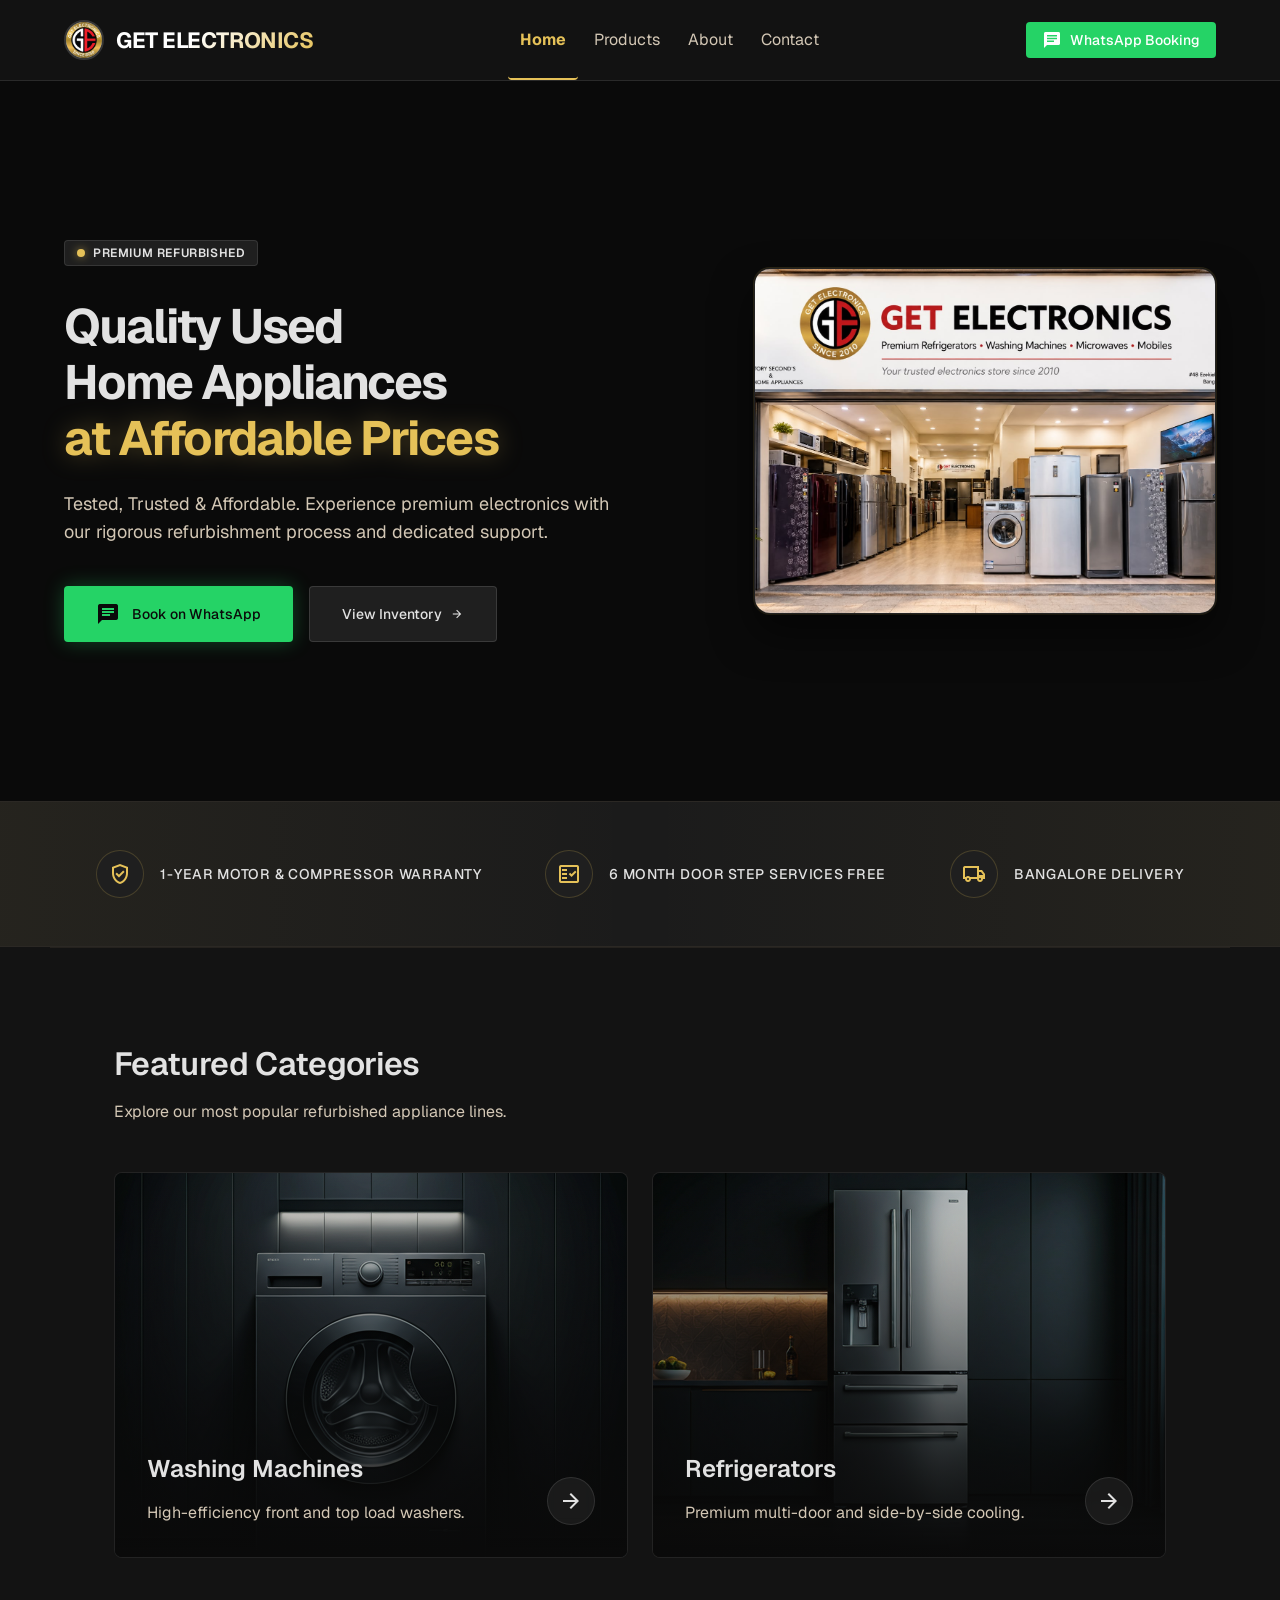
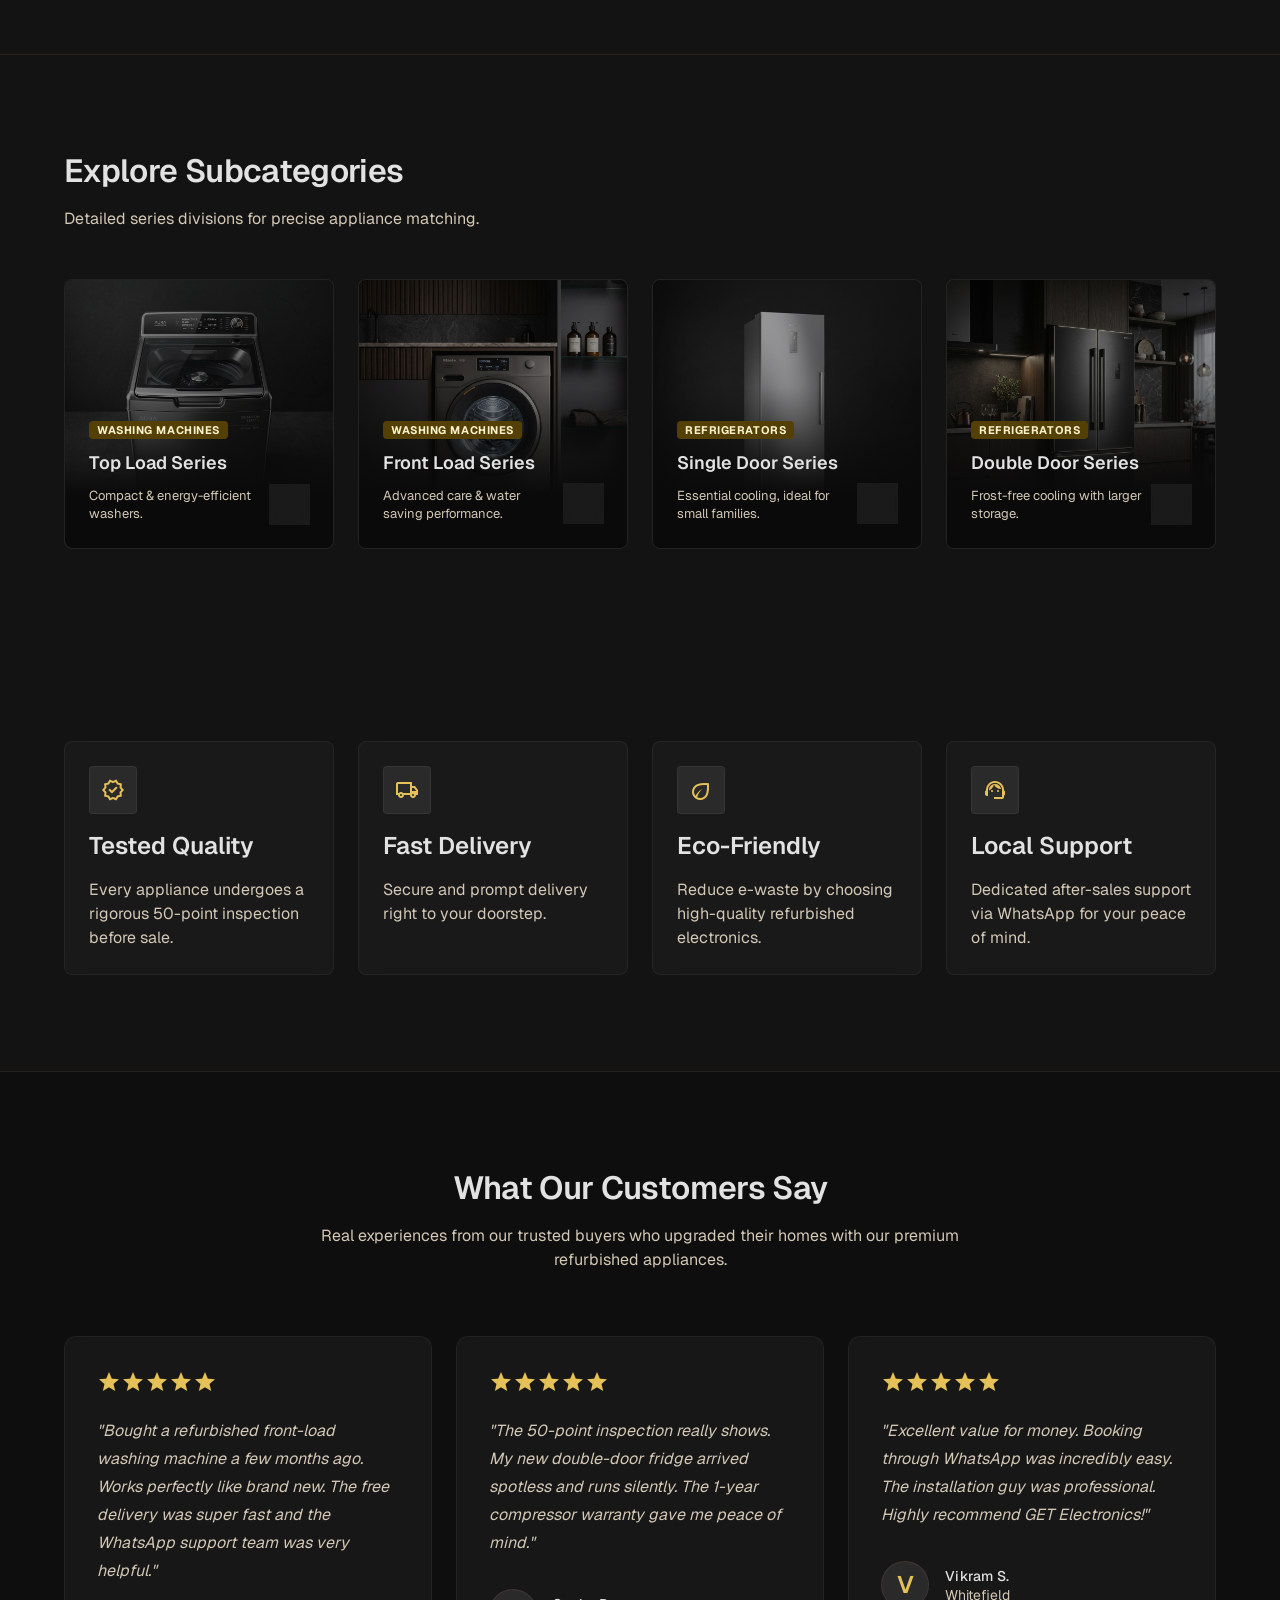
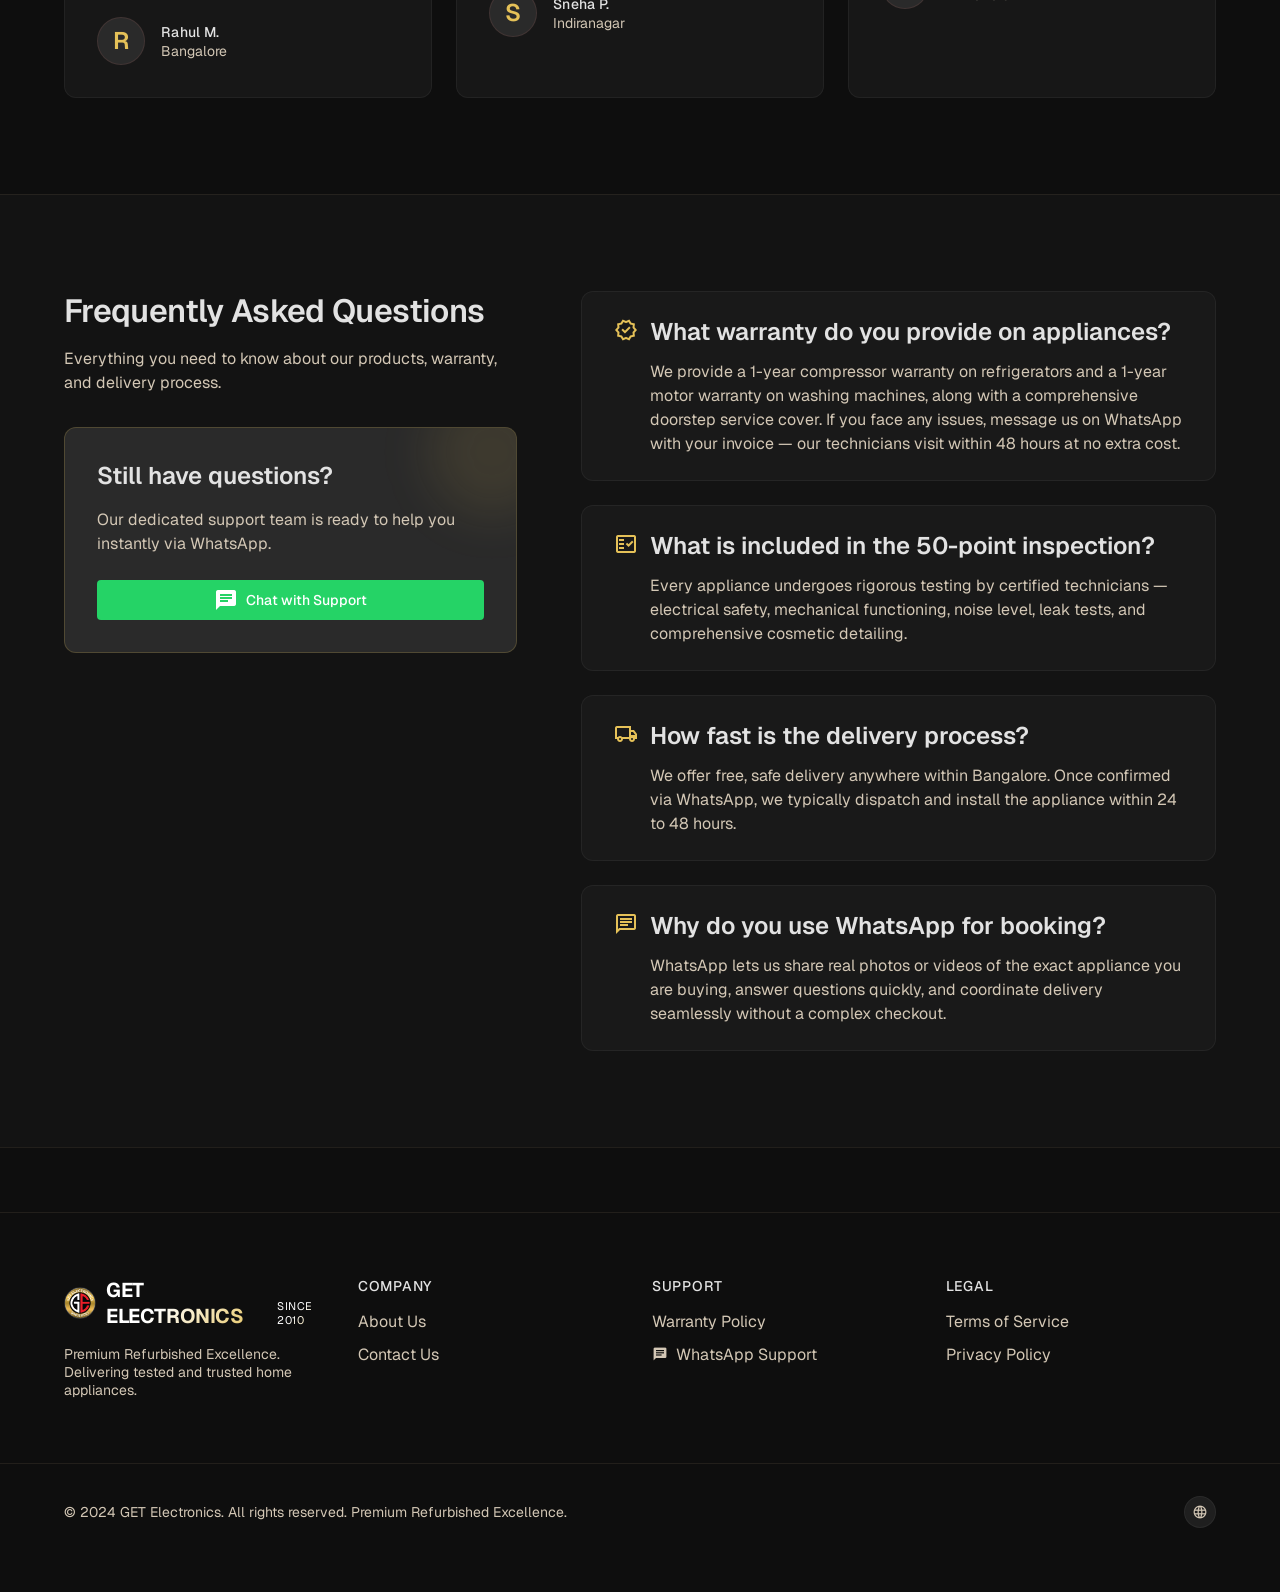
<file: index.html>
<!DOCTYPE html>
<html lang="en">

<head>
  <meta charset="UTF-8" />
  <meta name="viewport" content="width=device-width, initial-scale=1.0" />
  <title>GET Electronics — Premium Refurbished Appliances</title>
  <meta name="description" content="GET Electronics Bangalore offers premium refurbished home appliances with a 1-year motor & compressor warranty and free doorstep service. Browse verified washing machines and refrigerators." />
  <meta name="keywords" content="refurbished appliances Bangalore, second hand washing machine Bangalore, used refrigerator Bangalore, GET Electronics Bangalore" />
  <!-- Open Graph -->
  <meta property="og:title" content="GET Electronics — Premium Refurbished Appliances" />
  <meta property="og:description" content="Tested and trusted second-hand refrigerators and washing machines in Bangalore. 1-year warranty and free home delivery." />
  <meta property="og:image" content="images/shop.jpg" />
  <meta property="og:type" content="website" />
  <link rel="stylesheet"
    href="https://fonts.googleapis.com/css2?family=Material+Symbols+Outlined:opsz,wght,FILL,GRAD@20..48,100..700,0..1,-50..200" />
  <link rel="preconnect" href="https://fonts.googleapis.com" />
  <link rel="preconnect" href="https://fonts.gstatic.com" crossorigin />
  <link href="https://fonts.googleapis.com/css2?family=Geist:wght@400;500;600;700&display=swap" rel="stylesheet" />
  <link rel="preload" as="image" href="images/shop.jpg" fetchpriority="high" />
  <link rel="icon" type="image/jpeg" href="images/logo.jpeg" />
  <link rel="stylesheet" href="style.css">
</head>

<body>

  <!-- ── NAV ─────────────────────────────────────────────── -->
  <header>
    <nav id="nav">
      <div class="nav-inner">
        <div class="nav-logo"><button class="nav-mobile-back" onclick="window.history.back()" aria-label="Go back"><span
              class="material-symbols-outlined">arrow_back</span></button><a href="index.html"><img
              src="images/logo.jpeg" alt="GET Electronics Logo" /><span>GET ELECTRONICS</span></a></div>
        <div class="nav-links" id="desktop-nav">
          <a class="nav-link active" href="index.html">Home</a>
          <a class="nav-link" href="shop.html">Products</a>
          <a class="nav-link" href="about.html">About</a>
          <a class="nav-link" href="contact.html">Contact</a>
        </div>
        <div class="nav-right">
          <a href="https://wa.me/919036241002?text=Hi%2C%20I%20would%20like%20to%20enquire%20about%20refurbished%20appliances%20at%20GET%20Electronics."
            target="_blank" class="btn-whatsapp hide-mobile">
            <span class="material-symbols-outlined filled icon-20">chat</span>
            WhatsApp Booking
          </a>
        </div>
      </div>
    </nav>

    <!-- Bottom Nav for Mobile -->
    <nav id="bottom-nav">
      <a class="bottom-nav-item active" href="index.html">
        <span class="material-symbols-outlined">home</span>
        <span>Home</span>
      </a>
      <a class="bottom-nav-item" href="shop.html">
        <span class="material-symbols-outlined">category</span>
        <span>Products</span>
      </a>
      <a class="bottom-nav-item" href="about.html">
        <span class="material-symbols-outlined">info</span>
        <span>About</span>
      </a>
      <a class="bottom-nav-item" href="contact.html">
        <span class="material-symbols-outlined">call</span>
        <span>Contact</span>
      </a>
    </nav>
  </header>

  <div class="page active">

    <!-- Hero -->
    <section class="hero">
      <div class="hero-content">
        <div class="hero-layout">
          <div class="hero-text-container">
            <div class="hero-badge">
              <div class="hero-badge-dot animate-pulse"></div>
              <span class="text-label-sm text-on-surface uppercase">Premium Refurbished</span>
            </div>
            <h1 class="text-display-lg text-on-surface hero-title">
              Quality Used <br />Home Appliances <br />
              <span class="highlight">at Affordable Prices</span>
            </h1>
            <p class="text-body-lg hero-desc">
              Tested, Trusted &amp; Affordable. Experience premium electronics with our rigorous refurbishment process and
              dedicated support.
            </p>
            <div class="hero-actions">
              <a class="btn-primary"
                href="https://wa.me/919036241002?text=Hi%2C%20I%20would%20like%20to%20enquire%20about%20refurbished%20appliances%20at%20GET%20Electronics."
                target="_blank">
                <span class="material-symbols-outlined filled">chat</span>
                Book on WhatsApp
              </a>
              <button class="btn-secondary" onclick="window.location.href='shop.html'">
                View Inventory
                <span class="material-symbols-outlined text-sm">arrow_forward</span>
              </button>
            </div>
          </div>
          <div class="hero-img-container">
            <img alt="GET Electronics Showroom" src="images/shop.jpg" fetchpriority="high" decoding="async" />
          </div>
        </div>
      </div>
    </section>
    <!-- Trust Markers -->
    <section class="trust-bar">
      <div class="trust-items">
        <div class="trust-item">
          <div class="trust-icon"><span class="material-symbols-outlined text-primary">verified_user</span></div>
          <span class="text-label-md text-on-surface uppercase tracking-wider">1-YEAR MOTOR &amp; COMPRESSOR
            WARRANTY</span>
        </div>
        <div class="trust-item">
          <div class="trust-icon"><span class="material-symbols-outlined text-primary">fact_check</span></div>
          <span class="text-label-md text-on-surface uppercase tracking-wider">6 MONTH DOOR STEP SERVICES FREE</span>
        </div>
        <div class="trust-item">
          <div class="trust-icon"><span class="material-symbols-outlined text-primary">local_shipping</span></div>
          <span class="text-label-md text-on-surface uppercase tracking-wider">Bangalore Delivery</span>
        </div>
      </div>
    </section>
    <!-- Featured Categories -->
    <section class="categories-section">
      <div class="section-header">
        <h2 class="text-headline-lg text-on-surface mb-4">Featured Categories</h2>
        <p class="text-body-md text-on-surface-variant">Explore our most popular refurbished appliance lines.</p>
      </div>
      <div class="cat-grid">
        <div class="cat-card" onclick="window.location.href='washing-machines.html'">
          <img alt="Washing Machines" src="images/washing-machines-featured.jpg" loading="lazy" decoding="async" />
          <div class="cat-overlay"></div>
          <div class="cat-info">
            <div>
              <h3 class="text-headline-md text-on-surface mb-4" style="font-size:24px;">Washing Machines</h3>
              <p class="text-body-md text-on-surface-variant max-w-sm">High-efficiency front and top load washers.</p>
            </div>
            <div class="cat-arrow">
              <span class="material-symbols-outlined text-on-surface">arrow_forward</span>
            </div>
          </div>
        </div>
        <div class="cat-card" onclick="window.location.href='refrigerators.html'">
          <img alt="Refrigerators" src="images/refrigerators-featured.jpg" loading="lazy" decoding="async" />
          <div class="cat-overlay"></div>
          <div class="cat-info">
            <div>
              <h3 class="text-headline-md text-on-surface mb-4" style="font-size:24px;">Refrigerators</h3>
              <p class="text-body-md text-on-surface-variant max-w-sm">Premium multi-door and side-by-side cooling.</p>
            </div>
            <div class="cat-arrow">
              <span class="material-symbols-outlined text-on-surface">arrow_forward</span>
            </div>
          </div>
        </div>
    </section>

    <!-- Subcategories Section -->
    <section class="subcategories-section">
      <div class="section-header">
        <h2 class="text-headline-lg text-on-surface mb-4">Explore Subcategories</h2>
        <p class="text-body-md text-on-surface-variant">Detailed series divisions for precise appliance matching.</p>
      </div>
      <div class="subcat-grid">
        <!-- Top Load Washing Machines -->
        <div class="subcat-card" onclick="window.location.href='washing-machines-top-load.html'">
          <img alt="Top Load Washing Machines" src="images/top-load-washing-machine.png" loading="lazy"
            decoding="async" />
          <div class="subcat-overlay"></div>
          <div class="subcat-info">
            <div>
              <span class="subcat-badge">Washing Machines</span>
              <h3 class="text-headline-md text-on-surface mb-4"
                style="font-size:18px; margin-top:8px; margin-bottom:8px;">Top Load Series</h3>
              <p class="text-body-md text-on-surface-variant" style="font-size:13px; line-height:1.4;">Compact &
                energy-efficient washers.</p>
            </div>
            <div class="subcat-arrow">
              <span class="material-symbols-outlined text-on-surface">arrow_forward</span>
            </div>
          </div>
        </div>

        <!-- Front Load Washing Machines -->
        <div class="subcat-card" onclick="window.location.href='washing-machines-front-load.html'">
          <img alt="Front Load Washing Machines" src="images/washing-machines-category.png" loading="lazy"
            decoding="async" />
          <div class="subcat-overlay"></div>
          <div class="subcat-info">
            <div>
              <span class="subcat-badge">Washing Machines</span>
              <h3 class="text-headline-md text-on-surface mb-4"
                style="font-size:18px; margin-top:8px; margin-bottom:8px;">Front Load Series</h3>
              <p class="text-body-md text-on-surface-variant" style="font-size:13px; line-height:1.4;">Advanced care &
                water saving performance.</p>
            </div>
            <div class="subcat-arrow">
              <span class="material-symbols-outlined text-on-surface">arrow_forward</span>
            </div>
          </div>
        </div>

        <!-- Single Door Refrigerators -->
        <div class="subcat-card" onclick="window.location.href='refrigerators-single-door.html'">
          <img alt="Single Door Refrigerators" src="images/single-door-refrigerator.png" loading="lazy"
            decoding="async" />
          <div class="subcat-overlay"></div>
          <div class="subcat-info">
            <div>
              <span class="subcat-badge">Refrigerators</span>
              <h3 class="text-headline-md text-on-surface mb-4"
                style="font-size:18px; margin-top:8px; margin-bottom:8px;">Single Door Series</h3>
              <p class="text-body-md text-on-surface-variant" style="font-size:13px; line-height:1.4;">Essential
                cooling, ideal for small families.</p>
            </div>
            <div class="subcat-arrow">
              <span class="material-symbols-outlined text-on-surface">arrow_forward</span>
            </div>
          </div>
        </div>

        <!-- Double Door Refrigerators -->
        <div class="subcat-card" onclick="window.location.href='refrigerators-double-door.html'">
          <img alt="Double Door Refrigerators" src="images/double-door-category-cover.png" loading="lazy"
            decoding="async" />
          <div class="subcat-overlay"></div>
          <div class="subcat-info">
            <div>
              <span class="subcat-badge">Refrigerators</span>
              <h3 class="text-headline-md text-on-surface mb-4"
                style="font-size:18px; margin-top:8px; margin-bottom:8px;">Double Door Series</h3>
              <p class="text-body-md text-on-surface-variant" style="font-size:13px; line-height:1.4;">Frost-free
                cooling with larger storage.</p>
            </div>
            <div class="subcat-arrow">
              <span class="material-symbols-outlined text-on-surface">arrow_forward</span>
            </div>
          </div>
        </div>
      </div>
    </section>

    <!-- Features -->
    <section class="features-section">
      <div class="features-grid">
        <div class="feature-card">
          <div class="feature-icon"><span class="material-symbols-outlined text-primary">verified</span></div>
          <div>
            <h3 class="text-headline-md text-on-surface mb-4">Tested Quality</h3>
            <p class="text-body-md text-on-surface-variant">Every appliance undergoes a rigorous 50-point inspection
              before sale.</p>
          </div>
        </div>
        <div class="feature-card">
          <div class="feature-icon"><span class="material-symbols-outlined text-primary">local_shipping</span></div>
          <div>
            <h3 class="text-headline-md text-on-surface mb-4">Fast Delivery</h3>
            <p class="text-body-md text-on-surface-variant">Secure and prompt delivery right to your doorstep.</p>
          </div>
        </div>
        <div class="feature-card">
          <div class="feature-icon"><span class="material-symbols-outlined text-primary">eco</span></div>
          <div>
            <h3 class="text-headline-md text-on-surface mb-4">Eco-Friendly</h3>
            <p class="text-body-md text-on-surface-variant">Reduce e-waste by choosing high-quality refurbished
              electronics.</p>
          </div>
        </div>
        <div class="feature-card">
          <div class="feature-icon"><span class="material-symbols-outlined text-primary">support_agent</span></div>
          <div>
            <h3 class="text-headline-md text-on-surface mb-4">Local Support</h3>
            <p class="text-body-md text-on-surface-variant">Dedicated after-sales support via WhatsApp for your peace of
              mind.</p>
          </div>
        </div>
      </div>
    </section>
    <!-- Testimonials -->
    <section class="testimonials-section">
      <div class="testimonials-inner">
        <div class="section-header-centered">
          <h2 class="text-headline-lg text-on-surface mb-4">What Our Customers Say</h2>
          <p class="text-body-md text-on-surface-variant max-w-2xl mx-auto">Real experiences from our trusted buyers who
            upgraded their homes with our premium refurbished appliances.</p>
        </div>
        <div class="testimonials-grid">
          <div class="testimonial-card">
            <div class="stars">
              <span class="material-symbols-outlined filled">star</span><span
                class="material-symbols-outlined filled">star</span><span
                class="material-symbols-outlined filled">star</span><span
                class="material-symbols-outlined filled">star</span><span
                class="material-symbols-outlined filled">star</span>
            </div>
            <p class="text-body-md text-on-surface-variant italic leading-relaxed mb-8">"Bought a refurbished front-load
              washing machine a few months ago. Works perfectly like brand new. The free delivery was super fast and the
              WhatsApp support team was very helpful."</p>
            <div style="display:flex;align-items:center;gap:16px;">
              <div class="avatar">R</div>
              <div>
                <div class="text-label-md text-on-surface">Rahul M.</div>
                <div class="text-sm text-on-surface-variant">Bangalore</div>
              </div>
            </div>
          </div>
          <div class="testimonial-card">
            <div class="stars">
              <span class="material-symbols-outlined filled">star</span><span
                class="material-symbols-outlined filled">star</span><span
                class="material-symbols-outlined filled">star</span><span
                class="material-symbols-outlined filled">star</span><span
                class="material-symbols-outlined filled">star</span>
            </div>
            <p class="text-body-md text-on-surface-variant italic leading-relaxed mb-8">"The 50-point inspection really
              shows. My new double-door fridge arrived spotless and runs silently. The 1-year compressor warranty gave
              me peace of
              mind."</p>
            <div style="display:flex;align-items:center;gap:16px;">
              <div class="avatar">S</div>
              <div>
                <div class="text-label-md text-on-surface">Sneha P.</div>
                <div class="text-sm text-on-surface-variant">Indiranagar</div>
              </div>
            </div>
          </div>
          <div class="testimonial-card">
            <div class="stars">
              <span class="material-symbols-outlined filled">star</span><span
                class="material-symbols-outlined filled">star</span><span
                class="material-symbols-outlined filled">star</span><span
                class="material-symbols-outlined filled">star</span><span
                class="material-symbols-outlined filled">star</span>
            </div>
            <p class="text-body-md text-on-surface-variant italic leading-relaxed mb-8">"Excellent value for money.
              Booking through WhatsApp was incredibly easy. The installation guy was professional. Highly recommend GET
              Electronics!"</p>
            <div style="display:flex;align-items:center;gap:16px;">
              <div class="avatar">V</div>
              <div>
                <div class="text-label-md text-on-surface">Vikram S.</div>
                <div class="text-sm text-on-surface-variant">Whitefield</div>
              </div>
            </div>
          </div>
        </div>
      </div>
    </section>
    <!-- FAQ -->
    <section class="faq-section">
      <div class="faq-grid">
        <div>
          <h2 class="text-headline-lg text-on-surface mb-4">Frequently Asked Questions</h2>
          <p class="text-body-md text-on-surface-variant mb-8">Everything you need to know about our products, warranty,
            and delivery process.</p>
          <div class="faq-cta">
            <div style="position:relative;z-index:1;">
              <h3 class="text-headline-md text-on-surface mb-4">Still have questions?</h3>
              <p class="text-on-surface-variant text-body-md mb-6">Our dedicated support team is ready to help you
                instantly via WhatsApp.</p>
              <a class="btn-whatsapp"
                href="https://wa.me/919036241002?text=Hi%2C%20I%20would%20like%20to%20enquire%20about%20refurbished%20appliances%20at%20GET%20Electronics."
                style="width:100%;justify-content:center;" target="_blank">
                <span class="material-symbols-outlined filled">chat</span>
                Chat with Support
              </a>
            </div>
          </div>
        </div>
        <div style="display:flex;flex-direction:column;gap:24px;">
          <div class="faq-item">
            <div class="faq-q">
              <span class="material-symbols-outlined text-primary" style="margin-top:2px;">verified</span>
              <h4 class="text-headline-md text-on-surface">What warranty do you provide on appliances?</h4>
            </div>
            <p class="text-body-md text-on-surface-variant faq-a">We provide a 1-year compressor warranty on
              refrigerators and a 1-year motor warranty on washing machines, along with a comprehensive doorstep service
              cover. If you face any issues, message us on WhatsApp with your invoice — our technicians visit within 48
              hours at no extra cost.</p>
          </div>
          <div class="faq-item">
            <div class="faq-q">
              <span class="material-symbols-outlined text-primary" style="margin-top:2px;">fact_check</span>
              <h4 class="text-headline-md text-on-surface">What is included in the 50-point inspection?</h4>
            </div>
            <p class="text-body-md text-on-surface-variant faq-a">Every appliance undergoes rigorous testing by
              certified technicians — electrical safety, mechanical functioning, noise level, leak tests, and
              comprehensive cosmetic detailing.</p>
          </div>
          <div class="faq-item">
            <div class="faq-q">
              <span class="material-symbols-outlined text-primary" style="margin-top:2px;">local_shipping</span>
              <h4 class="text-headline-md text-on-surface">How fast is the delivery process?</h4>
            </div>
            <p class="text-body-md text-on-surface-variant faq-a">We offer free, safe delivery anywhere within
              Bangalore. Once confirmed via WhatsApp, we typically dispatch and install the appliance within 24 to 48
              hours.</p>
          </div>
          <div class="faq-item">
            <div class="faq-q">
              <span class="material-symbols-outlined text-primary" style="margin-top:2px;">chat</span>
              <h4 class="text-headline-md text-on-surface">Why do you use WhatsApp for booking?</h4>
            </div>
            <p class="text-body-md text-on-surface-variant faq-a">WhatsApp lets us share real photos or videos of the
              exact appliance you are buying, answer questions quickly, and coordinate delivery seamlessly without a
              complex checkout.</p>
          </div>
        </div>
      </div>
    </section>


  </div>

  <footer>

    <footer>
      <div class="footer-grid">
        <div>
          <div class="footer-logo"><img src="images/logo.jpeg" alt="GET Electronics Logo" /><span>GET
              ELECTRONICS</span><span
              style="font-size: 11px; opacity: 1; margin-left: 6px; font-weight: normal; letter-spacing: 0.5px; align-self: flex-end; margin-bottom: 2px;">SINCE
              2010</span></div>
          <p class="footer-desc">Premium Refurbished Excellence. Delivering tested and trusted home appliances.</p>
        </div>
        <div>
          <h4 class="footer-col-title">Company</h4>
          <ul class="footer-links">
            <li><a href="about.html">About Us</a></li>
            <li><a href="contact.html">Contact Us</a></li>
          </ul>
        </div>
        <div>
          <h4 class="footer-col-title">Support</h4>
          <ul class="footer-links">
            <li><a href="#">Warranty Policy</a></li>
            <li><a
                href="https://wa.me/919036241002?text=Hi%2C%20I%20would%20like%20to%20enquire%20about%20refurbished%20appliances%20at%20GET%20Electronics."
                target="_blank"><span class="material-symbols-outlined filled" style="font-size:16px;">chat</span>
                WhatsApp Support</a></li>
          </ul>
        </div>
        <div>
          <h4 class="footer-col-title">Legal</h4>
          <ul class="footer-links">
            <li><a href="#">Terms of Service</a></li>
            <li><a href="#">Privacy Policy</a></li>
          </ul>
        </div>
      </div>
      <div class="footer-bottom">
        <p class="footer-copy">© 2024 GET Electronics. All rights reserved. Premium Refurbished Excellence.</p>
        <div class="footer-globe"><span class="material-symbols-outlined" style="font-size:16px;">language</span></div>
      </div>
    </footer>

  </footer>

</body>

</html>
</file>
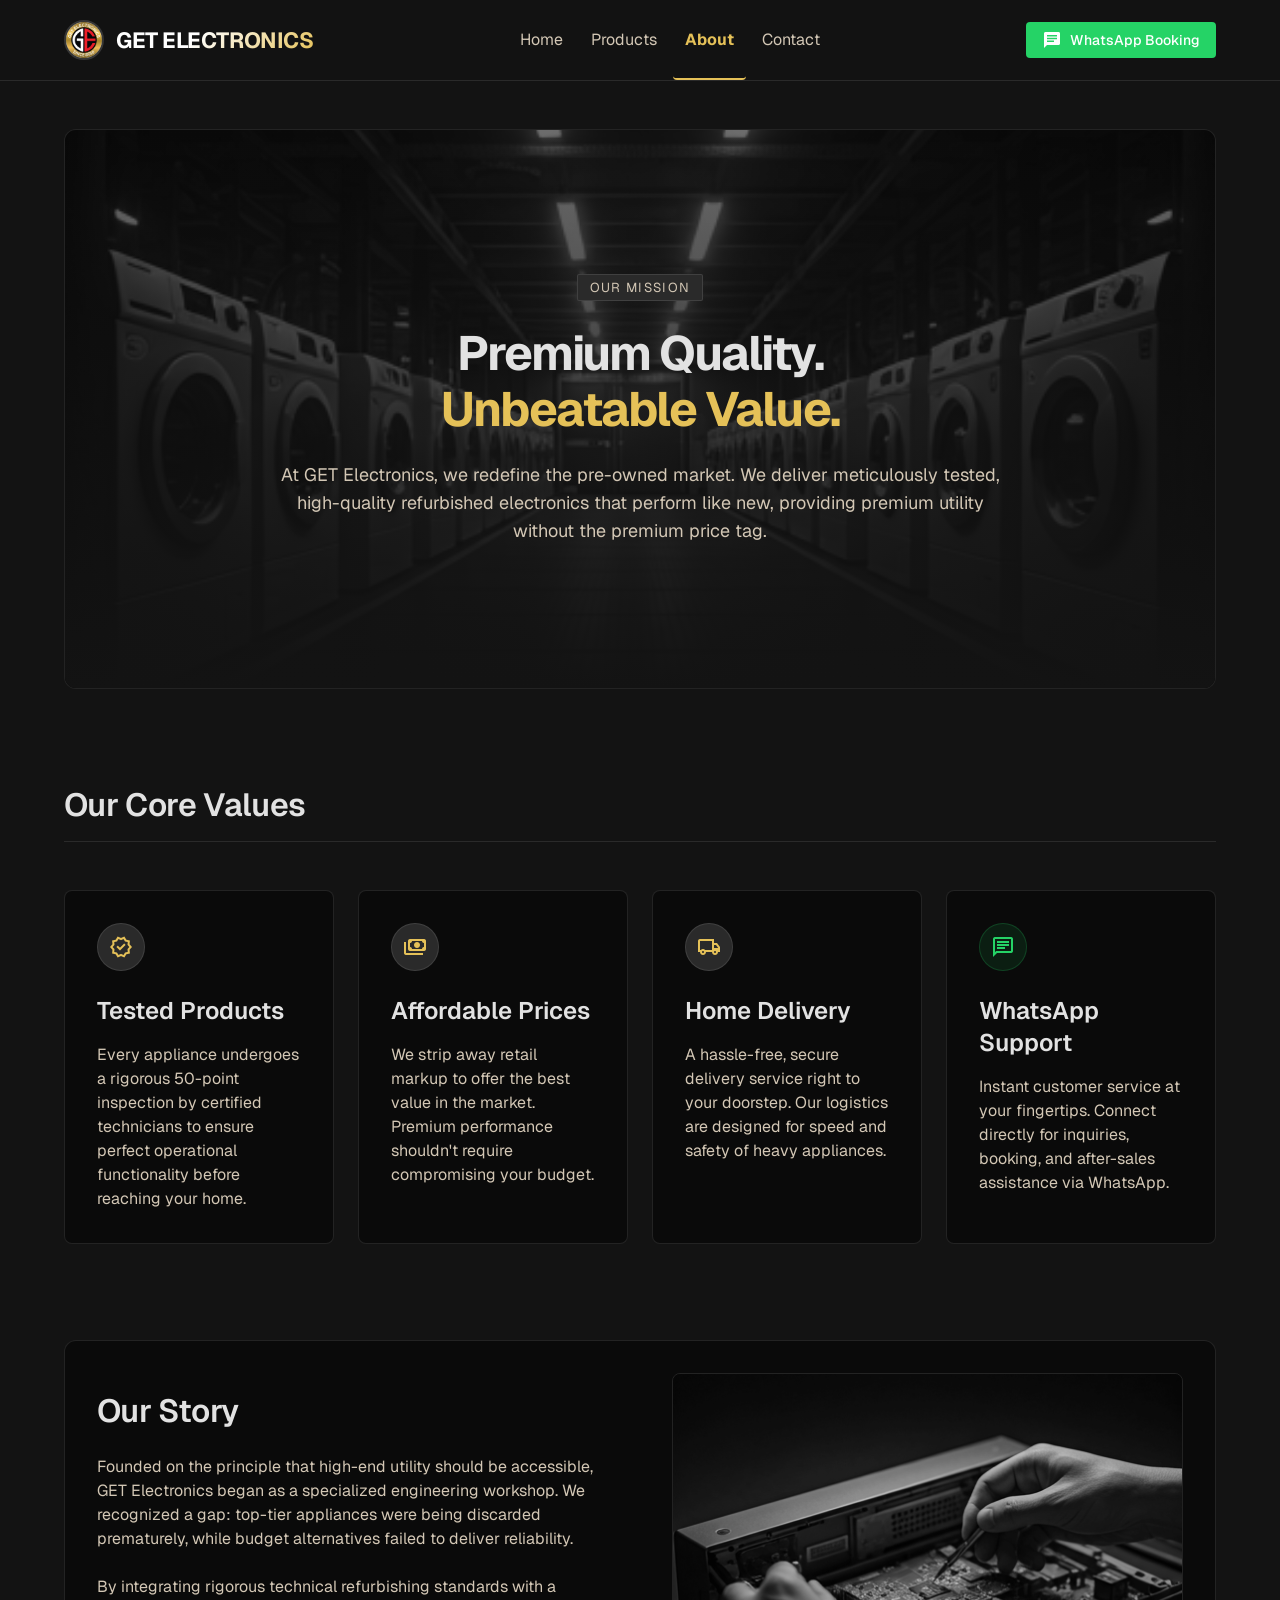
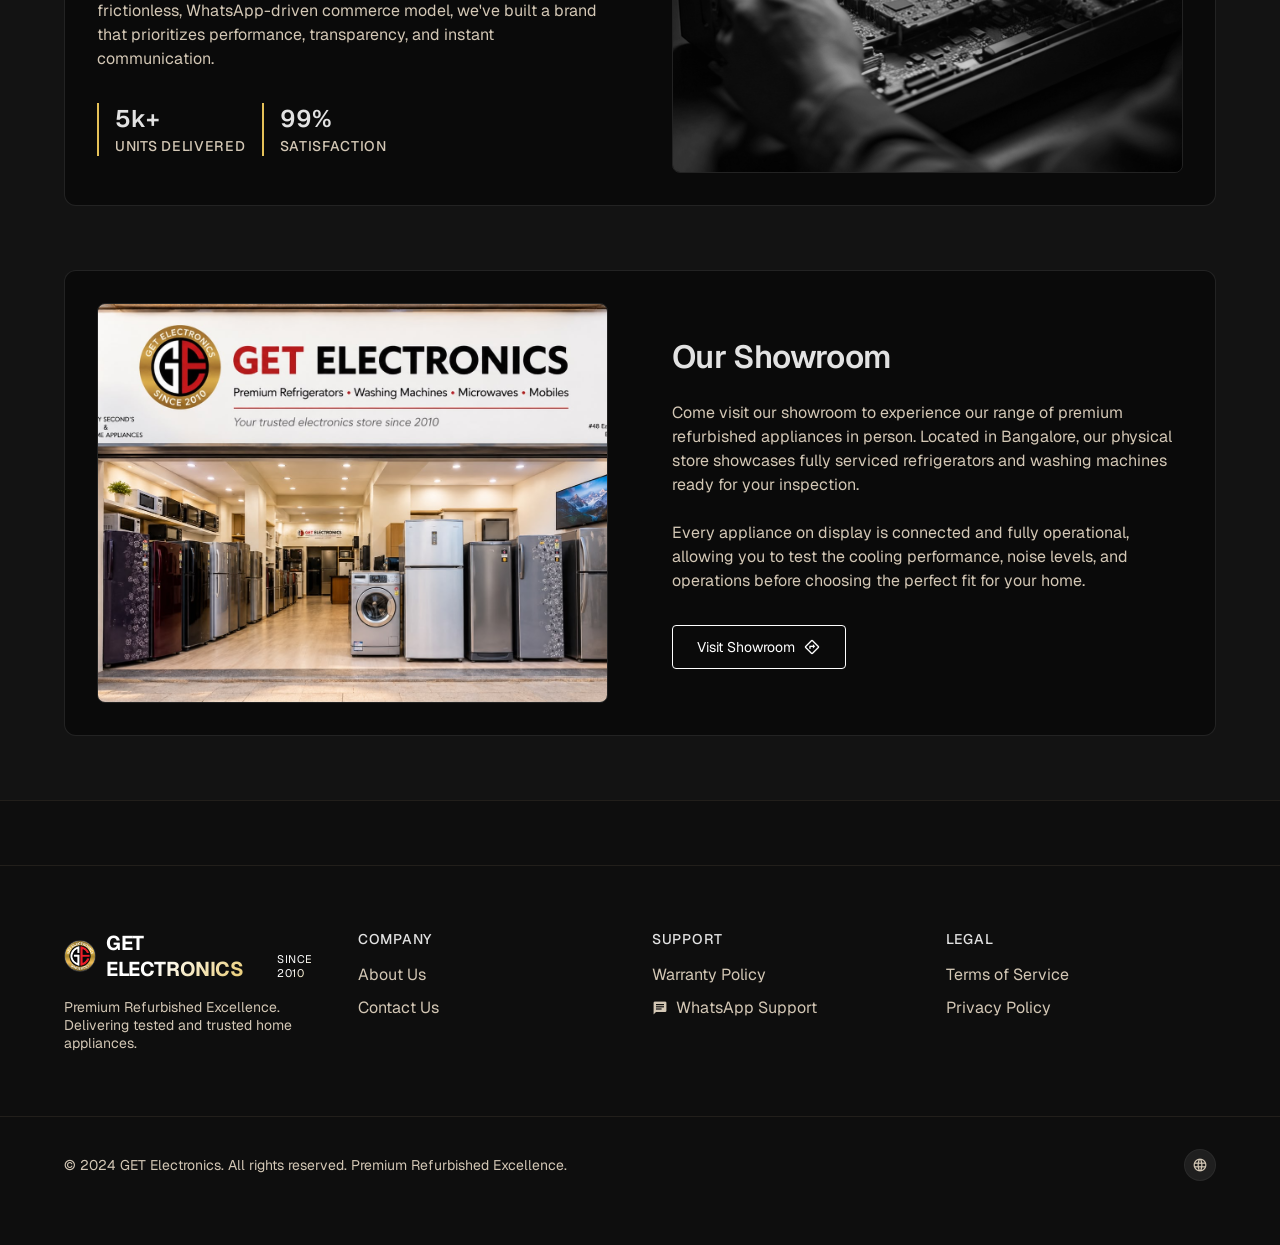
<file: about.html>
<!DOCTYPE html>
<html lang="en">

<head>
  <meta charset="UTF-8" />
  <meta name="viewport" content="width=device-width, initial-scale=1.0" />
  <title>About Us — GET Electronics</title>
  <meta name="description" content="Learn about GET Electronics, Bangalore's trusted workshop for technical refurbishing and quality testing of second-hand home appliances." />
  <meta name="keywords" content="about GET Electronics, second hand appliances showroom Bangalore, used electronics store Bangalore" />
  <!-- Open Graph -->
  <meta property="og:title" content="About Us — GET Electronics" />
  <meta property="og:description" content="Learn about our rigorous 50-point technical inspection process and our Bangalore showroom." />
  <meta property="og:image" content="images/shop.jpg" />
  <meta property="og:type" content="website" />
  <link rel="stylesheet"
    href="https://fonts.googleapis.com/css2?family=Material+Symbols+Outlined:opsz,wght,FILL,GRAD@20..48,100..700,0..1,-50..200" />
  <link rel="preconnect" href="https://fonts.googleapis.com" />
  <link rel="preconnect" href="https://fonts.gstatic.com" crossorigin />
  <link href="https://fonts.googleapis.com/css2?family=Geist:wght@400;500;600;700&display=swap" rel="stylesheet" />
  <link rel="icon" type="image/jpeg" href="images/logo.jpeg" />
  <link rel="stylesheet" href="style.css">
</head>

<body>

  <!-- ── NAV ─────────────────────────────────────────────── -->
  <header>
    <nav id="nav">
      <div class="nav-inner">
        <div class="nav-logo"><button class="nav-mobile-back" onclick="window.history.back()" aria-label="Go back"><span class="material-symbols-outlined">arrow_back</span></button><a href="index.html"><img src="images/logo.jpeg" alt="GET Electronics Logo" /><span>GET ELECTRONICS</span></a></div>
        <div class="nav-links" id="desktop-nav">
          <a class="nav-link" href="index.html">Home</a>
          <a class="nav-link" href="shop.html">Products</a>
          <a class="nav-link active" href="about.html">About</a>
          <a class="nav-link" href="contact.html">Contact</a>
        </div>
        <div class="nav-right">
          <a href="https://wa.me/919036241002?text=Hi%2C%20I%20would%20like%20to%20enquire%20about%20refurbished%20appliances%20at%20GET%20Electronics." target="_blank" class="btn-whatsapp hide-mobile">
            <span class="material-symbols-outlined filled icon-20">chat</span>
            WhatsApp Booking
          </a>
        </div>
      </div>
    </nav>

    <!-- Bottom Nav for Mobile -->
    <nav id="bottom-nav">
      <a class="bottom-nav-item" href="index.html">
        <span class="material-symbols-outlined">home</span>
        <span>Home</span>
      </a>
      <a class="bottom-nav-item" href="shop.html">
        <span class="material-symbols-outlined">category</span>
        <span>Products</span>
      </a>
      <a class="bottom-nav-item active" href="about.html">
        <span class="material-symbols-outlined">info</span>
        <span>About</span>
      </a>
      <a class="bottom-nav-item" href="contact.html">
        <span class="material-symbols-outlined">call</span>
        <span>Contact</span>
      </a>
    </nav>
  </header>

  <div class="page active">

<main style="flex-grow:1; padding:48px 0 64px;">
<div class="container" style="margin-bottom:0;">
<!-- About Hero -->
<div class="about-hero">
<img alt="" src="images/about-hero.jpg" style="position:absolute;inset:0;width:100%;height:100%;object-fit:cover;opacity:0.4;mix-blend-mode:luminosity;"/>
<div style="position:absolute;inset:0;background:linear-gradient(to top,var(--color-surface),transparent);">
</div>
<div style="position:relative;z-index:1;text-align:center;max-width:768px;padding:0 24px;">
<span style="display:inline-block;padding:4px 12px;margin-bottom:24px;border-radius:2px;background:var(--color-surface-container-high);border:1px solid rgba(255,255,255,0.1);font-size:13px;color:var(--color-on-surface-variant);text-transform:uppercase;letter-spacing:0.1em;">Our
              Mission</span>
<h1 class="text-display-lg text-on-surface" style="margin-bottom:24px;">Premium Quality.<br/><span class="text-primary">Unbeatable Value.</span></h1>
<p class="text-body-lg text-on-surface-variant">At GET Electronics, we redefine the pre-owned market. We
              deliver meticulously tested, high-quality refurbished electronics that perform like new, providing premium
              utility without the premium price tag.</p>
</div>
</div>
<!-- Values -->
<section style="margin-bottom:96px;">
<h2 class="text-headline-lg text-on-surface mb-12" style="border-bottom:1px solid var(--color-surface-container-high);padding-bottom:16px;">Our Core Values
          </h2>
<div class="values-grid">
<div class="value-card">
<div class="value-icon default"><span class="material-symbols-outlined text-primary">verified</span></div>
<h3 class="text-headline-md text-on-surface mb-4">Tested Products</h3>
<p class="text-body-md text-on-surface-variant">Every appliance undergoes a rigorous 50-point inspection
                by certified technicians to ensure perfect operational functionality before reaching your home.</p>
</div>
<div class="value-card">
<div class="value-icon default"><span class="material-symbols-outlined text-primary">payments</span></div>
<h3 class="text-headline-md text-on-surface mb-4">Affordable Prices</h3>
<p class="text-body-md text-on-surface-variant">We strip away retail markup to offer the best value in the
                market. Premium performance shouldn't require compromising your budget.</p>
</div>
<div class="value-card">
<div class="value-icon default"><span class="material-symbols-outlined text-primary">local_shipping</span>
</div>
<h3 class="text-headline-md text-on-surface mb-4">Home Delivery</h3>
<p class="text-body-md text-on-surface-variant">A hassle-free, secure delivery service right to your
                doorstep. Our logistics are designed for speed and safety of heavy appliances.</p>
</div>
<div class="value-card">
<div class="value-icon green"><span class="material-symbols-outlined text-whatsapp-green">chat</span>
</div>
<h3 class="text-headline-md text-on-surface mb-4">WhatsApp Support</h3>
<p class="text-body-md text-on-surface-variant">Instant customer service at your fingertips. Connect
                directly for inquiries, booking, and after-sales assistance via WhatsApp.</p>
</div>
</div>
</section>
<!-- Story -->
<section>
<div style="background:var(--color-surface-dark);border-radius:12px;border:1px solid rgba(255,255,255,0.1);padding:32px;">
<div class="story-grid">
<div>
<h2 class="text-headline-lg text-on-surface mb-6">Our Story</h2>
<p class="text-body-md text-on-surface-variant mb-6">Founded on the principle that high-end utility
                  should be accessible, GET Electronics began as a specialized engineering workshop. We recognized a
                  gap: top-tier appliances were being discarded prematurely, while budget alternatives failed to deliver
                  reliability.</p>
<p class="text-body-md text-on-surface-variant mb-8">By integrating rigorous technical refurbishing
                  standards with a frictionless, WhatsApp-driven commerce model, we've built a brand that prioritizes
                  performance, transparency, and instant communication.</p>
<div class="stat-bar">
<div class="stat-item">
<span class="text-headline-md text-on-surface block">5k+</span>
<span class="text-label-md text-on-surface-variant uppercase tracking-wider">Units Delivered</span>
</div>
<div class="stat-item">
<span class="text-headline-md text-on-surface block">99%</span>
<span class="text-label-md text-on-surface-variant uppercase tracking-wider">Satisfaction</span>
</div>
</div>
</div>
<div class="story-img">
<img alt="Technician inspecting equipment" src="images/technician.jpg"/>
</div>
</div>
</div>
</section>

<!-- Showroom Section -->
<section style="margin-top:64px;">
<div style="background:var(--color-surface-dark);border-radius:12px;border:1px solid rgba(255,255,255,0.1);padding:32px;">
<div class="story-grid" style="direction:rtl;">
<div style="direction:ltr;">
<h2 class="text-headline-lg text-on-surface mb-6">Our Showroom</h2>
<p class="text-body-md text-on-surface-variant mb-6">Come visit our showroom to experience our range of premium refurbished appliances in person. Located in Bangalore, our physical store showcases fully serviced refrigerators and washing machines ready for your inspection.</p>
<p class="text-body-md text-on-surface-variant mb-8">Every appliance on display is connected and fully operational, allowing you to test the cooling performance, noise levels, and operations before choosing the perfect fit for your home.</p>
<div style="display:flex;gap:16px;">
<a class="explore-btn" href="contact.html" style="text-decoration:none;display:inline-flex;margin-top:0;align-items:center;gap:8px;">
Visit Showroom
<span class="material-symbols-outlined" style="font-size:18px;">directions</span>
</a>
</div>
</div>
<div class="story-img" style="direction:ltr;">
<img alt="GET Electronics Showroom" src="images/shop.jpg" style="filter:none; opacity:1;"/>
</div>
</div>
</div>
</section>
</div>
</main>


  </div>

  <footer>

<footer>
<div class="footer-grid">
<div>
<div class="footer-logo"><img src="images/logo.jpeg" alt="GET Electronics Logo" /><span>GET ELECTRONICS</span><span style="font-size: 11px; opacity: 1; margin-left: 6px; font-weight: normal; letter-spacing: 0.5px; align-self: flex-end; margin-bottom: 2px;">SINCE 2010</span></div>
<p class="footer-desc">Premium Refurbished Excellence. Delivering tested and trusted home appliances.</p>
</div>
<div>
<h4 class="footer-col-title">Company</h4>
<ul class="footer-links">
<li><a href="about.html">About Us</a></li>
<li><a href="contact.html">Contact Us</a></li>
</ul>
</div>
<div>
<h4 class="footer-col-title">Support</h4>
<ul class="footer-links">
<li><a href="#">Warranty Policy</a></li>
<li><a href="https://wa.me/919036241002?text=Hi%2C%20I%20would%20like%20to%20enquire%20about%20refurbished%20appliances%20at%20GET%20Electronics." target="_blank"><span class="material-symbols-outlined filled" style="font-size:16px;">chat</span> WhatsApp Support</a></li>
</ul>
</div>
<div>
<h4 class="footer-col-title">Legal</h4>
<ul class="footer-links">
<li><a href="#">Terms of Service</a></li>
<li><a href="#">Privacy Policy</a></li>
</ul>
</div>
</div>
<div class="footer-bottom">
<p class="footer-copy">© 2024 GET Electronics. All rights reserved. Premium Refurbished Excellence.</p>
<div class="footer-globe"><span class="material-symbols-outlined" style="font-size:16px;">language</span></div>
</div>
</footer>

  </footer>

</body>
</html>
</file>
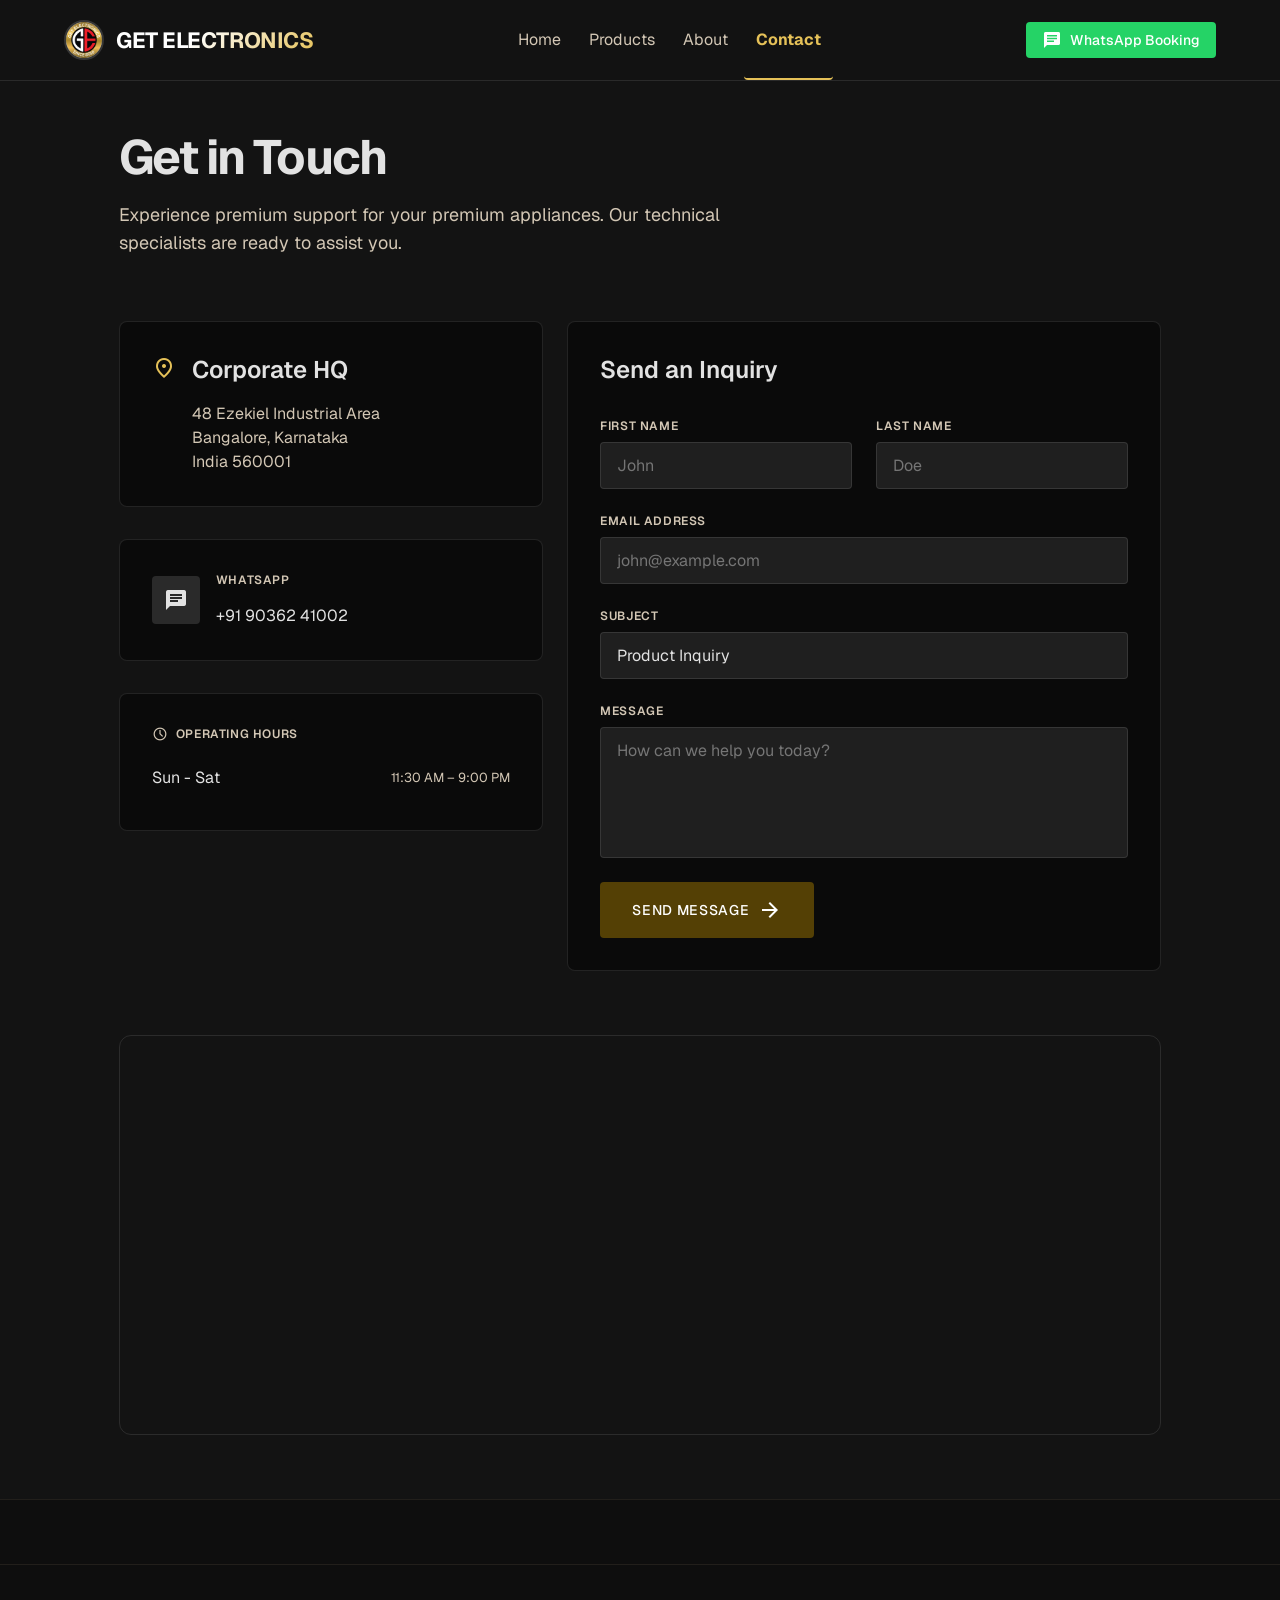
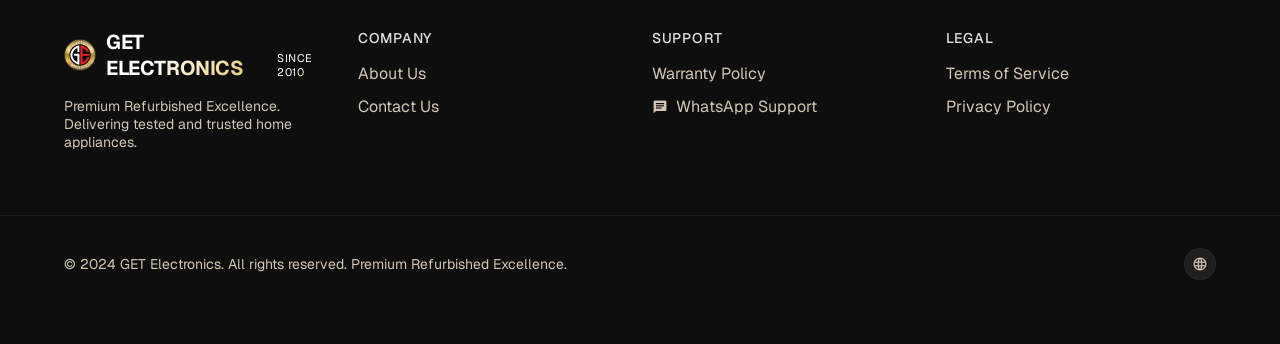
<file: contact.html>
<!DOCTYPE html>
<html lang="en">

<head>
  <meta charset="UTF-8" />
  <meta name="viewport" content="width=device-width, initial-scale=1.0" />
  <title>Contact — GET Electronics</title>
  <meta name="description" content="Contact GET Electronics in Bangalore. Send an inquiry for premium refurbished washing machines and refrigerators, or find our showroom location." />
  <meta name="keywords" content="contact GET Electronics, GET Electronics Bangalore location, Bangalore refurbished electronics contact" />
  <!-- Open Graph -->
  <meta property="og:title" content="Contact — GET Electronics" />
  <meta property="og:description" content="Get in touch with us on WhatsApp or find our showroom location in Bangalore." />
  <meta property="og:image" content="images/shop.jpg" />
  <meta property="og:type" content="website" />
  <link rel="stylesheet"
    href="https://fonts.googleapis.com/css2?family=Material+Symbols+Outlined:opsz,wght,FILL,GRAD@20..48,100..700,0..1,-50..200" />
  <link rel="preconnect" href="https://fonts.googleapis.com" />
  <link rel="preconnect" href="https://fonts.gstatic.com" crossorigin />
  <link href="https://fonts.googleapis.com/css2?family=Geist:wght@400;500;600;700&display=swap" rel="stylesheet" />
  <link rel="icon" type="image/jpeg" href="images/logo.jpeg" />
  <link rel="stylesheet" href="style.css">
</head>

<body>

  <!-- ── NAV ─────────────────────────────────────────────── -->
  <header>
    <nav id="nav">
      <div class="nav-inner">
        <div class="nav-logo"><button class="nav-mobile-back" onclick="window.history.back()" aria-label="Go back"><span
              class="material-symbols-outlined">arrow_back</span></button><a href="index.html"><img
              src="images/logo.jpeg" alt="GET Electronics Logo" /><span>GET ELECTRONICS</span></a></div>
        <div class="nav-links" id="desktop-nav">
          <a class="nav-link" href="index.html">Home</a>
          <a class="nav-link" href="shop.html">Products</a>
          <a class="nav-link" href="about.html">About</a>
          <a class="nav-link active" href="contact.html">Contact</a>
        </div>
        <div class="nav-right">
          <a href="https://wa.me/919036241002?text=Hi%2C%20I%20would%20like%20to%20enquire%20about%20refurbished%20appliances%20at%20GET%20Electronics."
            target="_blank" class="btn-whatsapp hide-mobile">
            <span class="material-symbols-outlined filled icon-20">chat</span>
            WhatsApp Booking
          </a>
        </div>
      </div>
    </nav>

    <!-- Bottom Nav for Mobile -->
    <nav id="bottom-nav">
      <a class="bottom-nav-item" href="index.html">
        <span class="material-symbols-outlined">home</span>
        <span>Home</span>
      </a>
      <a class="bottom-nav-item" href="shop.html">
        <span class="material-symbols-outlined">category</span>
        <span>Products</span>
      </a>
      <a class="bottom-nav-item" href="about.html">
        <span class="material-symbols-outlined">info</span>
        <span>About</span>
      </a>
      <a class="bottom-nav-item active" href="contact.html">
        <span class="material-symbols-outlined">call</span>
        <span>Contact</span>
      </a>
    </nav>
  </header>

  <div class="page active">

    <main class="container" style="flex-grow:1;padding:48px 0 var(--spacing-margin-desktop);">
      <header style="margin-bottom:64px;">
        <h1 class="text-display-lg text-on-surface mb-4" style="font-size:clamp(32px,5vw,48px);">Get in Touch</h1>
        <p class="text-body-lg text-on-surface-variant max-w-2xl">Experience premium support for your premium
          appliances. Our technical specialists are ready to assist you.</p>
      </header>
      <div class="contact-grid" style="margin-bottom:var(--spacing-margin-desktop);">
        <!-- Left -->
        <div style="display:flex;flex-direction:column;gap:32px;">
          <!-- Address -->
          <div class="contact-card">
            <div style="display:flex;align-items:flex-start;gap:16px;">
              <span class="material-symbols-outlined text-primary"
                style="font-size:24px;margin-top:2px;">location_on</span>
              <div>
                <h3 class="text-headline-md text-on-surface mb-4">Corporate HQ</h3>
                <p class="text-body-md text-on-surface-variant">48 Ezekiel Industrial Area<br />Bangalore,
                  Karnataka<br />India 560001</p>
              </div>
            </div>
          </div>
          <!-- Contact methods -->
          <div class="contact-card" style="display:flex;flex-direction:column;gap:24px;">
            <a class="contact-row"
              href="https://wa.me/919036241002?text=Hi%2C%20I%20would%20like%20to%20enquire%20about%20refurbished%20appliances%20at%20GET%20Electronics."
              style="text-decoration:none;" target="_blank">
              <div class="contact-icon-wrap wa">
                <span class="material-symbols-outlined filled text-on-surface">chat</span>
              </div>
              <div>
                <p class="text-label-sm text-on-surface-variant uppercase tracking-wider mb-4">WhatsApp</p>
                <p class="text-body-md text-on-surface">+91 90362 41002</p>
              </div>
            </a>
          </div>
          <!-- Hours -->
          <div class="contact-card">
            <h3 class="text-label-sm text-on-surface-variant uppercase tracking-wider mb-4"
              style="display:flex;align-items:center;gap:8px;">
              <span class="material-symbols-outlined" style="font-size:16px;">schedule</span> Operating Hours
            </h3>
            <div class="hours-row">
              <span class="text-body-md text-on-surface">Sun - Sat</span>
              <span class="text-mono-label text-on-surface-variant">11:30 AM – 9:00 PM</span>
            </div>
          </div>
        </div>
        <!-- Right: Form -->
        <div class="contact-card" style="height:100%;">
          <h2 class="text-headline-md text-on-surface" style="margin-bottom:32px;">Send an Inquiry</h2>
          <div style="display:flex;flex-direction:column;gap:24px;">
            <div class="form-grid">
              <div class="form-group">
                <label class="form-label" for="firstName">First Name</label>
                <input class="form-input" id="firstName" placeholder="John" type="text" />
              </div>
              <div class="form-group">
                <label class="form-label" for="lastName">Last Name</label>
                <input class="form-input" id="lastName" placeholder="Doe" type="text" />
              </div>
            </div>
            <div class="form-group">
              <label class="form-label" for="email">Email Address</label>
              <input class="form-input" id="email" placeholder="john@example.com" type="email" />
            </div>
            <div class="form-group">
              <label class="form-label" for="subject">Subject</label>
              <select class="form-select form-input" id="subject">
                <option>Product Inquiry</option>
                <option>Warranty Claim</option>
                <option>Technical Support</option>
                <option>Other</option>
              </select>
            </div>
            <div class="form-group">
              <label class="form-label" for="message">Message</label>
              <textarea class="form-textarea form-input" id="message" placeholder="How can we help you today?"
                rows="5"></textarea>
            </div>
            <button class="btn-send" onclick="sendToWhatsApp()" style="align-self:flex-start;" type="button">
              Send Message
              <span class="material-symbols-outlined btn-arrow">arrow_forward</span>
            </button>
          </div>
        </div>
      </div>
      <!-- Map -->
      <div class="map-section">
        <iframe
          src="https://www.google.com/maps/embed?pb=!1m18!1m12!1m3!1d3887.20513194555!2d77.61821929999999!3d13.0226052!2m3!1f0!2f0!3f0!3m2!1i1024!2i768!4f13.1!3m3!1m2!1s0x3bae173747465275:0x209545addf8ce10c!2sGet%20-%20Electronics!5e0!3m2!1sen!2sin!4v1780914753362!5m2!1sen!2sin"
          width="100%" height="100%" style="border:0;" allowfullscreen="" loading="lazy"
          referrerpolicy="no-referrer-when-downgrade"></iframe>
      </div>
    </main>


  </div>

  <footer>

    <footer>
      <div class="footer-grid">
        <div>
          <div class="footer-logo"><img src="images/logo.jpeg" alt="GET Electronics Logo" /><span>GET
              ELECTRONICS</span><span
              style="font-size: 11px; opacity: 1; margin-left: 6px; font-weight: normal; letter-spacing: 0.5px; align-self: flex-end; margin-bottom: 2px;">SINCE
              2010</span></div>
          <p class="footer-desc">Premium Refurbished Excellence. Delivering tested and trusted home appliances.</p>
        </div>
        <div>
          <h4 class="footer-col-title">Company</h4>
          <ul class="footer-links">
            <li><a href="about.html">About Us</a></li>
            <li><a href="contact.html">Contact Us</a></li>
          </ul>
        </div>
        <div>
          <h4 class="footer-col-title">Support</h4>
          <ul class="footer-links">
            <li><a href="#">Warranty Policy</a></li>
            <li><a
                href="https://wa.me/919036241002?text=Hi%2C%20I%20would%20like%20to%20enquire%20about%20refurbished%20appliances%20at%20GET%20Electronics."
                target="_blank"><span class="material-symbols-outlined filled" style="font-size:16px;">chat</span>
                WhatsApp Support</a></li>
          </ul>
        </div>
        <div>
          <h4 class="footer-col-title">Legal</h4>
          <ul class="footer-links">
            <li><a href="#">Terms of Service</a></li>
            <li><a href="#">Privacy Policy</a></li>
          </ul>
        </div>
      </div>
      <div class="footer-bottom">
        <p class="footer-copy">© 2024 GET Electronics. All rights reserved. Premium Refurbished Excellence.</p>
        <div class="footer-globe"><span class="material-symbols-outlined" style="font-size:16px;">language</span></div>
      </div>
    </footer>

  </footer>

  <script>
    function sendToWhatsApp() {
      const firstName = document.getElementById('firstName').value.trim();
      const lastName = document.getElementById('lastName').value.trim();
      const email = document.getElementById('email').value.trim();
      const subject = document.getElementById('subject').value;
      const message = document.getElementById('message').value.trim();

      if (!firstName || !lastName || !email || !message) {
        alert('Please fill out all fields before sending.');
        return;
      }

      const phoneNumber = '919036241002';
      const text = `Hi GET Electronics,

I would like to submit an enquiry:
*Name:* ${firstName} ${lastName}
*Email:* ${email}
*Subject:* ${subject}
*Message:* ${message}`;

      const whatsappUrl = `https://wa.me/${phoneNumber}?text=${encodeURIComponent(text)}`;
      window.open(whatsappUrl, '_blank');
    }
  </script>
</body>

</html>
</file>
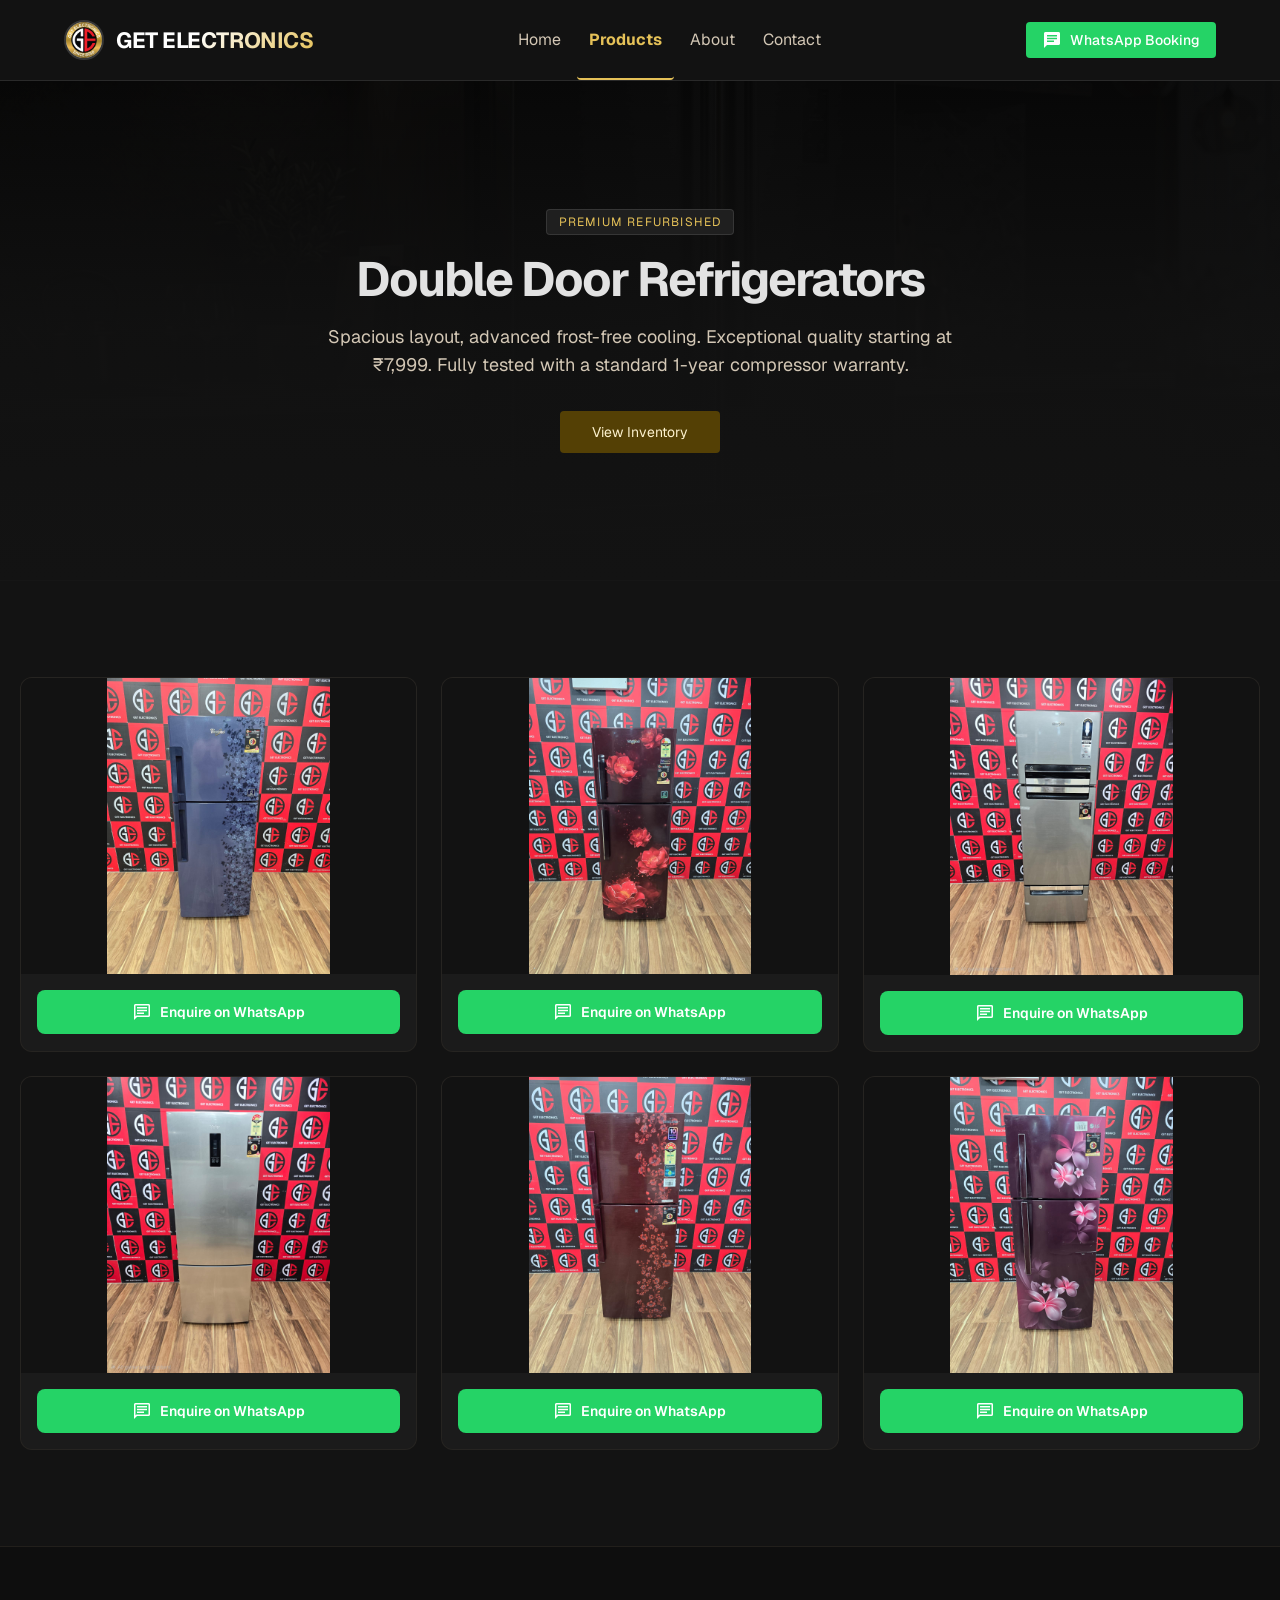
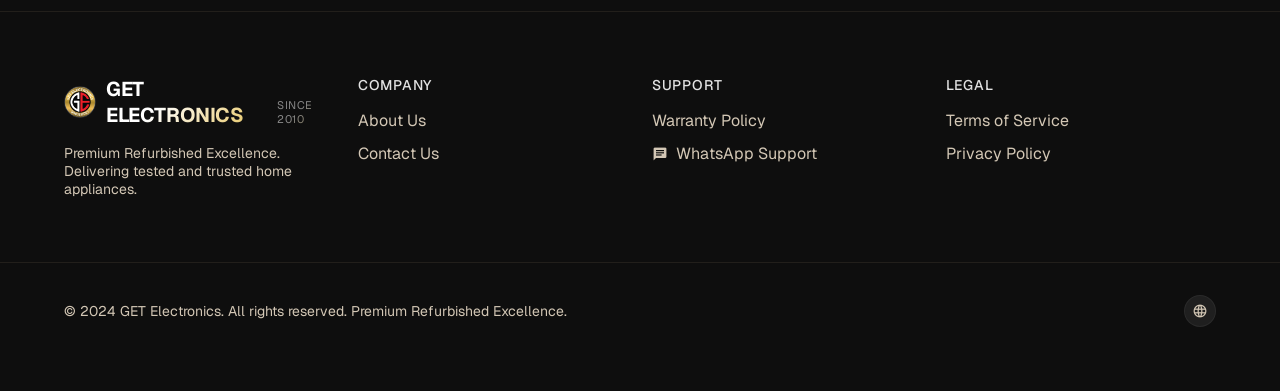
<file: refrigerators-double-door.html>
<!DOCTYPE html>
<html lang="en">

<head>
  <meta charset="UTF-8" />
  <meta name="viewport" content="width=device-width, initial-scale=1.0" />
  <title>Double Door Refrigerators — GET Electronics</title>
  <meta name="description" content="Spacious, frost-free refurbished double door refrigerators in Bangalore. Fully tested models starting at ₹8,999 with 1-year compressor warranty." />
  <meta name="keywords" content="refurbished double door refrigerator Bangalore, second hand double door fridge, used double door refrigerator Bangalore" />
  <!-- Open Graph -->
  <meta property="og:title" content="Double Door Refrigerators — GET Electronics" />
  <meta property="og:description" content="Browse certified refurbished double door refrigerators in Bangalore. Starting at ₹8,999 with a 1-year compressor warranty." />
  <meta property="og:image" content="images/refrigerators-featured.jpg" />
  <meta property="og:type" content="website" />
  <link rel="stylesheet"
    href="https://fonts.googleapis.com/css2?family=Material+Symbols+Outlined:opsz,wght,FILL,GRAD@20..48,100..700,0..1,-50..200" />
  <link rel="preconnect" href="https://fonts.googleapis.com" />
  <link rel="preconnect" href="https://fonts.gstatic.com" crossorigin />
  <link href="https://fonts.googleapis.com/css2?family=Geist:wght@400;500;600;700&display=swap" rel="stylesheet" />
  <link rel="icon" type="image/jpeg" href="images/logo.jpeg" />
  <link rel="stylesheet" href="style.css">
</head>

<body>

  <!-- ── NAV ─────────────────────────────────────────────── -->
  <header>
    <nav id="nav">
      <div class="nav-inner">
        <div class="nav-logo"><button class="nav-mobile-back" onclick="window.history.back()" aria-label="Go back"><span class="material-symbols-outlined">arrow_back</span></button><a href="index.html"><img src="images/logo.jpeg" alt="GET Electronics Logo" /><span>GET ELECTRONICS</span></a></div>
        <div class="nav-links" id="desktop-nav">
          <a class="nav-link" href="index.html">Home</a>
          <a class="nav-link active" href="shop.html">Products</a>
          <a class="nav-link" href="about.html">About</a>
          <a class="nav-link" href="contact.html">Contact</a>
        </div>
        <div class="nav-right">
          <a href="https://wa.me/919036241002?text=Hi%2C%20I%20would%20like%20to%20enquire%20about%20refurbished%20appliances%20at%20GET%20Electronics." target="_blank" class="btn-whatsapp hide-mobile">
            <span class="material-symbols-outlined filled icon-20">chat</span>
            WhatsApp Booking
          </a>
        </div>
      </div>
    </nav>

    <!-- Bottom Nav for Mobile -->
    <nav id="bottom-nav">
      <a class="bottom-nav-item" href="index.html">
        <span class="material-symbols-outlined">home</span>
        <span>Home</span>
      </a>
      <a class="bottom-nav-item active" href="shop.html">
        <span class="material-symbols-outlined">category</span>
        <span>Products</span>
      </a>
      <a class="bottom-nav-item" href="about.html">
        <span class="material-symbols-outlined">info</span>
        <span>About</span>
      </a>
      <a class="bottom-nav-item" href="contact.html">
        <span class="material-symbols-outlined">call</span>
        <span>Contact</span>
      </a>
    </nav>
  </header>

  <div class="page active">

    <!-- Hero -->
    <section class="sd-hero">
      <div class="sd-hero-bg"><img alt=""
          src="images/double-door-category-cover.png" />
      </div>
      <div class="sd-hero-overlay"></div>
      <div class="sd-hero-content">
        <span class="sd-tag">Premium Refurbished</span>
        <h1 class="text-display-lg text-on-surface" style="margin-bottom:16px;">Double Door Refrigerators</h1>
        <p class="text-body-lg text-on-surface-variant max-w-2xl mx-auto">Spacious layout, advanced frost-free cooling. Exceptional
          quality starting at ₹7,999. Fully tested with a standard 1-year compressor warranty.</p>
        <a class="inventory-btn" href="#dd-inventory"
          onclick="document.getElementById('dd-inventory').scrollIntoView({behavior:'smooth'});return false;">View
          Inventory</a>
      </div>
    </section>
    <!-- Products -->
    <section id="dd-inventory"
      style="padding:64px 0; max-width:var(--container-max); margin:0 auto; padding-left:var(--spacing-margin-mobile); padding-right:var(--spacing-margin-mobile);">
      <div class="product-gallery">
        <!-- Item 1 -->
        <div class="gallery-item">
          <div class="gallery-image-wrapper">
            <img alt="Double Door Refrigerator 1" src="images/Double-door-fridge-1.jpeg" />
          </div>
          <div class="gallery-info" style="padding: 16px;">
            <a class="gallery-enquiry-btn" href="https://wa.me/919036241002?text=Hi%2C%20I%20am%20interested%20in%20the%20Double%20Door%20Refrigerator%20%231" target="_blank">
              <span class="material-symbols-outlined">chat</span> Enquire on WhatsApp
            </a>
          </div>
        </div>

        <!-- Item 2 -->
        <div class="gallery-item">
          <div class="gallery-image-wrapper">
            <img alt="Double Door Refrigerator 2" src="images/Double-door-fridge-2.jpeg" />
          </div>
          <div class="gallery-info" style="padding: 16px;">
            <a class="gallery-enquiry-btn" href="https://wa.me/919036241002?text=Hi%2C%20I%20am%20interested%20in%20the%20Double%20Door%20Refrigerator%20%232" target="_blank">
              <span class="material-symbols-outlined">chat</span> Enquire on WhatsApp
            </a>
          </div>
        </div>

        <!-- Item 3 -->
        <div class="gallery-item">
          <div class="gallery-image-wrapper">
            <img alt="Double Door Refrigerator 3" src="images/Double-door-fridge-3.jpeg" />
          </div>
          <div class="gallery-info" style="padding: 16px;">
            <a class="gallery-enquiry-btn" href="https://wa.me/919036241002?text=Hi%2C%20I%20am%20interested%20in%20the%20Double%20Door%20Refrigerator%20%233" target="_blank">
              <span class="material-symbols-outlined">chat</span> Enquire on WhatsApp
            </a>
          </div>
        </div>

        <!-- Item 4 -->
        <div class="gallery-item">
          <div class="gallery-image-wrapper">
            <img alt="Double Door Refrigerator 4" src="images/Double-door-fridge-4.jpeg" />
          </div>
          <div class="gallery-info" style="padding: 16px;">
            <a class="gallery-enquiry-btn" href="https://wa.me/919036241002?text=Hi%2C%20I%20am%20interested%20in%20the%20Double%20Door%20Refrigerator%20%234" target="_blank">
              <span class="material-symbols-outlined">chat</span> Enquire on WhatsApp
            </a>
          </div>
        </div>

        <!-- Item 5 -->
        <div class="gallery-item">
          <div class="gallery-image-wrapper">
            <img alt="Double Door Refrigerator 5" src="images/Double-door-fridge-5.jpeg" />
          </div>
          <div class="gallery-info" style="padding: 16px;">
            <a class="gallery-enquiry-btn" href="https://wa.me/919036241002?text=Hi%2C%20I%20am%20interested%20in%20the%20Double%20Door%20Refrigerator%20%235" target="_blank">
              <span class="material-symbols-outlined">chat</span> Enquire on WhatsApp
            </a>
          </div>
        </div>

        <!-- Item 6 -->
        <div class="gallery-item">
          <div class="gallery-image-wrapper">
            <img alt="Double Door Refrigerator 6" src="images/Double-door-fridge-6.jpeg" />
          </div>
          <div class="gallery-info" style="padding: 16px;">
            <a class="gallery-enquiry-btn" href="https://wa.me/919036241002?text=Hi%2C%20I%20am%20interested%20in%20the%20Double%20Door%20Refrigerator%20%236" target="_blank">
              <span class="material-symbols-outlined">chat</span> Enquire on WhatsApp
            </a>
          </div>
        </div>
      </div>
    </section>


  </div>

  <footer>

    <footer>
      <div class="footer-grid">
        <div>
          <div class="footer-logo"><img src="images/logo.jpeg" alt="GET Electronics Logo" /><span>GET ELECTRONICS</span><span style="font-size: 11px; opacity: 0.5; margin-left: 6px; font-weight: normal; letter-spacing: 0.5px; align-self: flex-end; margin-bottom: 2px;">SINCE 2010</span></div>
          <p class="footer-desc">Premium Refurbished Excellence. Delivering tested and trusted home appliances.</p>
        </div>
        <div>
          <h4 class="footer-col-title">Company</h4>
          <ul class="footer-links">
            <li><a href="about.html">About Us</a></li>
            <li><a href="contact.html">Contact Us</a></li>
          </ul>
        </div>
        <div>
          <h4 class="footer-col-title">Support</h4>
          <ul class="footer-links">
            <li><a href="#">Warranty Policy</a></li>
            <li><a href="https://wa.me/919036241002?text=Hi%2C%20I%20would%20like%20to%20enquire%20about%20refurbished%20appliances%20at%20GET%20Electronics." target="_blank"><span class="material-symbols-outlined filled"
                  style="font-size:16px;">chat</span> WhatsApp Support</a></li>
          </ul>
        </div>
        <div>
          <h4 class="footer-col-title">Legal</h4>
          <ul class="footer-links">
            <li><a href="#">Terms of Service</a></li>
            <li><a href="#">Privacy Policy</a></li>
          </ul>
        </div>
      </div>
      <div class="footer-bottom">
        <p class="footer-copy">© 2024 GET Electronics. All rights reserved. Premium Refurbished Excellence.</p>
        <div class="footer-globe"><span class="material-symbols-outlined" style="font-size:16px;">language</span></div>
      </div>
    </footer>

  </footer>

</body>

</html>
</file>
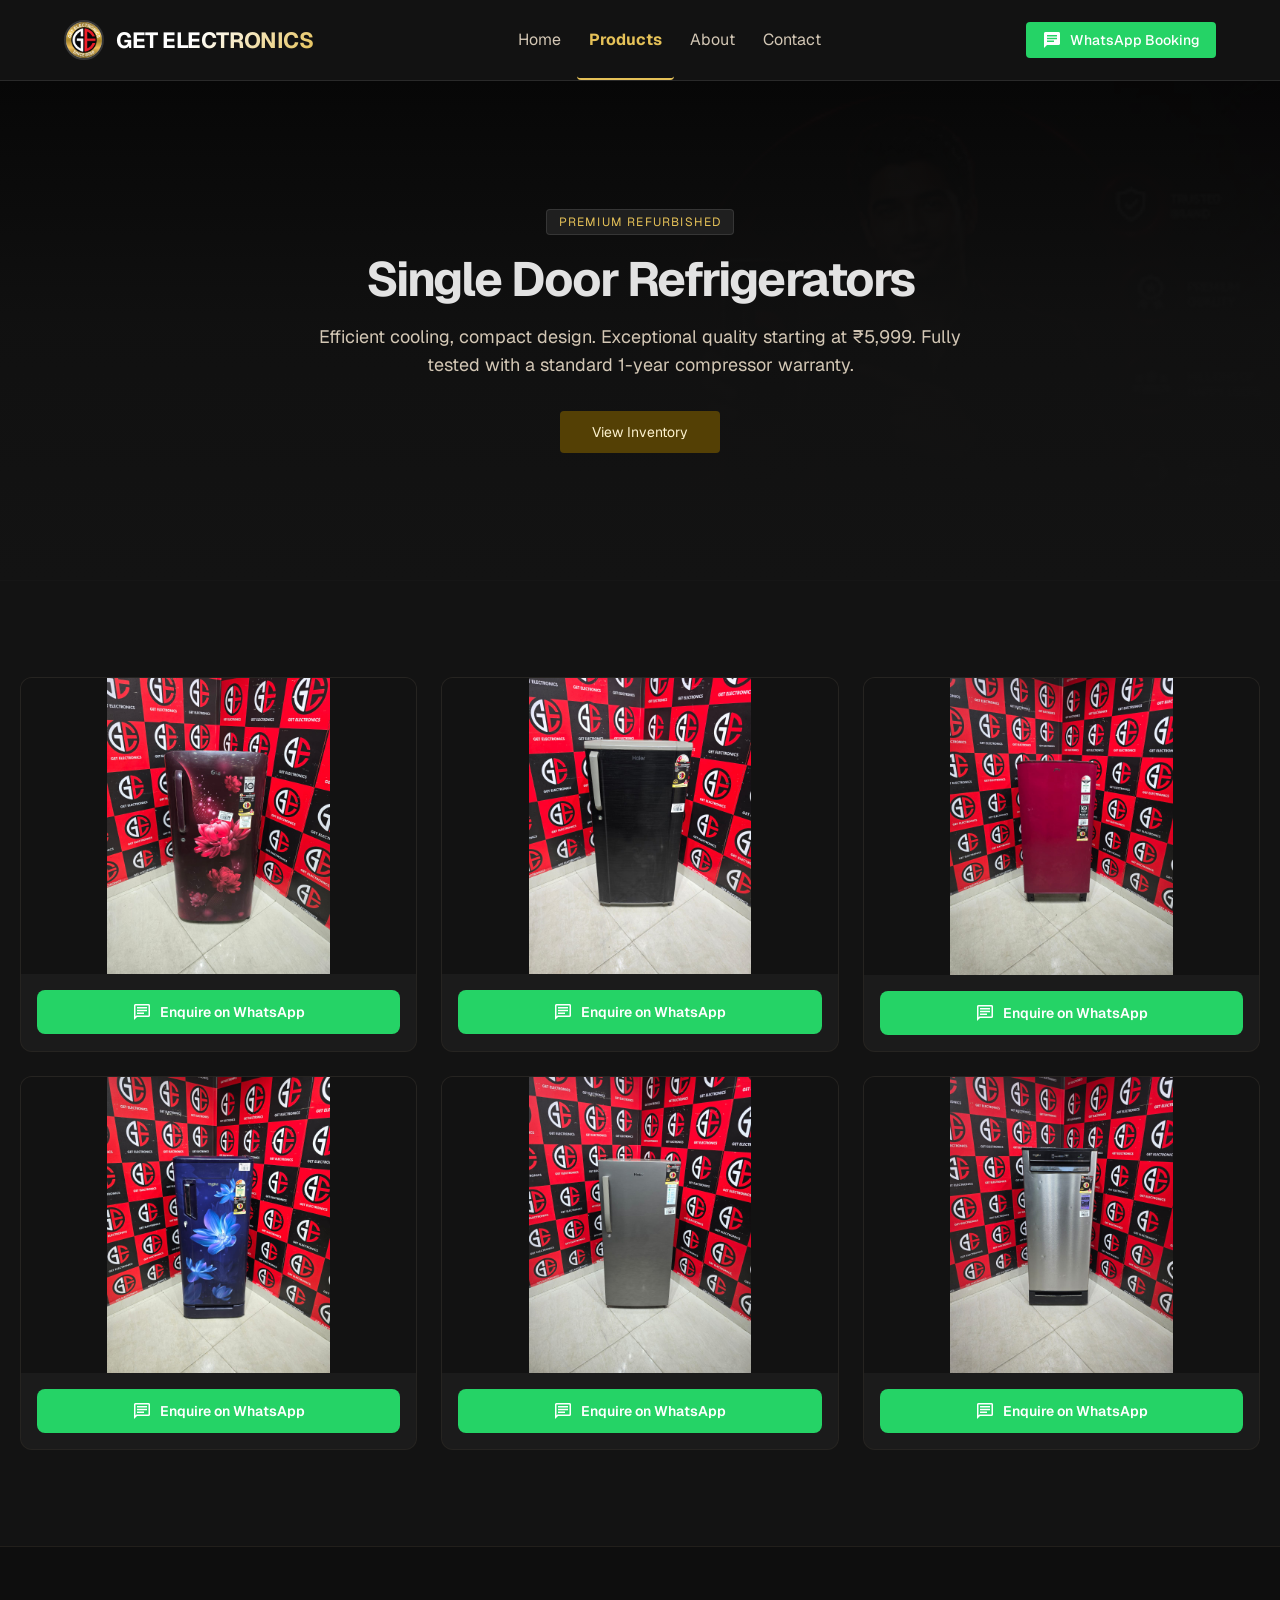
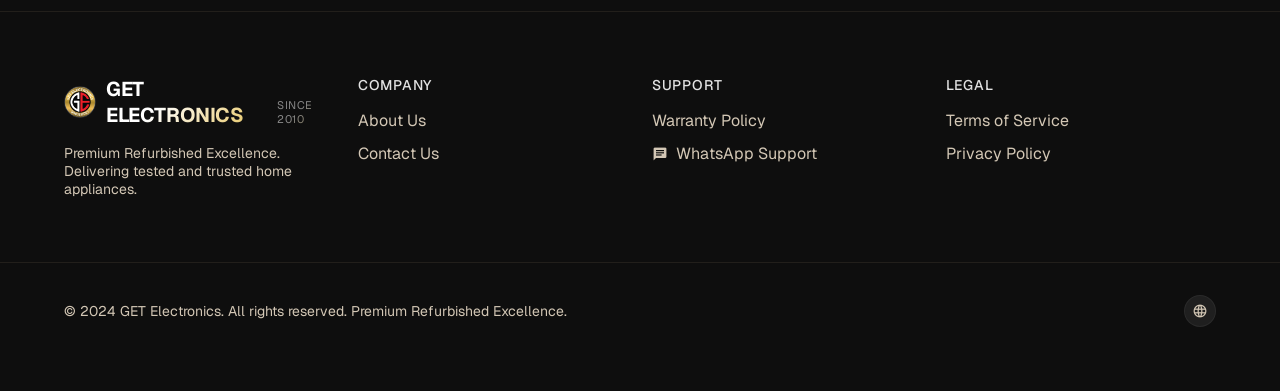
<file: refrigerators-single-door.html>
<!DOCTYPE html>
<html lang="en">

<head>
  <meta charset="UTF-8" />
  <meta name="viewport" content="width=device-width, initial-scale=1.0" />
  <title>Single Door Refrigerators — GET Electronics</title>
  <meta name="description" content="Compact and energy-efficient refurbished single door refrigerators in Bangalore. Fully serviced models starting at ₹5,499 with 1-year compressor warranty." />
  <meta name="keywords" content="refurbished single door refrigerator Bangalore, second hand single door fridge, used single door refrigerator Bangalore" />
  <!-- Open Graph -->
  <meta property="og:title" content="Single Door Refrigerators — GET Electronics" />
  <meta property="og:description" content="Browse certified refurbished single door refrigerators in Bangalore. Starting at ₹5,499 with a 1-year compressor warranty." />
  <meta property="og:image" content="images/refrigerators-featured.jpg" />
  <meta property="og:type" content="website" />
  <link rel="stylesheet"
    href="https://fonts.googleapis.com/css2?family=Material+Symbols+Outlined:opsz,wght,FILL,GRAD@20..48,100..700,0..1,-50..200" />
  <link rel="preconnect" href="https://fonts.googleapis.com" />
  <link rel="preconnect" href="https://fonts.gstatic.com" crossorigin />
  <link href="https://fonts.googleapis.com/css2?family=Geist:wght@400;500;600;700&display=swap" rel="stylesheet" />
  <link rel="icon" type="image/jpeg" href="images/logo.jpeg" />
  <link rel="stylesheet" href="style.css">
</head>

<body>

  <!-- ── NAV ─────────────────────────────────────────────── -->
  <header>
    <nav id="nav">
      <div class="nav-inner">
        <div class="nav-logo"><button class="nav-mobile-back" onclick="window.history.back()" aria-label="Go back"><span class="material-symbols-outlined">arrow_back</span></button><a href="index.html"><img src="images/logo.jpeg" alt="GET Electronics Logo" /><span>GET ELECTRONICS</span></a></div>
        <div class="nav-links" id="desktop-nav">
          <a class="nav-link" href="index.html">Home</a>
          <a class="nav-link active" href="shop.html">Products</a>
          <a class="nav-link" href="about.html">About</a>
          <a class="nav-link" href="contact.html">Contact</a>
        </div>
        <div class="nav-right">
          <a href="https://wa.me/919036241002?text=Hi%2C%20I%20would%20like%20to%20enquire%20about%20refurbished%20appliances%20at%20GET%20Electronics." target="_blank" class="btn-whatsapp hide-mobile">
            <span class="material-symbols-outlined filled icon-20">chat</span>
            WhatsApp Booking
          </a>
        </div>
      </div>
    </nav>

    <!-- Bottom Nav for Mobile -->
    <nav id="bottom-nav">
      <a class="bottom-nav-item" href="index.html">
        <span class="material-symbols-outlined">home</span>
        <span>Home</span>
      </a>
      <a class="bottom-nav-item active" href="shop.html">
        <span class="material-symbols-outlined">category</span>
        <span>Products</span>
      </a>
      <a class="bottom-nav-item" href="about.html">
        <span class="material-symbols-outlined">info</span>
        <span>About</span>
      </a>
      <a class="bottom-nav-item" href="contact.html">
        <span class="material-symbols-outlined">call</span>
        <span>Contact</span>
      </a>
    </nav>
  </header>

  <div class="page active">

    <!-- Hero -->
    <section class="sd-hero">
      <div class="sd-hero-bg"><img alt=""
          src="images/refrigerator-single-hero.jpg" />
      </div>
      <div class="sd-hero-overlay"></div>
      <div class="sd-hero-content">
        <span class="sd-tag">Premium Refurbished</span>
        <h1 class="text-display-lg text-on-surface" style="margin-bottom:16px;">Single Door Refrigerators</h1>
        <p class="text-body-lg text-on-surface-variant max-w-2xl mx-auto">Efficient cooling, compact design. Exceptional
          quality starting at ₹5,999. Fully tested with a standard 1-year compressor warranty.</p>
        <a class="inventory-btn" href="#sd-inventory"
          onclick="document.getElementById('sd-inventory').scrollIntoView({behavior:'smooth'});return false;">View
          Inventory</a>
      </div>
    </section>
    <!-- Products -->
    <section id="sd-inventory"
      style="padding:64px 0; max-width:var(--container-max); margin:0 auto; padding-left:var(--spacing-margin-mobile); padding-right:var(--spacing-margin-mobile);">
      <div class="product-gallery">
        <!-- Item 1 -->
        <div class="gallery-item">
          <div class="gallery-image-wrapper">
            <img alt="Single Door Refrigerator 1" src="images/single-door fridge-1.jpeg" />
          </div>
          <div class="gallery-info" style="padding: 16px;">
            <a class="gallery-enquiry-btn" href="https://wa.me/919036241002?text=Hi%2C%20I%20am%20interested%20in%20the%20Single%20Door%20Refrigerator%20%231" target="_blank">
              <span class="material-symbols-outlined">chat</span> Enquire on WhatsApp
            </a>
          </div>
        </div>

        <!-- Item 2 -->
        <div class="gallery-item">
          <div class="gallery-image-wrapper">
            <img alt="Single Door Refrigerator 2" src="images/single-door fridge-2.jpeg" />
          </div>
          <div class="gallery-info" style="padding: 16px;">
            <a class="gallery-enquiry-btn" href="https://wa.me/919036241002?text=Hi%2C%20I%20am%20interested%20in%20the%20Single%20Door%20Refrigerator%20%232" target="_blank">
              <span class="material-symbols-outlined">chat</span> Enquire on WhatsApp
            </a>
          </div>
        </div>

        <!-- Item 3 -->
        <div class="gallery-item">
          <div class="gallery-image-wrapper">
            <img alt="Single Door Refrigerator 3" src="images/single-door fridge-3.jpeg" />
          </div>
          <div class="gallery-info" style="padding: 16px;">
            <a class="gallery-enquiry-btn" href="https://wa.me/919036241002?text=Hi%2C%20I%20am%20interested%20in%20the%20Single%20Door%20Refrigerator%20%233" target="_blank">
              <span class="material-symbols-outlined">chat</span> Enquire on WhatsApp
            </a>
          </div>
        </div>

        <!-- Item 4 -->
        <div class="gallery-item">
          <div class="gallery-image-wrapper">
            <img alt="Single Door Refrigerator 4" src="images/single-door fridge-4.jpeg" />
          </div>
          <div class="gallery-info" style="padding: 16px;">
            <a class="gallery-enquiry-btn" href="https://wa.me/919036241002?text=Hi%2C%20I%20am%20interested%20in%20the%20Single%20Door%20Refrigerator%20%234" target="_blank">
              <span class="material-symbols-outlined">chat</span> Enquire on WhatsApp
            </a>
          </div>
        </div>

        <!-- Item 5 -->
        <div class="gallery-item">
          <div class="gallery-image-wrapper">
            <img alt="Single Door Refrigerator 5" src="images/single-door fridge-5.jpeg" />
          </div>
          <div class="gallery-info" style="padding: 16px;">
            <a class="gallery-enquiry-btn" href="https://wa.me/919036241002?text=Hi%2C%20I%20am%20interested%20in%20the%20Single%20Door%20Refrigerator%20%235" target="_blank">
              <span class="material-symbols-outlined">chat</span> Enquire on WhatsApp
            </a>
          </div>
        </div>

        <!-- Item 6 -->
        <div class="gallery-item">
          <div class="gallery-image-wrapper">
            <img alt="Single Door Refrigerator 6" src="images/single-door fridge-6.jpeg" />
          </div>
          <div class="gallery-info" style="padding: 16px;">
            <a class="gallery-enquiry-btn" href="https://wa.me/919036241002?text=Hi%2C%20I%20am%20interested%20in%20the%20Single%20Door%20Refrigerator%20%236" target="_blank">
              <span class="material-symbols-outlined">chat</span> Enquire on WhatsApp
            </a>
          </div>
        </div>
      </div>
    </section>


  </div>

  <footer>

    <footer>
      <div class="footer-grid">
        <div>
          <div class="footer-logo"><img src="images/logo.jpeg" alt="GET Electronics Logo" /><span>GET ELECTRONICS</span><span style="font-size: 11px; opacity: 0.5; margin-left: 6px; font-weight: normal; letter-spacing: 0.5px; align-self: flex-end; margin-bottom: 2px;">SINCE 2010</span></div>
          <p class="footer-desc">Premium Refurbished Excellence. Delivering tested and trusted home appliances.</p>
        </div>
        <div>
          <h4 class="footer-col-title">Company</h4>
          <ul class="footer-links">
            <li><a href="about.html">About Us</a></li>
            <li><a href="contact.html">Contact Us</a></li>
          </ul>
        </div>
        <div>
          <h4 class="footer-col-title">Support</h4>
          <ul class="footer-links">
            <li><a href="#">Warranty Policy</a></li>
            <li><a href="https://wa.me/919036241002?text=Hi%2C%20I%20would%20like%20to%20enquire%20about%20refurbished%20appliances%20at%20GET%20Electronics." target="_blank"><span class="material-symbols-outlined filled"
                  style="font-size:16px;">chat</span> WhatsApp Support</a></li>
          </ul>
        </div>
        <div>
          <h4 class="footer-col-title">Legal</h4>
          <ul class="footer-links">
            <li><a href="#">Terms of Service</a></li>
            <li><a href="#">Privacy Policy</a></li>
          </ul>
        </div>
      </div>
      <div class="footer-bottom">
        <p class="footer-copy">© 2024 GET Electronics. All rights reserved. Premium Refurbished Excellence.</p>
        <div class="footer-globe"><span class="material-symbols-outlined" style="font-size:16px;">language</span></div>
      </div>
    </footer>

  </footer>

</body>

</html>
</file>
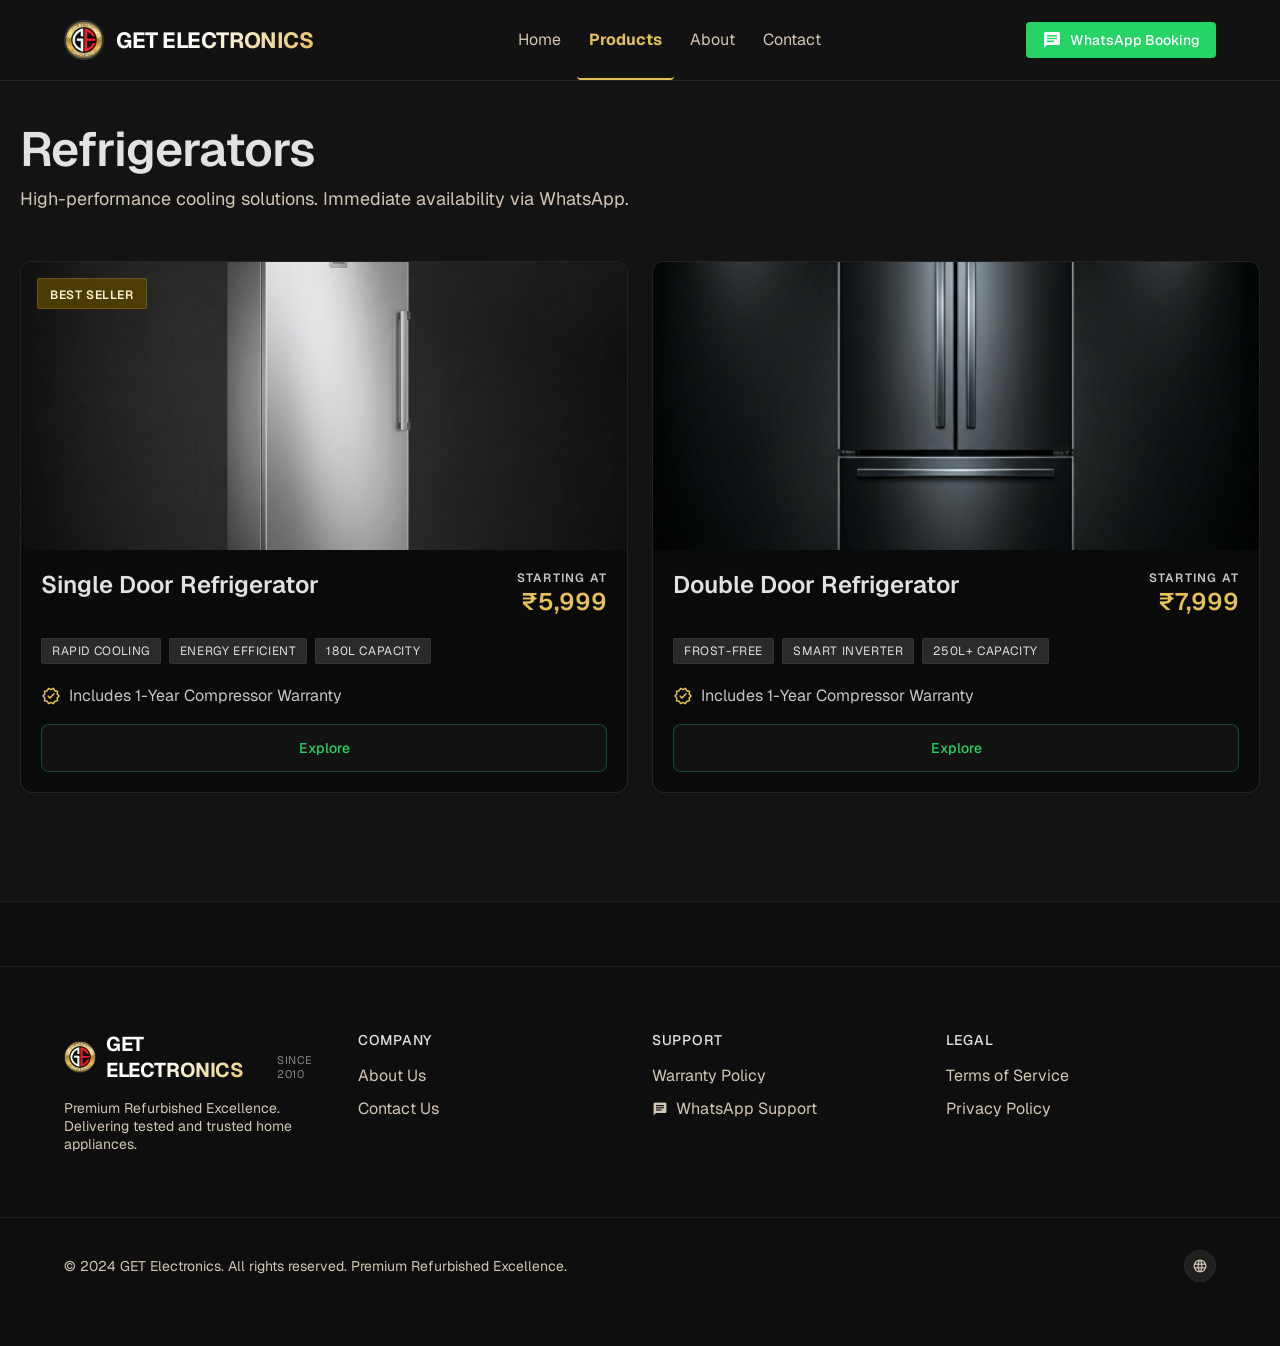
<file: refrigerators.html>
<!DOCTYPE html>
<html lang="en">

<head>
  <meta charset="UTF-8" />
  <meta name="viewport" content="width=device-width, initial-scale=1.0" />
  <title>Refrigerators — GET Electronics</title>
  <meta name="description" content="Premium refurbished refrigerators in Bangalore. Shop tested single door and double door refrigerators starting at ₹5,499 with 1-year compressor warranty." />
  <meta name="keywords" content="refurbished refrigerator Bangalore, second hand fridge Bangalore, used single door refrigerator, used double door fridge" />
  <!-- Open Graph -->
  <meta property="og:title" content="Refrigerators — GET Electronics" />
  <meta property="og:description" content="Shop certified refurbished refrigerators with free delivery in Bangalore and a 1-year compressor warranty." />
  <meta property="og:image" content="images/refrigerators-featured.jpg" />
  <meta property="og:type" content="website" />
  <link rel="stylesheet"
    href="https://fonts.googleapis.com/css2?family=Material+Symbols+Outlined:opsz,wght,FILL,GRAD@20..48,100..700,0..1,-50..200" />
  <link rel="preconnect" href="https://fonts.googleapis.com" />
  <link rel="preconnect" href="https://fonts.gstatic.com" crossorigin />
  <link href="https://fonts.googleapis.com/css2?family=Geist:wght@400;500;600;700&display=swap" rel="stylesheet" />
  <link rel="icon" type="image/jpeg" href="images/logo.jpeg" />
  <link rel="stylesheet" href="style.css">
</head>

<body>

  <!-- ── NAV ─────────────────────────────────────────────── -->
  <header>
    <nav id="nav">
      <div class="nav-inner">
        <div class="nav-logo"><button class="nav-mobile-back" onclick="window.history.back()" aria-label="Go back"><span class="material-symbols-outlined">arrow_back</span></button><a href="index.html"><img src="images/logo.jpeg" alt="GET Electronics Logo" /><span>GET ELECTRONICS</span></a></div>
        <div class="nav-links" id="desktop-nav">
          <a class="nav-link" href="index.html">Home</a>
          <a class="nav-link active" href="shop.html">Products</a>
          <a class="nav-link" href="about.html">About</a>
          <a class="nav-link" href="contact.html">Contact</a>
        </div>
        <div class="nav-right">
          <a href="https://wa.me/919036241002?text=Hi%2C%20I%20would%20like%20to%20enquire%20about%20refurbished%20appliances%20at%20GET%20Electronics." target="_blank" class="btn-whatsapp hide-mobile">
            <span class="material-symbols-outlined filled icon-20">chat</span>
            WhatsApp Booking
          </a>
        </div>
      </div>
    </nav>

    <!-- Bottom Nav for Mobile -->
    <nav id="bottom-nav">
      <a class="bottom-nav-item" href="index.html">
        <span class="material-symbols-outlined">home</span>
        <span>Home</span>
      </a>
      <a class="bottom-nav-item active" href="shop.html">
        <span class="material-symbols-outlined">category</span>
        <span>Products</span>
      </a>
      <a class="bottom-nav-item" href="about.html">
        <span class="material-symbols-outlined">info</span>
        <span>About</span>
      </a>
      <a class="bottom-nav-item" href="contact.html">
        <span class="material-symbols-outlined">call</span>
        <span>Contact</span>
      </a>
    </nav>
  </header>

  <div class="page active">

<main style="flex-grow:1; max-width:var(--container-max); margin:0 auto; padding:48px var(--spacing-margin-mobile); width:100%;">
<section style="margin-bottom:48px;">
<h1 class="text-headline-lg-mobile text-on-surface mb-4" style="font-size:clamp(28px,5vw,48px);">Refrigerators
        </h1>
<p class="text-body-lg text-on-surface-variant max-w-2xl">High-performance cooling solutions. Immediate
          availability via WhatsApp.</p>
</section>
<div class="series-grid">
<article class="ref-card">
<div class="ref-card-img">
<img alt="Single Door Refrigerator" src="images/single-door-refrigerator.png"/>
<div class="ref-card-badge">
<span class="text-label-sm text-on-primary-container tracking-wider uppercase">Best Seller</span>
</div>
</div>
<div class="ref-card-body">
<div class="ref-card-header">
<h2 class="text-headline-md text-on-surface leading-tight">Single Door Refrigerator</h2>
<div style="text-align:right;flex-shrink:0;">
<span class="text-label-sm text-secondary uppercase tracking-widest block">Starting at</span>
<span class="text-headline-md text-primary">₹5,999</span>
</div>
</div>
<div class="ref-tags">
<span class="ref-tag">Rapid Cooling</span>
<span class="ref-tag">Energy Efficient</span>
<span class="ref-tag">180L Capacity</span>
</div>
<div style="display:flex;flex-direction:column;gap:16px;">
<div style="display:flex;align-items:center;gap:8px;color:var(--color-secondary);">
<span class="material-symbols-outlined text-primary" style="font-size:20px;">verified</span>
<span class="text-body-md">Includes 1-Year Compressor Warranty</span>
</div>
<button class="ref-explore-btn" onclick="window.location.href='refrigerators-single-door.html'">Explore</button>
</div>
</div>
</article>
<article class="ref-card">
<div class="ref-card-img">
<img alt="Double Door Refrigerator" src="images/refrigerator-double-featured.jpg"/>
</div>
<div class="ref-card-body">
<div class="ref-card-header">
<h2 class="text-headline-md text-on-surface leading-tight">Double Door Refrigerator</h2>
<div style="text-align:right;flex-shrink:0;">
<span class="text-label-sm text-secondary uppercase tracking-widest block">Starting at</span>
<span class="text-headline-md text-primary">₹7,999</span>
</div>
</div>
<div class="ref-tags">
<span class="ref-tag">Frost-Free</span>
<span class="ref-tag">Smart Inverter</span>
<span class="ref-tag">250L+ Capacity</span>
</div>
<div style="display:flex;flex-direction:column;gap:16px;">
<div style="display:flex;align-items:center;gap:8px;color:var(--color-secondary);">
<span class="material-symbols-outlined text-primary" style="font-size:20px;">verified</span>
<span class="text-body-md">Includes 1-Year Compressor Warranty</span>
</div>
<button class="ref-explore-btn" onclick="window.location.href='refrigerators-double-door.html'">Explore</button>
</div>
</div>
</article>
</div>
</main>


  </div>

  <footer>

<footer>
<div class="footer-grid">
<div>
<div class="footer-logo"><img src="images/logo.jpeg" alt="GET Electronics Logo" /><span>GET ELECTRONICS</span><span style="font-size: 11px; opacity: 0.5; margin-left: 6px; font-weight: normal; letter-spacing: 0.5px; align-self: flex-end; margin-bottom: 2px;">SINCE 2010</span></div>
<p class="footer-desc">Premium Refurbished Excellence. Delivering tested and trusted home appliances.</p>
</div>
<div>
<h4 class="footer-col-title">Company</h4>
<ul class="footer-links">
<li><a href="about.html">About Us</a></li>
<li><a href="contact.html">Contact Us</a></li>
</ul>
</div>
<div>
<h4 class="footer-col-title">Support</h4>
<ul class="footer-links">
<li><a href="#">Warranty Policy</a></li>
<li><a href="https://wa.me/919036241002?text=Hi%2C%20I%20would%20like%20to%20enquire%20about%20refurbished%20appliances%20at%20GET%20Electronics." target="_blank"><span class="material-symbols-outlined filled" style="font-size:16px;">chat</span> WhatsApp Support</a></li>
</ul>
</div>
<div>
<h4 class="footer-col-title">Legal</h4>
<ul class="footer-links">
<li><a href="#">Terms of Service</a></li>
<li><a href="#">Privacy Policy</a></li>
</ul>
</div>
</div>
<div class="footer-bottom">
<p class="footer-copy">© 2024 GET Electronics. All rights reserved. Premium Refurbished Excellence.</p>
<div class="footer-globe"><span class="material-symbols-outlined" style="font-size:16px;">language</span></div>
</div>
</footer>

  </footer>

</body>
</html>
</file>
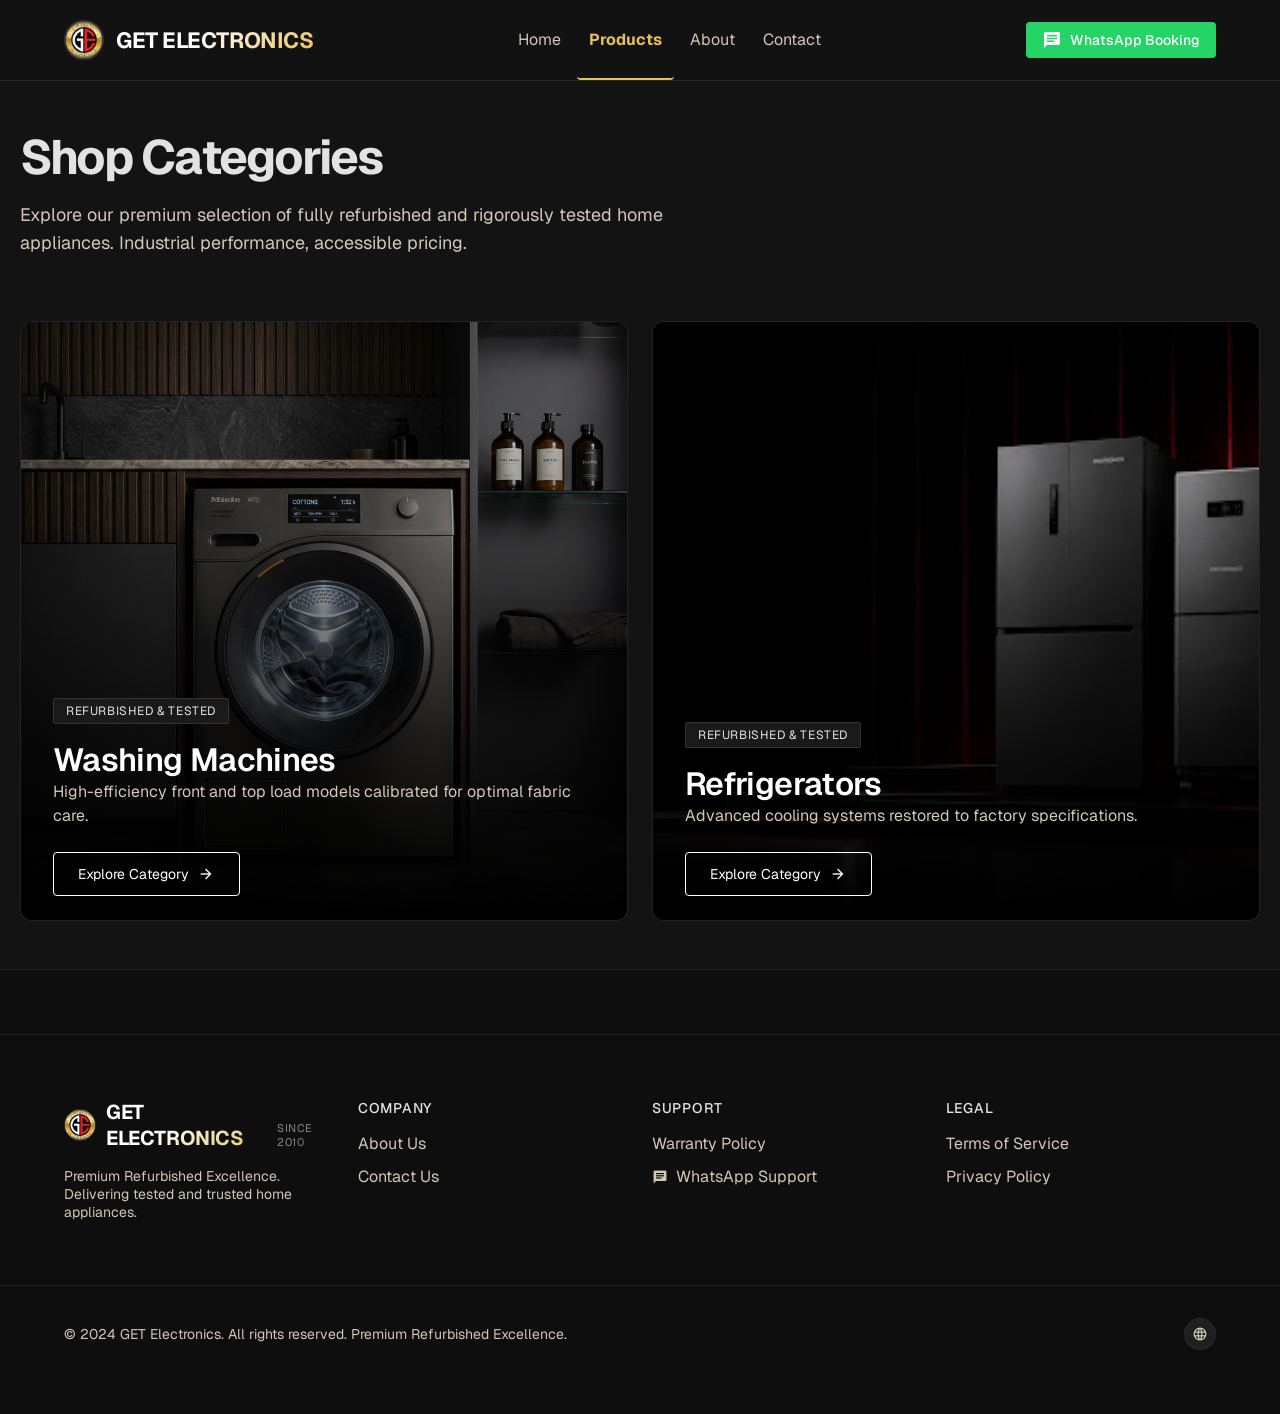
<file: shop.html>
<!DOCTYPE html>
<html lang="en">

<head>
  <meta charset="UTF-8" />
  <meta name="viewport" content="width=device-width, initial-scale=1.0" />
  <title>Shop Categories — GET Electronics</title>
  <meta name="description" content="Explore our categories of premium refurbished home appliances. Browse top load and front load washing machines, single door and double door refrigerators." />
  <meta name="keywords" content="refurbished washing machines Bangalore, second hand refrigerators Bangalore, used home appliances shop Bangalore" />
  <!-- Open Graph -->
  <meta property="og:title" content="Shop Categories — GET Electronics" />
  <meta property="og:description" content="Browse our catalog of certified refurbished washing machines and refrigerators in Bangalore." />
  <meta property="og:image" content="images/shop.jpg" />
  <meta property="og:type" content="website" />
  <link rel="stylesheet"
    href="https://fonts.googleapis.com/css2?family=Material+Symbols+Outlined:opsz,wght,FILL,GRAD@20..48,100..700,0..1,-50..200" />
  <link rel="preconnect" href="https://fonts.googleapis.com" />
  <link rel="preconnect" href="https://fonts.gstatic.com" crossorigin />
  <link href="https://fonts.googleapis.com/css2?family=Geist:wght@400;500;600;700&display=swap" rel="stylesheet" />
  <link rel="icon" type="image/jpeg" href="images/logo.jpeg" />
  <link rel="stylesheet" href="style.css">
</head>

<body>

  <!-- ── NAV ─────────────────────────────────────────────── -->
  <header>
    <nav id="nav">
      <div class="nav-inner">
        <div class="nav-logo"><button class="nav-mobile-back" onclick="window.history.back()" aria-label="Go back"><span class="material-symbols-outlined">arrow_back</span></button><a href="index.html"><img src="images/logo.jpeg" alt="GET Electronics Logo" /><span>GET ELECTRONICS</span></a></div>
        <div class="nav-links" id="desktop-nav">
          <a class="nav-link" href="index.html">Home</a>
          <a class="nav-link active" href="shop.html">Products</a>
          <a class="nav-link" href="about.html">About</a>
          <a class="nav-link" href="contact.html">Contact</a>
        </div>
        <div class="nav-right">
          <a href="https://wa.me/919036241002?text=Hi%2C%20I%20would%20like%20to%20enquire%20about%20refurbished%20appliances%20at%20GET%20Electronics." target="_blank" class="btn-whatsapp hide-mobile">
            <span class="material-symbols-outlined filled icon-20">chat</span>
            WhatsApp Booking
          </a>
        </div>
      </div>
    </nav>

    <!-- Bottom Nav for Mobile -->
    <nav id="bottom-nav">
      <a class="bottom-nav-item" href="index.html">
        <span class="material-symbols-outlined">home</span>
        <span>Home</span>
      </a>
      <a class="bottom-nav-item active" href="shop.html">
        <span class="material-symbols-outlined">category</span>
        <span>Products</span>
      </a>
      <a class="bottom-nav-item" href="about.html">
        <span class="material-symbols-outlined">info</span>
        <span>About</span>
      </a>
      <a class="bottom-nav-item" href="contact.html">
        <span class="material-symbols-outlined">call</span>
        <span>Contact</span>
      </a>
    </nav>
  </header>

  <div class="page active">

<main style="flex-grow:1; max-width:var(--container-max); margin:0 auto; padding:48px var(--spacing-margin-mobile); width:100%;">
<header style="margin-bottom:64px;">
<h1 class="text-display-lg text-on-surface mb-4">Shop Categories</h1>
<p class="text-body-lg text-on-surface-variant max-w-2xl">Explore our premium selection of fully refurbished and
          rigorously tested home appliances. Industrial performance, accessible pricing.</p>
</header>
<div class="shop-grid">
<div class="shop-card" onclick="window.location.href='washing-machines.html'">
<div class="shop-card-bg" style="background-image:url('images/washing-machines-category.png')">
</div>
<div class="shop-card-gradient"></div>
<div class="shop-card-content">
<span class="shop-badge">Refurbished &amp; Tested</span>
<h2 class="text-headline-lg text-on-surface" style="color:#fff;">Washing Machines</h2>
<p class="text-body-md text-on-surface-variant">High-efficiency front and top load models calibrated for
              optimal fabric care.</p>
<button class="explore-btn">Explore Category <span class="material-symbols-outlined icon-sm">arrow_forward</span></button>
</div>
</div>
<div class="shop-card" onclick="window.location.href='refrigerators.html'">
<div class="shop-card-bg" style="background-image:url('images/shop-hero.jpg')">
</div>
<div class="shop-card-gradient"></div>
<div class="shop-card-content">
<span class="shop-badge">Refurbished &amp; Tested</span>
<h2 class="text-headline-lg text-on-surface" style="color:#fff;">Refrigerators</h2>
<p class="text-body-md text-on-surface-variant">Advanced cooling systems restored to factory specifications.
            </p>
<button class="explore-btn">Explore Category <span class="material-symbols-outlined icon-sm">arrow_forward</span></button>
</div>
</div>
</div>
</main>


  </div>

  <footer>

<footer>
<div class="footer-grid">
<div>
<div class="footer-logo"><img src="images/logo.jpeg" alt="GET Electronics Logo" /><span>GET ELECTRONICS</span><span style="font-size: 11px; opacity: 0.5; margin-left: 6px; font-weight: normal; letter-spacing: 0.5px; align-self: flex-end; margin-bottom: 2px;">SINCE 2010</span></div>
<p class="footer-desc">Premium Refurbished Excellence. Delivering tested and trusted home appliances.</p>
</div>
<div>
<h4 class="footer-col-title">Company</h4>
<ul class="footer-links">
<li><a href="about.html">About Us</a></li>
<li><a href="contact.html">Contact Us</a></li>
</ul>
</div>
<div>
<h4 class="footer-col-title">Support</h4>
<ul class="footer-links">
<li><a href="#">Warranty Policy</a></li>
<li><a href="https://wa.me/919036241002?text=Hi%2C%20I%20would%20like%20to%20enquire%20about%20refurbished%20appliances%20at%20GET%20Electronics." target="_blank"><span class="material-symbols-outlined filled" style="font-size:16px;">chat</span> WhatsApp Support</a></li>
</ul>
</div>
<div>
<h4 class="footer-col-title">Legal</h4>
<ul class="footer-links">
<li><a href="#">Terms of Service</a></li>
<li><a href="#">Privacy Policy</a></li>
</ul>
</div>
</div>
<div class="footer-bottom">
<p class="footer-copy">© 2024 GET Electronics. All rights reserved. Premium Refurbished Excellence.</p>
<div class="footer-globe"><span class="material-symbols-outlined" style="font-size:16px;">language</span></div>
</div>
</footer>

  </footer>

</body>
</html>
</file>
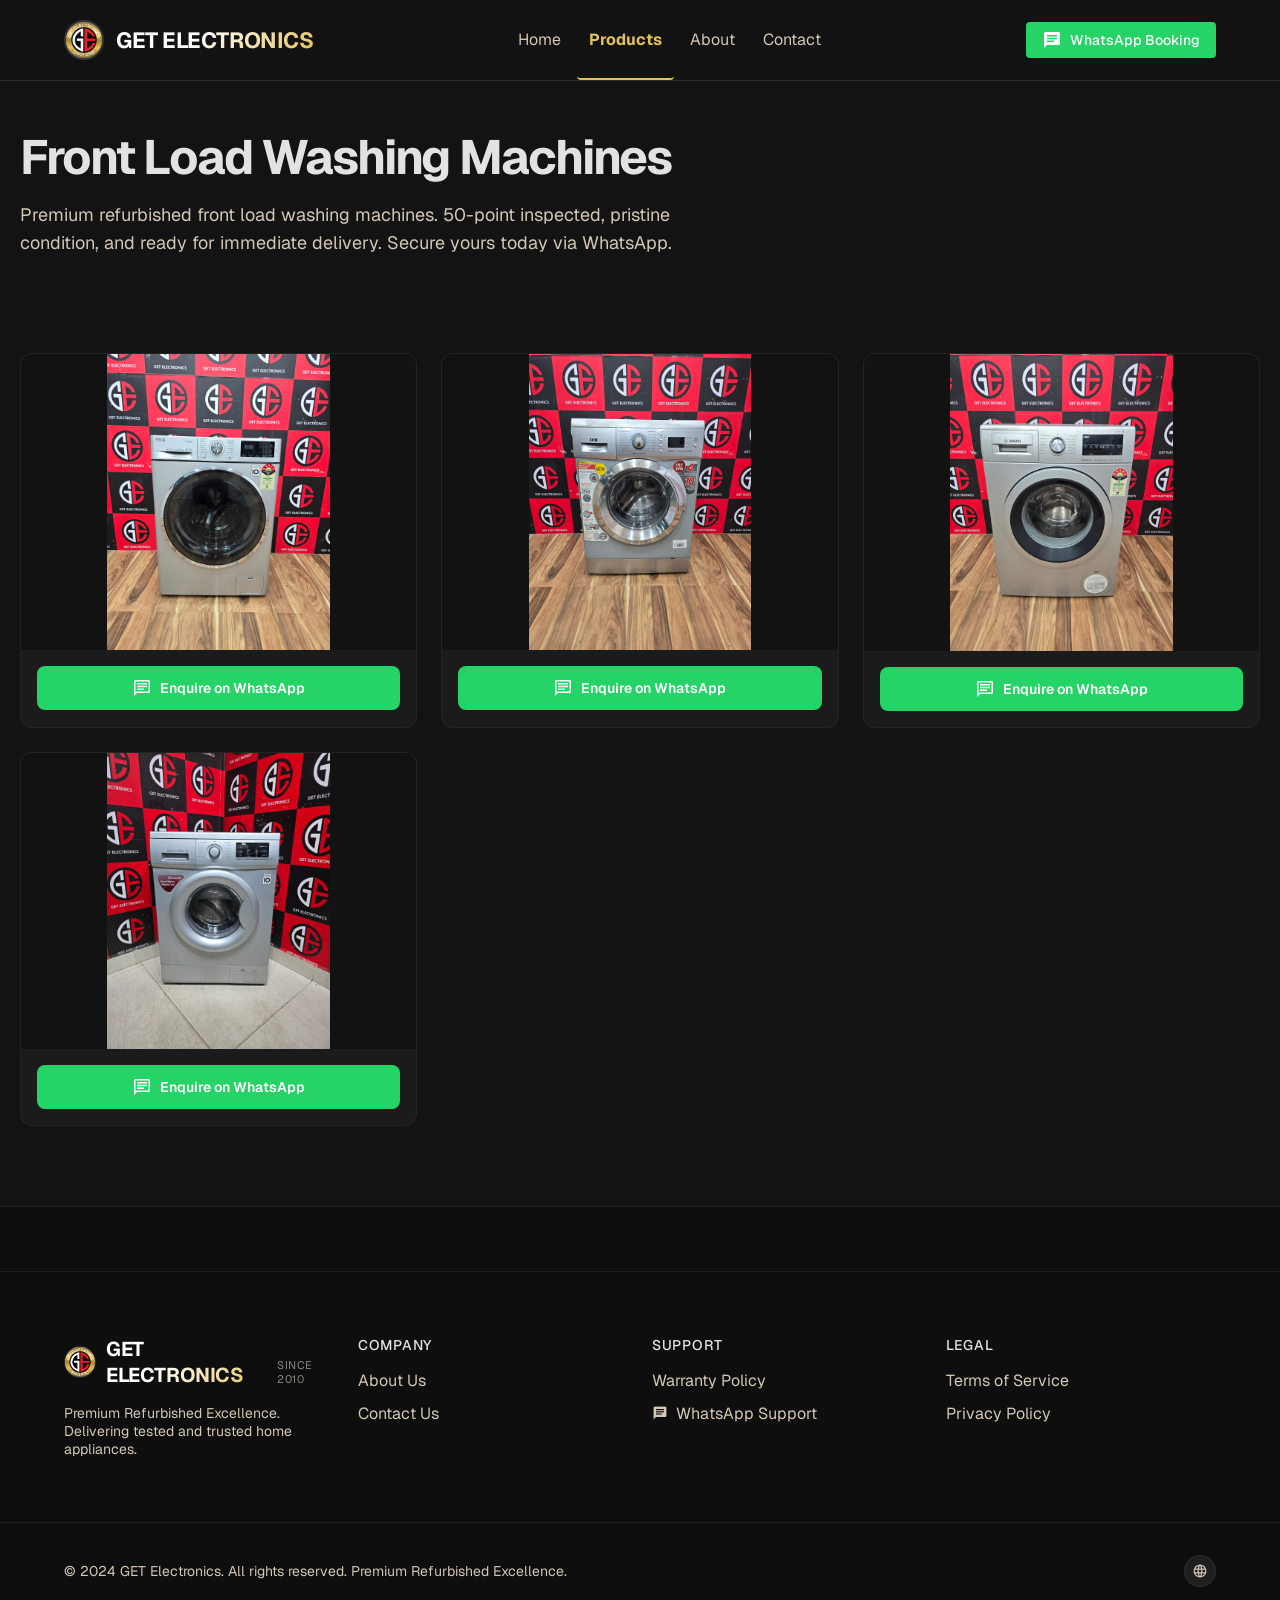
<file: washing-machines-front-load.html>
<!DOCTYPE html>
<html lang="en">

<head>
  <meta charset="UTF-8" />
  <meta name="viewport" content="width=device-width, initial-scale=1.0" />
  <title>Front Load Washing Machines — GET Electronics</title>
  <meta name="description" content="Advanced care and premium wash quality refurbished front load washing machines in Bangalore. Certified models starting at ₹7,999 with 1-year motor warranty." />
  <meta name="keywords" content="refurbished front load washing machine Bangalore, second hand front load washer, used front loading washing machine Bangalore" />
  <!-- Open Graph -->
  <meta property="og:title" content="Front Load Washing Machines — GET Electronics" />
  <meta property="og:description" content="Browse certified refurbished front load washing machines in Bangalore. Starting at ₹7,999 with a 1-year motor warranty." />
  <meta property="og:image" content="images/washing-machine-front-featured.jpg" />
  <meta property="og:type" content="website" />
  <link rel="stylesheet"
    href="https://fonts.googleapis.com/css2?family=Material+Symbols+Outlined:opsz,wght,FILL,GRAD@20..48,100..700,0..1,-50..200" />
  <link rel="preconnect" href="https://fonts.googleapis.com" />
  <link rel="preconnect" href="https://fonts.gstatic.com" crossorigin />
  <link href="https://fonts.googleapis.com/css2?family=Geist:wght@400;500;600;700&display=swap" rel="stylesheet" />
  <link rel="icon" type="image/jpeg" href="images/logo.jpeg" />
  <link rel="stylesheet" href="style.css">
</head>

<body>

  <!-- ── NAV ─────────────────────────────────────────────── -->
  <header>
    <nav id="nav">
      <div class="nav-inner">
        <div class="nav-logo"><button class="nav-mobile-back" onclick="window.history.back()" aria-label="Go back"><span class="material-symbols-outlined">arrow_back</span></button><a href="index.html"><img src="images/logo.jpeg" alt="GET Electronics Logo" /><span>GET ELECTRONICS</span></a></div>
        <div class="nav-links" id="desktop-nav">
          <a class="nav-link" href="index.html">Home</a>
          <a class="nav-link active" href="shop.html">Products</a>
          <a class="nav-link" href="about.html">About</a>
          <a class="nav-link" href="contact.html">Contact</a>
        </div>
        <div class="nav-right">
          <a href="https://wa.me/919036241002?text=Hi%2C%20I%20would%20like%20to%20enquire%20about%20refurbished%20appliances%20at%20GET%20Electronics." target="_blank" class="btn-whatsapp hide-mobile">
            <span class="material-symbols-outlined filled icon-20">chat</span>
            WhatsApp Booking
          </a>
        </div>
      </div>
    </nav>

    <!-- Bottom Nav for Mobile -->
    <nav id="bottom-nav">
      <a class="bottom-nav-item" href="index.html">
        <span class="material-symbols-outlined">home</span>
        <span>Home</span>
      </a>
      <a class="bottom-nav-item active" href="shop.html">
        <span class="material-symbols-outlined">category</span>
        <span>Products</span>
      </a>
      <a class="bottom-nav-item" href="about.html">
        <span class="material-symbols-outlined">info</span>
        <span>About</span>
      </a>
      <a class="bottom-nav-item" href="contact.html">
        <span class="material-symbols-outlined">call</span>
        <span>Contact</span>
      </a>
    </nav>
  </header>

  <div class="page active">

<main style="flex-grow:1; max-width:var(--container-max); margin:0 auto; padding:48px var(--spacing-margin-mobile); width:100%;">
<section style="margin-bottom:var(--spacing-margin-desktop);">
<h1 class="text-display-lg text-on-surface mb-4">Front Load Washing Machines</h1>
<p class="text-body-lg text-on-surface-variant max-w-2xl">Premium refurbished front load washing machines.
          50-point inspected, pristine condition, and ready for immediate delivery. Secure yours today via WhatsApp.</p>
</section>
<div class="product-gallery">
      <!-- Item 1 -->
      <div class="gallery-item">
        <div class="gallery-image-wrapper">
          <img alt="Front Load Washing Machine 1" src="images/front-load-washing-machine-1.jpeg" />
        </div>
        <div class="gallery-info" style="padding: 16px;">
          <a class="gallery-enquiry-btn" href="https://wa.me/919036241002?text=Hi%2C%20I%20am%20interested%20in%20the%20Front%20Load%20Washing%20Machine%20%231" target="_blank">
            <span class="material-symbols-outlined">chat</span> Enquire on WhatsApp
          </a>
        </div>
      </div>

      <!-- Item 2 -->
      <div class="gallery-item">
        <div class="gallery-image-wrapper">
          <img alt="Front Load Washing Machine 2" src="images/front-load-washing-machine-2.jpeg" />
        </div>
        <div class="gallery-info" style="padding: 16px;">
          <a class="gallery-enquiry-btn" href="https://wa.me/919036241002?text=Hi%2C%20I%20am%20interested%20in%20the%20Front%20Load%20Washing%20Machine%20%232" target="_blank">
            <span class="material-symbols-outlined">chat</span> Enquire on WhatsApp
          </a>
        </div>
      </div>

      <!-- Item 3 -->
      <div class="gallery-item">
        <div class="gallery-image-wrapper">
          <img alt="Front Load Washing Machine 3" src="images/front-load-washing-machine-3.jpeg" />
        </div>
        <div class="gallery-info" style="padding: 16px;">
          <a class="gallery-enquiry-btn" href="https://wa.me/919036241002?text=Hi%2C%20I%20am%20interested%20in%20the%20Front%20Load%20Washing%20Machine%20%233" target="_blank">
            <span class="material-symbols-outlined">chat</span> Enquire on WhatsApp
          </a>
        </div>
      </div>

      <!-- Item 4 -->
      <div class="gallery-item">
        <div class="gallery-image-wrapper">
          <img alt="Front Load Washing Machine 4" src="images/front-load-washing-machine-4.jpeg" />
        </div>
        <div class="gallery-info" style="padding: 16px;">
          <a class="gallery-enquiry-btn" href="https://wa.me/919036241002?text=Hi%2C%20I%20am%20interested%20in%20the%20Front%20Load%20Washing%20Machine%20%234" target="_blank">
            <span class="material-symbols-outlined">chat</span> Enquire on WhatsApp
          </a>
        </div>
      </div>
    </div>
</main>


  </div>

  <footer>

<footer>
<div class="footer-grid">
<div>
<div class="footer-logo"><img src="images/logo.jpeg" alt="GET Electronics Logo" /><span>GET ELECTRONICS</span><span style="font-size: 11px; opacity: 0.5; margin-left: 6px; font-weight: normal; letter-spacing: 0.5px; align-self: flex-end; margin-bottom: 2px;">SINCE 2010</span></div>
<p class="footer-desc">Premium Refurbished Excellence. Delivering tested and trusted home appliances.</p>
</div>
<div>
<h4 class="footer-col-title">Company</h4>
<ul class="footer-links">
<li><a href="about.html">About Us</a></li>
<li><a href="contact.html">Contact Us</a></li>
</ul>
</div>
<div>
<h4 class="footer-col-title">Support</h4>
<ul class="footer-links">
<li><a href="#">Warranty Policy</a></li>
<li><a href="https://wa.me/919036241002?text=Hi%2C%20I%20would%20like%20to%20enquire%20about%20refurbished%20appliances%20at%20GET%20Electronics." target="_blank"><span class="material-symbols-outlined filled" style="font-size:16px;">chat</span> WhatsApp Support</a></li>
</ul>
</div>
<div>
<h4 class="footer-col-title">Legal</h4>
<ul class="footer-links">
<li><a href="#">Terms of Service</a></li>
<li><a href="#">Privacy Policy</a></li>
</ul>
</div>
</div>
<div class="footer-bottom">
<p class="footer-copy">© 2024 GET Electronics. All rights reserved. Premium Refurbished Excellence.</p>
<div class="footer-globe"><span class="material-symbols-outlined" style="font-size:16px;">language</span></div>
</div>
</footer>

  </footer>

</body>
</html>
</file>
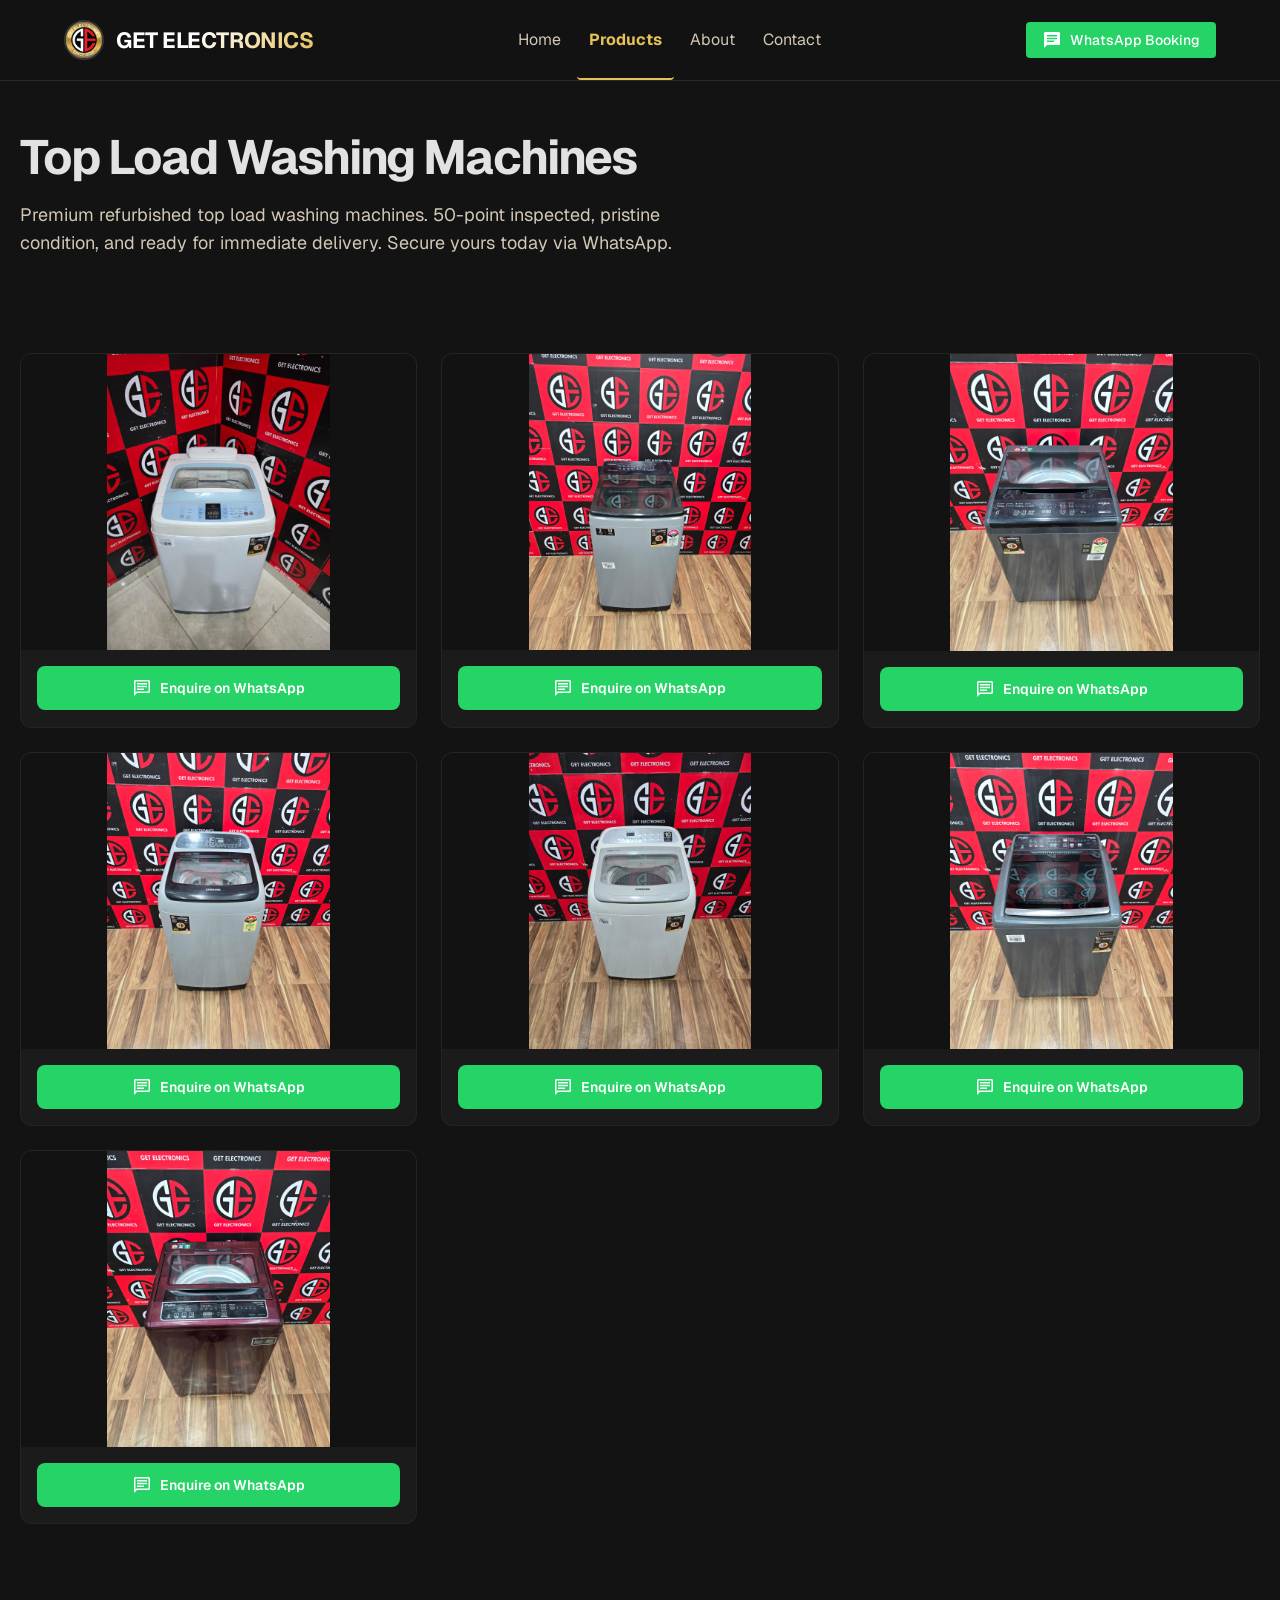
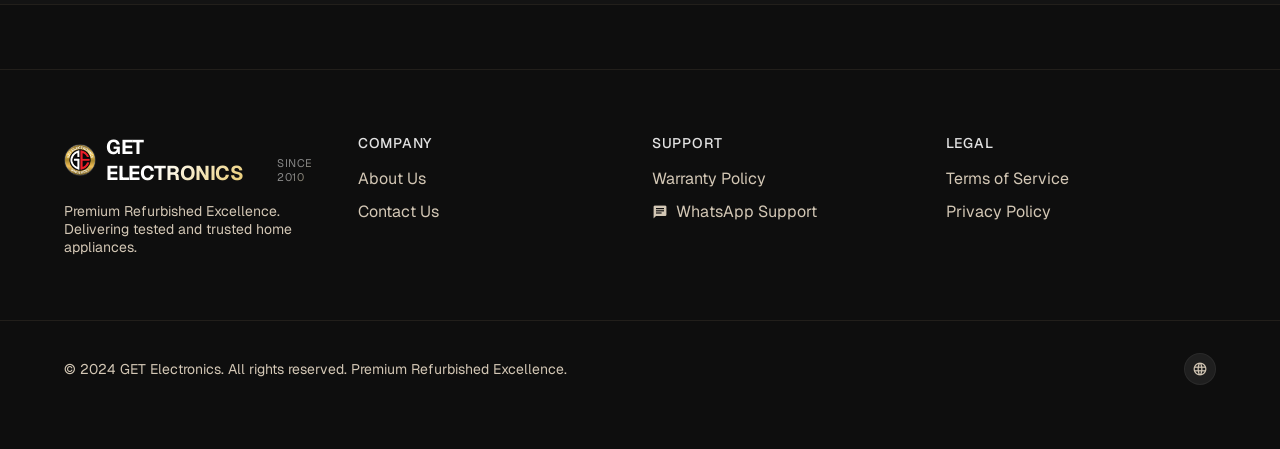
<file: washing-machines-top-load.html>
<!DOCTYPE html>
<html lang="en">

<head>
  <meta charset="UTF-8" />
  <meta name="viewport" content="width=device-width, initial-scale=1.0" />
  <title>Top Load Washing Machines — GET Electronics</title>
  <meta name="description" content="High efficiency, compact refurbished top load washing machines in Bangalore. Fully inspected and certified models from leading brands starting at ₹5,999." />
  <meta name="keywords" content="refurbished top load washing machine Bangalore, second hand top load washer, used top loading washing machine Bangalore" />
  <!-- Open Graph -->
  <meta property="og:title" content="Top Load Washing Machines — GET Electronics" />
  <meta property="og:description" content="Browse certified refurbished top load washing machines in Bangalore. Starting at ₹5,999 with a 1-year motor warranty." />
  <meta property="og:image" content="images/top-load-washing-machine.png" />
  <meta property="og:type" content="website" />
  <link rel="stylesheet"
    href="https://fonts.googleapis.com/css2?family=Material+Symbols+Outlined:opsz,wght,FILL,GRAD@20..48,100..700,0..1,-50..200" />
  <link rel="preconnect" href="https://fonts.googleapis.com" />
  <link rel="preconnect" href="https://fonts.gstatic.com" crossorigin />
  <link href="https://fonts.googleapis.com/css2?family=Geist:wght@400;500;600;700&display=swap" rel="stylesheet" />
  <link rel="icon" type="image/jpeg" href="images/logo.jpeg" />
  <link rel="stylesheet" href="style.css">
</head>

<body>

  <!-- ── NAV ─────────────────────────────────────────────── -->
  <header>
    <nav id="nav">
      <div class="nav-inner">
        <div class="nav-logo"><button class="nav-mobile-back" onclick="window.history.back()" aria-label="Go back"><span class="material-symbols-outlined">arrow_back</span></button><a href="index.html"><img src="images/logo.jpeg" alt="GET Electronics Logo" /><span>GET ELECTRONICS</span></a></div>
        <div class="nav-links" id="desktop-nav">
          <a class="nav-link" href="index.html">Home</a>
          <a class="nav-link active" href="shop.html">Products</a>
          <a class="nav-link" href="about.html">About</a>
          <a class="nav-link" href="contact.html">Contact</a>
        </div>
        <div class="nav-right">
          <a href="https://wa.me/919036241002?text=Hi%2C%20I%20would%20like%20to%20enquire%20about%20refurbished%20appliances%20at%20GET%20Electronics." target="_blank" class="btn-whatsapp hide-mobile">
            <span class="material-symbols-outlined filled icon-20">chat</span>
            WhatsApp Booking
          </a>
        </div>
      </div>
    </nav>

    <!-- Bottom Nav for Mobile -->
    <nav id="bottom-nav">
      <a class="bottom-nav-item" href="index.html">
        <span class="material-symbols-outlined">home</span>
        <span>Home</span>
      </a>
      <a class="bottom-nav-item active" href="shop.html">
        <span class="material-symbols-outlined">category</span>
        <span>Products</span>
      </a>
      <a class="bottom-nav-item" href="about.html">
        <span class="material-symbols-outlined">info</span>
        <span>About</span>
      </a>
      <a class="bottom-nav-item" href="contact.html">
        <span class="material-symbols-outlined">call</span>
        <span>Contact</span>
      </a>
    </nav>
  </header>

  <div class="page active">

<main style="flex-grow:1; max-width:var(--container-max); margin:0 auto; padding:48px var(--spacing-margin-mobile); width:100%;">
<section style="margin-bottom:var(--spacing-margin-desktop);">
<h1 class="text-display-lg text-on-surface mb-4">Top Load Washing Machines</h1>
<p class="text-body-lg text-on-surface-variant max-w-2xl">Premium refurbished top load washing machines.
          50-point inspected, pristine condition, and ready for immediate delivery. Secure yours today via WhatsApp.</p>
</section>
<div class="product-gallery">
      <!-- Item 1 -->
      <div class="gallery-item">
        <div class="gallery-image-wrapper">
          <img alt="Top Load Washing Machine 1" src="images/top-load-washing-machine-1.jpeg" />
        </div>
        <div class="gallery-info" style="padding: 16px;">
          <a class="gallery-enquiry-btn" href="https://wa.me/919036241002?text=Hi%2C%20I%20am%20interested%20in%20the%20Top%20Load%20Washing%20Machine%20%231" target="_blank">
            <span class="material-symbols-outlined">chat</span> Enquire on WhatsApp
          </a>
        </div>
      </div>

      <!-- Item 2 -->
      <div class="gallery-item">
        <div class="gallery-image-wrapper">
          <img alt="Top Load Washing Machine 2" src="images/top-load-washing-machine-2.jpeg" />
        </div>
        <div class="gallery-info" style="padding: 16px;">
          <a class="gallery-enquiry-btn" href="https://wa.me/919036241002?text=Hi%2C%20I%20am%20interested%20in%20the%20Top%20Load%20Washing%20Machine%20%232" target="_blank">
            <span class="material-symbols-outlined">chat</span> Enquire on WhatsApp
          </a>
        </div>
      </div>

      <!-- Item 3 -->
      <div class="gallery-item">
        <div class="gallery-image-wrapper">
          <img alt="Top Load Washing Machine 3" src="images/top-load-washing-machine-3.jpeg" />
        </div>
        <div class="gallery-info" style="padding: 16px;">
          <a class="gallery-enquiry-btn" href="https://wa.me/919036241002?text=Hi%2C%20I%20am%20interested%20in%20the%20Top%20Load%20Washing%20Machine%20%233" target="_blank">
            <span class="material-symbols-outlined">chat</span> Enquire on WhatsApp
          </a>
        </div>
      </div>

      <!-- Item 4 -->
      <div class="gallery-item">
        <div class="gallery-image-wrapper">
          <img alt="Top Load Washing Machine 4" src="images/top-load-washing-machine-4.jpeg" />
        </div>
        <div class="gallery-info" style="padding: 16px;">
          <a class="gallery-enquiry-btn" href="https://wa.me/919036241002?text=Hi%2C%20I%20am%20interested%20in%20the%20Top%20Load%20Washing%20Machine%20%234" target="_blank">
            <span class="material-symbols-outlined">chat</span> Enquire on WhatsApp
          </a>
        </div>
      </div>

      <!-- Item 5 -->
      <div class="gallery-item">
        <div class="gallery-image-wrapper">
          <img alt="Top Load Washing Machine 5" src="images/top-load-washing-machine-5.jpeg" />
        </div>
        <div class="gallery-info" style="padding: 16px;">
          <a class="gallery-enquiry-btn" href="https://wa.me/919036241002?text=Hi%2C%20I%20am%20interested%20in%20the%20Top%20Load%20Washing%20Machine%20%235" target="_blank">
            <span class="material-symbols-outlined">chat</span> Enquire on WhatsApp
          </a>
        </div>
      </div>

      <!-- Item 6 -->
      <div class="gallery-item">
        <div class="gallery-image-wrapper">
          <img alt="Top Load Washing Machine 6" src="images/top-load-washing-machine-6.jpeg" />
        </div>
        <div class="gallery-info" style="padding: 16px;">
          <a class="gallery-enquiry-btn" href="https://wa.me/919036241002?text=Hi%2C%20I%20am%20interested%20in%20the%20Top%20Load%20Washing%20Machine%20%236" target="_blank">
            <span class="material-symbols-outlined">chat</span> Enquire on WhatsApp
          </a>
        </div>
      </div>

      <!-- Item 7 -->
      <div class="gallery-item">
        <div class="gallery-image-wrapper">
          <img alt="Top Load Washing Machine 7" src="images/top-load-washing-machine-7.jpeg" />
        </div>
        <div class="gallery-info" style="padding: 16px;">
          <a class="gallery-enquiry-btn" href="https://wa.me/919036241002?text=Hi%2C%20I%20am%20interested%20in%20the%20Top%20Load%20Washing%20Machine%20%237" target="_blank">
            <span class="material-symbols-outlined">chat</span> Enquire on WhatsApp
          </a>
        </div>
      </div>
    </div>
</main>


  </div>

  <footer>

<footer>
<div class="footer-grid">
<div>
<div class="footer-logo"><img src="images/logo.jpeg" alt="GET Electronics Logo" /><span>GET ELECTRONICS</span><span style="font-size: 11px; opacity: 0.5; margin-left: 6px; font-weight: normal; letter-spacing: 0.5px; align-self: flex-end; margin-bottom: 2px;">SINCE 2010</span></div>
<p class="footer-desc">Premium Refurbished Excellence. Delivering tested and trusted home appliances.</p>
</div>
<div>
<h4 class="footer-col-title">Company</h4>
<ul class="footer-links">
<li><a href="about.html">About Us</a></li>
<li><a href="contact.html">Contact Us</a></li>
</ul>
</div>
<div>
<h4 class="footer-col-title">Support</h4>
<ul class="footer-links">
<li><a href="#">Warranty Policy</a></li>
<li><a href="https://wa.me/919036241002?text=Hi%2C%20I%20would%20like%20to%20enquire%20about%20refurbished%20appliances%20at%20GET%20Electronics." target="_blank"><span class="material-symbols-outlined filled" style="font-size:16px;">chat</span> WhatsApp Support</a></li>
</ul>
</div>
<div>
<h4 class="footer-col-title">Legal</h4>
<ul class="footer-links">
<li><a href="#">Terms of Service</a></li>
<li><a href="#">Privacy Policy</a></li>
</ul>
</div>
</div>
<div class="footer-bottom">
<p class="footer-copy">© 2024 GET Electronics. All rights reserved. Premium Refurbished Excellence.</p>
<div class="footer-globe"><span class="material-symbols-outlined" style="font-size:16px;">language</span></div>
</div>
</footer>

  </footer>

</body>
</html>
</file>
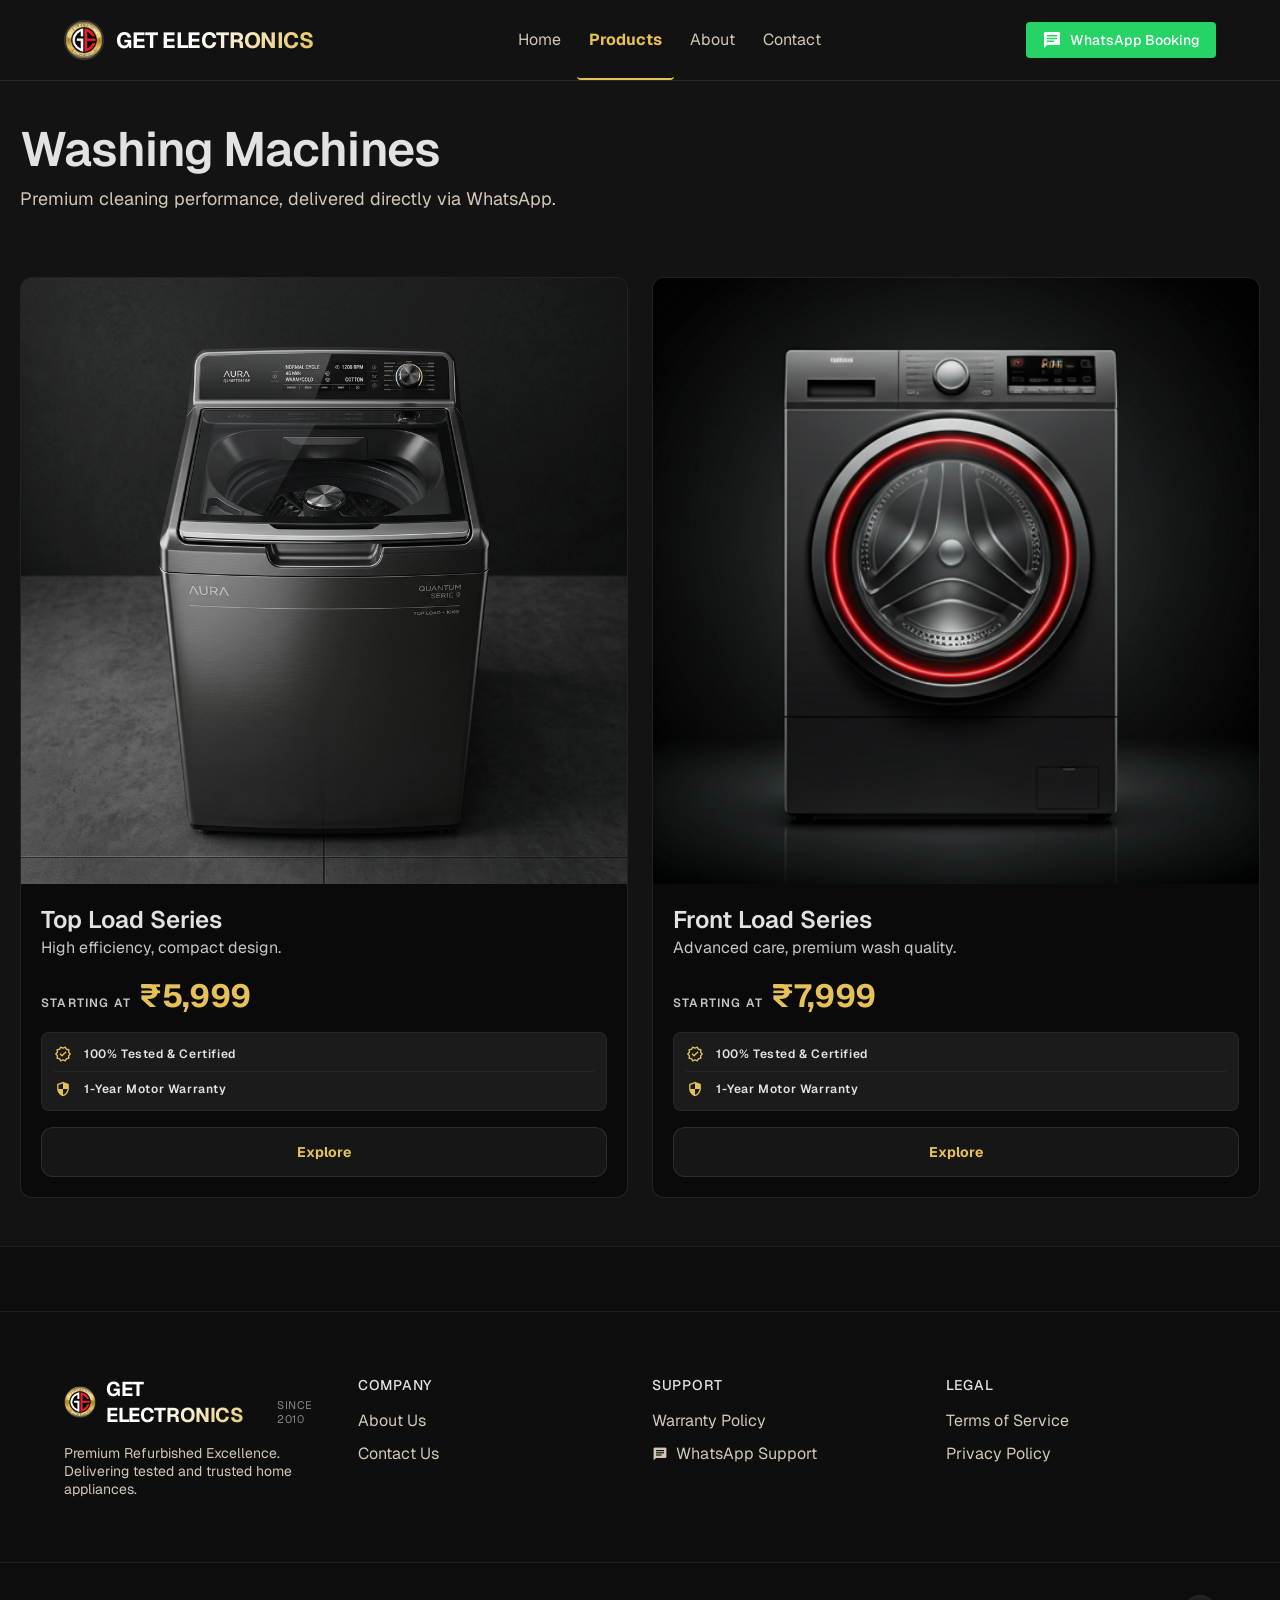
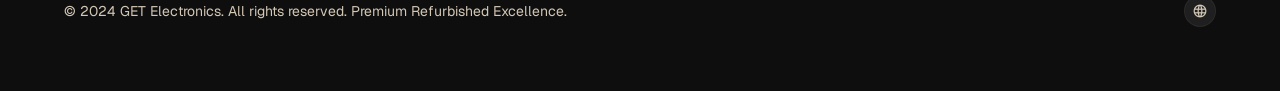
<file: washing-machines.html>
<!DOCTYPE html>
<html lang="en">

<head>
  <meta charset="UTF-8" />
  <meta name="viewport" content="width=device-width, initial-scale=1.0" />
  <title>Washing Machines — GET Electronics</title>
  <meta name="description" content="Premium refurbished washing machines in Bangalore. Shop tested top load and front load washing machines starting at ₹5,999 with 1-year motor warranty." />
  <meta name="keywords" content="refurbished washing machine Bangalore, second hand washing machine, used front load washing machine, used top load washer" />
  <!-- Open Graph -->
  <meta property="og:title" content="Washing Machines — GET Electronics" />
  <meta property="og:description" content="Shop certified refurbished washing machines with free delivery in Bangalore and a 1-year warranty." />
  <meta property="og:image" content="images/top-load-washing-machine.png" />
  <meta property="og:type" content="website" />
  <link rel="stylesheet"
    href="https://fonts.googleapis.com/css2?family=Material+Symbols+Outlined:opsz,wght,FILL,GRAD@20..48,100..700,0..1,-50..200" />
  <link rel="preconnect" href="https://fonts.googleapis.com" />
  <link rel="preconnect" href="https://fonts.gstatic.com" crossorigin />
  <link href="https://fonts.googleapis.com/css2?family=Geist:wght@400;500;600;700&display=swap" rel="stylesheet" />
  <link rel="icon" type="image/jpeg" href="images/logo.jpeg" />
  <link rel="stylesheet" href="style.css">
</head>

<body>

  <!-- ── NAV ─────────────────────────────────────────────── -->
  <header>
    <nav id="nav">
      <div class="nav-inner">
        <div class="nav-logo"><button class="nav-mobile-back" onclick="window.history.back()" aria-label="Go back"><span class="material-symbols-outlined">arrow_back</span></button><a href="index.html"><img src="images/logo.jpeg" alt="GET Electronics Logo" /><span>GET ELECTRONICS</span></a></div>
        <div class="nav-links" id="desktop-nav">
          <a class="nav-link" href="index.html">Home</a>
          <a class="nav-link active" href="shop.html">Products</a>
          <a class="nav-link" href="about.html">About</a>
          <a class="nav-link" href="contact.html">Contact</a>
        </div>
        <div class="nav-right">
          <a href="https://wa.me/919036241002?text=Hi%2C%20I%20would%20like%20to%20enquire%20about%20refurbished%20appliances%20at%20GET%20Electronics." target="_blank" class="btn-whatsapp hide-mobile">
            <span class="material-symbols-outlined filled icon-20">chat</span>
            WhatsApp Booking
          </a>
        </div>
      </div>
    </nav>

    <!-- Bottom Nav for Mobile -->
    <nav id="bottom-nav">
      <a class="bottom-nav-item" href="index.html">
        <span class="material-symbols-outlined">home</span>
        <span>Home</span>
      </a>
      <a class="bottom-nav-item active" href="shop.html">
        <span class="material-symbols-outlined">category</span>
        <span>Products</span>
      </a>
      <a class="bottom-nav-item" href="about.html">
        <span class="material-symbols-outlined">info</span>
        <span>About</span>
      </a>
      <a class="bottom-nav-item" href="contact.html">
        <span class="material-symbols-outlined">call</span>
        <span>Contact</span>
      </a>
    </nav>
  </header>

  <div class="page active">

<main style="flex-grow:1; max-width:var(--container-max); margin:0 auto; padding:48px var(--spacing-margin-mobile); width:100%;">
<header style="margin-bottom:64px;">
<h1 class="text-headline-lg-mobile text-on-surface mb-4" style="font-size:clamp(28px,5vw,48px);">Washing
          Machines</h1>
<p class="text-body-lg text-on-surface-variant max-w-2xl">Premium cleaning performance, delivered directly via
          WhatsApp.</p>
</header>
<div class="series-grid">
<!-- Top Load -->
<article class="series-card">
<div class="series-card-img">
<img alt="Top Load Washing Machine" src="images/top-load-washing-machine.png"/>
</div>
<div class="series-card-body">
<div>
<h2 class="text-headline-md text-on-surface">Top Load Series</h2>
<p class="text-body-md text-secondary">High efficiency, compact design.</p>
</div>
<div class="series-price-row">
<span class="text-label-sm text-secondary uppercase tracking-widest">Starting at</span>
<span class="text-headline-lg text-primary-fixed-dim font-bold" style="color:var(--color-primary-fixed-dim)">₹5,999</span>
</div>
<div class="series-features">
<div class="series-feature-row">
<span class="material-symbols-outlined text-primary icon-xs" style="font-size:18px;">verified</span>
<span class="text-label-sm text-on-surface">100% Tested &amp; Certified</span>
</div>
<div class="series-feature-divider"></div>
<div class="series-feature-row">
<span class="material-symbols-outlined text-primary icon-xs" style="font-size:18px;">security</span>
<span class="text-label-sm text-on-surface">1-Year Motor Warranty</span>
</div>
</div>
<button class="series-explore-btn" onclick="window.location.href='washing-machines-top-load.html'">
<span class="text-label-md font-bold tracking-wide">Explore</span>
</button>
</div>
</article>
<!-- Front Load -->
<article class="series-card">
<div class="series-card-img">
<img alt="Front Load Washing Machine" src="images/washing-machine-front-featured.jpg"/>
</div>
<div class="series-card-body">
<div>
<h2 class="text-headline-md text-on-surface">Front Load Series</h2>
<p class="text-body-md text-secondary">Advanced care, premium wash quality.</p>
</div>
<div class="series-price-row">
<span class="text-label-sm text-secondary uppercase tracking-widest">Starting at</span>
<span class="text-headline-lg text-primary-fixed-dim font-bold" style="color:var(--color-primary-fixed-dim)">₹7,999</span>
</div>
<div class="series-features">
<div class="series-feature-row">
<span class="material-symbols-outlined text-primary icon-xs" style="font-size:18px;">verified</span>
<span class="text-label-sm text-on-surface">100% Tested &amp; Certified</span>
</div>
<div class="series-feature-divider"></div>
<div class="series-feature-row">
<span class="material-symbols-outlined text-primary icon-xs" style="font-size:18px;">security</span>
<span class="text-label-sm text-on-surface">1-Year Motor Warranty</span>
</div>
</div>
<button class="series-explore-btn" onclick="window.location.href='washing-machines-front-load.html'">
<span class="text-label-md font-bold tracking-wide">Explore</span>
</button>
</div>
</article>
</div>
</main>


  </div>

  <footer>

<footer>
<div class="footer-grid">
<div>
<div class="footer-logo"><img src="images/logo.jpeg" alt="GET Electronics Logo" /><span>GET ELECTRONICS</span><span style="font-size: 11px; opacity: 0.5; margin-left: 6px; font-weight: normal; letter-spacing: 0.5px; align-self: flex-end; margin-bottom: 2px;">SINCE 2010</span></div>
<p class="footer-desc">Premium Refurbished Excellence. Delivering tested and trusted home appliances.</p>
</div>
<div>
<h4 class="footer-col-title">Company</h4>
<ul class="footer-links">
<li><a href="about.html">About Us</a></li>
<li><a href="contact.html">Contact Us</a></li>
</ul>
</div>
<div>
<h4 class="footer-col-title">Support</h4>
<ul class="footer-links">
<li><a href="#">Warranty Policy</a></li>
<li><a href="https://wa.me/919036241002?text=Hi%2C%20I%20would%20like%20to%20enquire%20about%20refurbished%20appliances%20at%20GET%20Electronics." target="_blank"><span class="material-symbols-outlined filled" style="font-size:16px;">chat</span> WhatsApp Support</a></li>
</ul>
</div>
<div>
<h4 class="footer-col-title">Legal</h4>
<ul class="footer-links">
<li><a href="#">Terms of Service</a></li>
<li><a href="#">Privacy Policy</a></li>
</ul>
</div>
</div>
<div class="footer-bottom">
<p class="footer-copy">© 2024 GET Electronics. All rights reserved. Premium Refurbished Excellence.</p>
<div class="footer-globe"><span class="material-symbols-outlined" style="font-size:16px;">language</span></div>
</div>
</footer>

  </footer>

</body>
</html>
</file>
<file: style.css>
/* ── CSS Variables ─────────────────────────────────────── */
:root {
    --color-background: #131313;
    --color-on-background: #e2e2e2;
    --color-surface: #131313;
    --color-surface-dim: #131313;
    --color-surface-bright: #393939;
    --color-surface-dark: #0A0A0A;
    --color-surface-container-lowest: #0e0e0e;
    --color-surface-container-low: #1b1b1b;
    --color-surface-container: #1f1f1f;
    --color-surface-container-high: #2a2a2a;
    --color-surface-container-highest: #353535;
    --color-surface-variant: #353535;
    --color-on-surface: #e2e2e2;
    --color-on-surface-variant: #d3c7b5;
    --color-inverse-surface: #e2e2e2;
    --color-inverse-on-surface: #303030;
    --color-inverse-primary: #d4af37;
    --color-primary: #e5c158;
    --color-primary-fixed: #fdf2cf;
    --color-primary-fixed-dim: #e5c158;
    --color-primary-container: #544005;
    --color-on-primary: #3e2f00;
    --color-on-primary-container: #fdf2cf;
    --color-on-primary-fixed: #271d00;
    --color-on-primary-fixed-variant: #544005;
    --color-secondary: #c6c6c7;
    --color-secondary-fixed: #e2e2e2;
    --color-secondary-fixed-dim: #c6c6c7;
    --color-secondary-container: #454747;
    --color-on-secondary: #2f3131;
    --color-on-secondary-container: #b4b5b5;
    --color-outline: #9b907d;
    --color-outline-variant: #4a4336;
    --color-whatsapp-green: #25D366;
    --color-error: #ffb4ab;
    --color-on-error: #690005;
    --color-error-container: #93000a;
    --color-on-error-container: #ffdad6;

    --color-primary-rgb: 229, 193, 88;
    --color-primary-container-rgb: 84, 64, 5;
    --color-outline-variant-rgb: 80, 71, 57;

    --spacing-gutter: 24px;
    --spacing-margin-desktop: 64px;
    --spacing-margin-mobile: 20px;
    --container-max: 1280px;

    --font-sans: 'Geist', ui-sans-serif, system-ui, sans-serif;

    --text-display-lg-size: 48px;
    --text-display-lg-lh: 56px;
    --text-headline-lg-size: 32px;
    --text-headline-lg-lh: 40px;
    --text-headline-md-size: 24px;
    --text-headline-md-lh: 32px;
    --text-body-lg-size: 18px;
    --text-body-lg-lh: 28px;
    --text-body-md-size: 16px;
    --text-body-md-lh: 24px;
    --text-label-md-size: 14px;
    --text-label-md-lh: 20px;
    --text-label-sm-size: 12px;
    --text-label-sm-lh: 16px;
}

/* ── Reset & Base ──────────────────────────────────────── */
*,
*::before,
*::after {
    box-sizing: border-box;
    margin: 0;
    padding: 0;
}

html,
body {
    background-color: var(--color-background);
    color: var(--color-on-background);
    font-family: var(--font-sans);
    -webkit-font-smoothing: antialiased;
    min-height: 100%;
}

a {
    color: inherit;
    text-decoration: none;
}

img {
    display: block;
    max-width: 100%;
}

button,
input,
select,
textarea {
    font-family: inherit;
}

* {
    border-color: rgba(255, 255, 255, 0.1);
}

/* ── Typography helpers ────────────────────────────────── */
.text-display-lg {
    font-size: var(--text-display-lg-size);
    line-height: var(--text-display-lg-lh);
    font-weight: 700;
    letter-spacing: -0.04em;
}

.text-headline-lg {
    font-size: var(--text-headline-lg-size);
    line-height: var(--text-headline-lg-lh);
    font-weight: 600;
    letter-spacing: -0.02em;
}

.text-headline-lg-mobile {
    font-size: 28px;
    line-height: 34px;
    font-weight: 600;
    letter-spacing: -0.02em;
}

.text-headline-md {
    font-size: var(--text-headline-md-size);
    line-height: var(--text-headline-md-lh);
    font-weight: 600;
}

.text-headline-md-mobile {
    font-size: 22px;
    line-height: 28px;
    font-weight: 600;
}

.text-body-lg {
    font-size: var(--text-body-lg-size);
    line-height: var(--text-body-lg-lh);
}

.text-body-md {
    font-size: var(--text-body-md-size);
    line-height: var(--text-body-md-lh);
}

.text-label-md {
    font-size: var(--text-label-md-size);
    line-height: var(--text-label-md-lh);
    font-weight: 500;
    letter-spacing: 0.02em;
}

.text-label-sm {
    font-size: var(--text-label-sm-size);
    line-height: var(--text-label-sm-lh);
    font-weight: 600;
    letter-spacing: 0.05em;
}

.text-mono-label {
    font-size: 13px;
    line-height: 18px;
}

/* ── Color helpers ─────────────────────────────────────── */
.text-primary {
    color: var(--color-primary);
}

.text-on-surface {
    color: var(--color-on-surface);
}

.text-on-surface-variant {
    color: var(--color-on-surface-variant);
}

.text-secondary {
    color: var(--color-secondary);
}

.text-whatsapp-green {
    color: var(--color-whatsapp-green);
}

.text-on-primary-container {
    color: var(--color-on-primary-container);
}

/* ── Layout helpers ────────────────────────────────────── */
.container {
    max-width: var(--container-max);
    margin: 0 auto;
    padding: 0 var(--spacing-margin-mobile);
}

@media (min-width: 768px) {
    .container {
        padding: 0 var(--spacing-margin-desktop);
    }

    .text-headline-lg-mobile {
        font-size: 32px;
        line-height: 40px;
    }

    .text-display-lg {
        font-size: 48px;
    }

    .md\:grid-cols-2 {
        grid-template-columns: repeat(2, 1fr);
    }

    .md\:grid-cols-4 {
        grid-template-columns: repeat(4, 1fr);
    }

    .md\:flex {
        display: flex;
    }

    .md\:hidden {
        display: none;
    }

    .hide-mobile {
        display: flex;
    }

    .show-mobile {
        display: none;
    }
}

@media (max-width: 767px) {
    .hide-mobile {
        display: none !important;
    }

    .show-mobile {
        display: flex !important;
    }

    .text-display-lg {
        font-size: 32px;
        line-height: 40px;
    }

    .text-headline-lg {
        font-size: 24px;
        line-height: 32px;
    }
}

.grid {
    display: grid;
}

.grid-cols-1 {
    grid-template-columns: 1fr;
}

.gap-gutter {
    gap: var(--spacing-gutter);
}

.flex {
    display: flex;
}

.flex-col {
    flex-direction: column;
}

.flex-grow {
    flex-grow: 1;
}

.items-center {
    align-items: center;
}

.items-start {
    align-items: flex-start;
}

.items-end {
    align-items: flex-end;
}

.justify-between {
    justify-content: space-between;
}

.justify-center {
    justify-content: center;
}

.flex-wrap {
    flex-wrap: wrap;
}

.w-full {
    width: 100%;
}

.h-full {
    height: 100%;
}

.min-h-screen {
    min-height: 100vh;
}

.relative {
    position: relative;
}

.absolute {
    position: absolute;
}

.inset-0 {
    top: 0;
    right: 0;
    bottom: 0;
    left: 0;
}

.z-0 {
    z-index: 0;
}

.z-10 {
    z-index: 10;
}

.z-20 {
    z-index: 20;
}

.z-50 {
    z-index: 50;
}

.overflow-hidden {
    overflow: hidden;
}

.border {
    border: 1px solid;
}

.border-t {
    border-top: 1px solid;
}

.border-b {
    border-bottom: 1px solid;
}

.rounded {
    border-radius: 4px;
}

.rounded-sm {
    border-radius: 2px;
}

.rounded-lg {
    border-radius: 8px;
}

.rounded-xl {
    border-radius: 12px;
}

.rounded-full {
    border-radius: 9999px;
}

.object-cover {
    object-fit: cover;
}

.object-contain {
    object-fit: contain;
}

.block {
    display: block;
}

.hidden {
    display: none;
}

.line-clamp-2 {
    display: -webkit-box;
    -webkit-line-clamp: 2;
    -webkit-box-orient: vertical;
    overflow: hidden;
}

.italic {
    font-style: italic;
}

.uppercase {
    text-transform: uppercase;
}

.tracking-wider {
    letter-spacing: 0.05em;
}

.tracking-widest {
    letter-spacing: 0.1em;
}

.leading-relaxed {
    line-height: 1.75;
}

.leading-tight {
    line-height: 1.25;
}

.pointer-events-none {
    pointer-events: none;
}

.grayscale {
    filter: grayscale(1);
}

.brightness-50 {
    filter: brightness(0.5);
}

.contrast-125 {
    filter: contrast(1.25);
}

.backdrop-blur {
    backdrop-filter: blur(8px);
}

.backdrop-blur-sm {
    backdrop-filter: blur(4px);
}

.backdrop-blur-md {
    backdrop-filter: blur(12px);
}

.resize-none {
    resize: none;
}

.outline-none {
    outline: none;
}

.line-through {
    text-decoration: line-through;
}

.self-start {
    align-self: flex-start;
}

/* ── Transitions ───────────────────────────────────────── */
.transition-all {
    transition: all 0.2s ease;
}

.transition-colors {
    transition: color 0.2s ease, background-color 0.2s ease, border-color 0.2s ease;
}

.transition-transform {
    transition: transform 0.2s ease;
}

.duration-300 {
    transition-duration: 0.3s;
}

.duration-500 {
    transition-duration: 0.5s;
}

.duration-700 {
    transition-duration: 0.7s;
}

.hover-scale:hover {
    transform: scale(1.05);
}

.hover-translate-up:hover {
    transform: translateY(-4px);
}

.active-scale:active {
    transform: scale(0.95);
}

/* ── Glass panel ───────────────────────────────────────── */
.glass-panel {
    background: rgba(31, 31, 31, 0.6);
    backdrop-filter: blur(12px);
    border: 1px solid rgba(255, 255, 255, 0.05);
}

.ghost-border {
    border: 1px solid rgba(255, 255, 255, 0.1);
}

/* ── Material Icons ────────────────────────────────────── */
.material-symbols-outlined {
    font-family: 'Material Symbols Outlined';
    font-weight: normal;
    font-style: normal;
    font-size: 24px;
    line-height: 1;
    letter-spacing: normal;
    text-transform: none;
    display: inline-block;
    white-space: nowrap;
    direction: ltr;
    -webkit-font-smoothing: antialiased;
}

.material-symbols-outlined.filled {
    font-variation-settings: 'FILL' 1;
}

.icon-sm {
    font-size: 18px;
}

.icon-xs {
    font-size: 14px;
}

.icon-16 {
    font-size: 16px;
}

.icon-20 {
    font-size: 20px;
}

/* ── Pulse animation ───────────────────────────────────── */
@keyframes pulse {

    0%,
    100% {
        opacity: 1
    }

    50% {
        opacity: 0.5
    }
}

.animate-pulse {
    animation: pulse 2s ease-in-out infinite;
}

@keyframes ping {
    0% {
        transform: scale(1);
        opacity: 1
    }

    75%,
    100% {
        transform: scale(2);
        opacity: 0
    }
}

.animate-ping {
    animation: ping 1s ease-in-out infinite;
}

/* ── Nav ───────────────────────────────────────────────── */
#nav {
    background: rgba(19, 19, 19, 0.9);
    backdrop-filter: blur(12px);
    border-bottom: 1px solid rgba(255, 255, 255, 0.1);
    position: sticky;
    top: 0;
    z-index: 50;
    width: 100%;
}

.nav-inner {
    display: flex;
    justify-content: space-between;
    align-items: center;
    height: 80px;
    max-width: var(--container-max);
    margin: 0 auto;
    padding: 0 var(--spacing-margin-mobile);
}

@media (min-width: 768px) {
    .nav-inner {
        padding: 0 var(--spacing-margin-desktop);
    }
}

.nav-logo {
    display: flex;
    align-items: center;
    gap: 8px;
    cursor: pointer;
    transition: opacity 0.2s;
}

.nav-mobile-back {
    display: none;
    align-items: center;
    justify-content: center;
    background: none;
    border: none;
    color: var(--color-on-surface);
    cursor: pointer;
    padding: 8px;
    margin-left: -8px;
    border-radius: 50%;
    transition: background-color 0.2s;
}

.nav-mobile-back:active {
    background-color: rgba(255, 255, 255, 0.1);
}

.nav-mobile-back .material-symbols-outlined {
    font-size: 24px;
}

@media (max-width: 767px) {
    .nav-mobile-back {
        display: flex;
    }
}

.nav-logo a {
    display: flex;
    align-items: center;
    gap: 12px;
    text-decoration: none;
    color: inherit;
}

.nav-logo img {
    height: 40px;
    width: 40px;
    border-radius: 50%;
    object-fit: cover;
    border: 2px solid rgba(255, 255, 255, 0.15);
}

.nav-logo span {
    font-size: 22px;
    font-weight: 700;
    letter-spacing: -0.02em;
    background: linear-gradient(135deg, #ffffff 40%, var(--color-primary) 100%);
    -webkit-background-clip: text;
    -webkit-text-fill-color: transparent;
    display: inline-block;
}

.nav-logo:hover {
    opacity: 0.9;
}

.footer-logo {
    display: flex;
    align-items: center;
    gap: 10px;
    margin-bottom: 16px;
}

.footer-logo img {
    height: 32px;
    width: 32px;
    border-radius: 50%;
    object-fit: cover;
    border: 1.5px solid rgba(255, 255, 255, 0.15);
}

.footer-logo span {
    font-size: 20px;
    font-weight: 700;
    letter-spacing: -0.02em;
    background: linear-gradient(135deg, #ffffff 40%, var(--color-primary) 100%);
    -webkit-background-clip: text;
    -webkit-text-fill-color: transparent;
    display: inline-block;
}

.nav-links {
    display: none;
    align-items: center;
    gap: 4px;
    height: 100%;
}

@media (min-width: 768px) {
    .nav-links {
        display: flex;
    }
}

.nav-link {
    color: var(--color-on-surface-variant);
    font-size: var(--text-body-md-size);
    cursor: pointer;
    padding: 8px 12px;
    border-radius: 4px;
    transition: all 0.2s;
    display: flex;
    align-items: center;
    height: 100%;
    border-bottom: 2px solid transparent;
}

.nav-link:hover {
    color: var(--color-on-surface);
    background: var(--color-surface-container-high);
}

.nav-link.active {
    color: var(--color-primary);
    font-weight: 700;
    border-bottom-color: var(--color-primary);
    background: transparent;
}

.nav-link.active:hover {
    background: transparent;
}

.nav-right {
    display: flex;
    align-items: center;
    gap: 12px;
}

.btn-whatsapp {
    display: flex;
    align-items: center;
    gap: 8px;
    background: var(--color-whatsapp-green);
    color: #fff;
    padding: 8px 16px;
    border-radius: 4px;
    font-size: var(--text-label-md-size);
    font-weight: 500;
    cursor: pointer;
    transition: all 0.2s;
    border: none;
    text-decoration: none;
}

.btn-whatsapp:hover {
    opacity: 0.9;
}

.btn-whatsapp:active {
    transform: scale(0.95);
}

/* Bottom Nav */
#bottom-nav {
    display: none;
    position: fixed;
    bottom: 0;
    left: 0;
    width: 100%;
    background: rgba(19, 19, 19, 0.95);
    backdrop-filter: blur(12px);
    border-top: 1px solid rgba(255, 255, 255, 0.1);
    z-index: 100;
    justify-content: space-around;
    align-items: center;
    padding: 8px 0;
    padding-bottom: env(safe-area-inset-bottom, 8px);
}

@media (max-width: 767px) {
    #bottom-nav {
        display: flex;
    }

    body {
        padding-bottom: 66px;
    }
}

.bottom-nav-item {
    display: flex;
    flex-direction: column;
    align-items: center;
    justify-content: center;
    color: var(--color-on-surface-variant);
    font-size: 11px;
    cursor: pointer;
    transition: all 0.2s;
    flex-basis: 25%;
    user-select: none;
}

.bottom-nav-item.active {
    color: var(--color-primary);
}

.bottom-nav-item .material-symbols-outlined {
    font-size: 24px;
    margin-bottom: 4px;
}

.bottom-nav-item:active {
    transform: scale(0.95);
}

/* ── Multipage nav link resets (a tags) ─────────────────── */
a.nav-link,
a.bottom-nav-item {
    text-decoration: none;
}

/* ── Pages ─────────────────────────────────────────────── */
.page {
    display: none;
}

.page.active {
    display: flex;
    flex-direction: column;
    min-height: calc(100vh - 80px);
}

/* ── Footer ────────────────────────────────────────────── */
footer {
    background: var(--color-surface-container-lowest);
    border-top: 1px solid rgba(var(--color-outline-variant-rgb), 0.3);
    padding: 64px 0 32px;
    margin-top: auto;
}

.footer-grid {
    display: grid;
    grid-template-columns: 1fr;
    gap: var(--spacing-gutter);
    max-width: var(--container-max);
    margin: 0 auto;
    padding: 0 var(--spacing-margin-mobile);
}

@media (min-width: 768px) {
    .footer-grid {
        grid-template-columns: 1fr 1fr 1fr 1fr;
        padding: 0 var(--spacing-margin-desktop);
    }
}

.footer-logo {
    font-size: var(--text-headline-md-size);
    font-weight: 700;
    color: var(--color-primary);
    margin-bottom: 16px;
}

.footer-desc {
    color: var(--color-on-surface-variant);
    font-size: 14px;
    max-width: 240px;
}

.footer-col-title {
    font-size: var(--text-label-md-size);
    color: var(--color-on-surface);
    text-transform: uppercase;
    letter-spacing: 0.05em;
    margin-bottom: 16px;
    font-weight: 500;
}

.footer-links {
    list-style: none;
    display: flex;
    flex-direction: column;
    gap: 12px;
}

.footer-links a,
.footer-links span {
    color: var(--color-on-surface-variant);
    font-size: var(--text-body-md-size);
    cursor: pointer;
    transition: color 0.2s;
    display: flex;
    align-items: center;
    gap: 8px;
}

.footer-links a:hover,
.footer-links span:hover {
    color: var(--color-primary);
}

.footer-bottom {
    margin-top: 64px;
    padding: 32px var(--spacing-margin-mobile) 0;
    max-width: var(--container-max);
    margin-left: auto;
    margin-right: auto;
    border-top: 1px solid rgba(var(--color-outline-variant-rgb), 0.3);
    display: flex;
    flex-direction: column;
    align-items: center;
    gap: 16px;
}

@media (min-width: 768px) {
    .footer-bottom {
        flex-direction: row;
        justify-content: space-between;
        padding: 32px var(--spacing-margin-desktop) 0;
    }
}

.footer-copy {
    color: var(--color-on-surface-variant);
    font-size: 14px;
}

.footer-globe {
    width: 32px;
    height: 32px;
    border-radius: 50%;
    background: var(--color-surface-container);
    display: flex;
    align-items: center;
    justify-content: center;
    color: var(--color-on-surface-variant);
    border: 1px solid rgba(255, 255, 255, 0.05);
    font-size: 14px;
}

/* ── Buttons ───────────────────────────────────────────── */
.btn-primary {
    display: inline-flex;
    align-items: center;
    justify-content: center;
    gap: 12px;
    background: var(--color-whatsapp-green);
    color: var(--color-surface-dark);
    font-size: var(--text-label-md-size);
    font-weight: 500;
    padding: 16px 32px;
    border-radius: 4px;
    cursor: pointer;
    transition: all 0.2s;
    border: none;
    text-decoration: none;
    box-shadow: 0 0 20px rgba(37, 211, 102, 0.3);
}

.btn-primary:hover {
    opacity: 0.9;
}

.btn-primary:active {
    transform: scale(0.95);
}

.btn-secondary {
    display: inline-flex;
    align-items: center;
    justify-content: center;
    gap: 8px;
    background: var(--color-surface-container);
    border: 1px solid rgba(255, 255, 255, 0.12);
    color: var(--color-on-surface);
    font-size: var(--text-label-md-size);
    font-weight: 500;
    padding: 16px 32px;
    border-radius: 4px;
    cursor: pointer;
    transition: all 0.2s;
}

.btn-secondary:hover {
    background: var(--color-surface-container-high);
    border-color: rgba(var(--color-primary-rgb), 0.5);
}

.btn-secondary:active {
    transform: scale(0.95);
}

/* ── Hero section ──────────────────────────────────────── */
.hero {
    position: relative;
    width: 100%;
    min-height: 80vh;
    display: flex;
    align-items: center;
    overflow: hidden;
    background: var(--color-surface-dark);
}

.hero-layout {
    display: flex;
    flex-direction: column;
    gap: 32px;
    width: 100%;
}

.hero-img-container {
    width: 100%;
    aspect-ratio: 4/3;
    border-radius: 12px;
    overflow: hidden;
    border: 1px solid rgba(255, 255, 255, 0.1);
    order: -1;
}

.hero-img-container img {
    width: 100%;
    height: 100%;
    object-fit: cover;
}

.hero-text-container {
    width: 100%;
}

@media (min-width: 1024px) {
    .hero-layout {
        display: grid;
        grid-template-columns: 1.15fr 0.85fr;
        gap: 64px;
        align-items: center;
    }

    .hero-img-container {
        order: 1;
        border-radius: 16px;
        box-shadow: 0 20px 40px rgba(0, 0, 0, 0.5), 0 0 0 1px rgba(var(--color-primary-rgb), 0.15);
        transition: transform 0.5s cubic-bezier(0.16, 1, 0.3, 1), box-shadow 0.5s ease;
    }

    .hero-img-container:hover {
        transform: translateY(-8px) scale(1.01);
        box-shadow: 0 30px 60px rgba(0, 0, 0, 0.6), 0 0 0 1px rgba(var(--color-primary-rgb), 0.25);
    }

    .hero-img-container img {
        transition: transform 0.8s cubic-bezier(0.16, 1, 0.3, 1);
    }

    .hero-img-container:hover img {
        transform: scale(1.04);
    }
}


.hero-content {
    position: relative;
    z-index: 10;
    max-width: var(--container-max);
    margin: 0 auto;
    padding: 60px var(--spacing-margin-mobile);
    width: 100%;
}

@media (min-width: 768px) {
    .hero-content {
        padding: 80px var(--spacing-margin-desktop);
    }
}

.hero-badge {
    display: inline-flex;
    align-items: center;
    gap: 8px;
    padding: 4px 12px;
    background: var(--color-surface-container);
    border-radius: 4px;
    border: 1px solid rgba(255, 255, 255, 0.1);
    margin-bottom: 32px;
}

.hero-badge-dot {
    width: 8px;
    height: 8px;
    border-radius: 50%;
    background: var(--color-primary);
    box-shadow: 0 0 8px rgba(var(--color-primary-rgb), 0.6);
}

.hero-title {
    margin-bottom: 24px;
}

.hero-title .highlight {
    color: var(--color-primary);
    filter: drop-shadow(0 0 12px rgba(var(--color-primary-rgb), 0.3));
}

.hero-desc {
    color: var(--color-on-surface-variant);
    max-width: 560px;
    margin-bottom: 40px;
}

.hero-actions {
    display: flex;
    flex-direction: column;
    gap: 16px;
}

@media (min-width: 640px) {
    .hero-actions {
        flex-direction: row;
    }
}

/* ── Trust bar ─────────────────────────────────────────── */
.trust-bar {
    padding: 48px 0;
    background: var(--color-surface-container-low);
    border-top: 1px solid rgba(var(--color-outline-variant-rgb), 0.3);
    border-bottom: 1px solid rgba(var(--color-outline-variant-rgb), 0.3);
    position: relative;
    overflow: hidden;
}

.trust-bar::before {
    content: '';
    position: absolute;
    inset: 0;
    background: linear-gradient(to right, rgba(var(--color-primary-rgb), 0.05), transparent, rgba(var(--color-primary-rgb), 0.05));
    pointer-events: none;
}

.trust-items {
    display: flex;
    flex-wrap: wrap;
    justify-content: center;
    gap: 32px;
    max-width: var(--container-max);
    margin: 0 auto;
    padding: 0 var(--spacing-margin-mobile);
    position: relative;
    z-index: 1;
}

@media (min-width: 768px) {
    .trust-items {
        gap: 64px;
        padding: 0 var(--spacing-margin-desktop);
    }
}

.trust-item {
    display: flex;
    align-items: center;
    gap: 16px;
}

.trust-icon {
    width: 48px;
    height: 48px;
    border-radius: 50%;
    background: var(--color-surface-container);
    border: 1px solid rgba(var(--color-primary-rgb), 0.2);
    display: flex;
    align-items: center;
    justify-content: center;
    flex-shrink: 0;
}

/* ── Features grid ─────────────────────────────────────── */
.features-section {
    padding: 96px 0;
    max-width: var(--container-max);
    margin: 0 auto;
    padding-left: var(--spacing-margin-mobile);
    padding-right: var(--spacing-margin-mobile);
}

@media (min-width: 768px) {
    .features-section {
        padding-left: var(--spacing-margin-desktop);
        padding-right: var(--spacing-margin-desktop);
    }
}

.features-grid {
    display: grid;
    grid-template-columns: 1fr;
    gap: var(--spacing-gutter);
}

@media (min-width: 768px) {
    .features-grid {
        grid-template-columns: repeat(4, 1fr);
    }
}

.feature-card {
    padding: 24px;
    border-radius: 8px;
    display: flex;
    flex-direction: column;
    gap: 16px;
    transition: border-color 0.2s;
    background: rgba(31, 31, 31, 0.6);
    backdrop-filter: blur(12px);
    border: 1px solid rgba(255, 255, 255, 0.05);
}

.feature-card:hover {
    border-color: rgba(var(--color-primary-rgb), 0.5);
}

.feature-icon {
    width: 48px;
    height: 48px;
    border-radius: 4px;
    background: var(--color-surface-container-high);
    display: flex;
    align-items: center;
    justify-content: center;
    border: 1px solid rgba(255, 255, 255, 0.05);
    transition: background 0.2s;
    flex-shrink: 0;
}

.feature-card:hover .feature-icon {
    background: var(--color-primary-container);
}

/* ── Category cards ────────────────────────────────────── */
.categories-section {
    padding: 96px 0;
    border-top: 1px solid rgba(var(--color-outline-variant-rgb), 0.3);
    max-width: var(--container-max);
    margin: 0 auto;
    padding-left: var(--spacing-margin-mobile);
    padding-right: var(--spacing-margin-mobile);
}

@media (min-width: 768px) {
    .categories-section {
        padding-left: var(--spacing-margin-desktop);
        padding-right: var(--spacing-margin-desktop);
    }
}

.cat-grid {
    display: grid;
    grid-template-columns: 1fr;
    gap: var(--spacing-gutter);
}

@media (min-width: 768px) {
    .cat-grid {
        grid-template-columns: repeat(2, 1fr);
    }
}

.cat-card {
    position: relative;
    aspect-ratio: 4/3;
    border-radius: 8px;
    overflow: hidden;
    background: var(--color-surface-dark);
    border: 1px solid rgba(255, 255, 255, 0.1);
    cursor: pointer;
    display: block;
}

.cat-card img {
    width: 100%;
    height: 100%;
    object-fit: cover;
    opacity: 0.8;
    transition: transform 0.7s ease;
}

.cat-card:hover img {
    transform: scale(1.05);
}

.cat-overlay {
    position: absolute;
    inset: 0;
    background: linear-gradient(to top, var(--color-surface-dark), rgba(10, 10, 10, 0.4), transparent);
    z-index: 1;
}

.cat-info {
    position: absolute;
    bottom: 0;
    left: 0;
    padding: 32px;
    z-index: 2;
    width: 100%;
    display: flex;
    justify-content: space-between;
    align-items: flex-end;
}

.cat-arrow {
    width: 48px;
    height: 48px;
    border-radius: 50%;
    background: rgba(31, 31, 31, 0.8);
    border: 1px solid rgba(255, 255, 255, 0.1);
    backdrop-filter: blur(4px);
    display: flex;
    align-items: center;
    justify-content: center;
    flex-shrink: 0;
    transition: all 0.2s;
}

.cat-card:hover .cat-arrow {
    background: var(--color-primary);
}

.cat-card:hover .cat-arrow .material-symbols-outlined {
    color: var(--color-surface-dark);
}

/* ── Testimonials ──────────────────────────────────────── */
.testimonials-section {
    padding: 96px 0;
    border-top: 1px solid rgba(var(--color-outline-variant-rgb), 0.3);
    background: var(--color-surface-container-lowest);
}

.testimonials-inner {
    max-width: var(--container-max);
    margin: 0 auto;
    padding: 0 var(--spacing-margin-mobile);
}

@media (min-width: 768px) {
    .testimonials-inner {
        padding: 0 var(--spacing-margin-desktop);
    }
}

.testimonials-grid {
    display: grid;
    grid-template-columns: 1fr;
    gap: var(--spacing-gutter);
}

@media (min-width: 768px) {
    .testimonials-grid {
        grid-template-columns: repeat(3, 1fr);
    }
}

.testimonial-card {
    padding: 32px;
    border-radius: 12px;
    background: rgba(31, 31, 31, 0.6);
    backdrop-filter: blur(12px);
    border: 1px solid rgba(255, 255, 255, 0.05);
    transition: all 0.2s;
}

.testimonial-card:hover {
    border-color: rgba(var(--color-primary-rgb), 0.3);
    transform: translateY(-4px);
}

.stars {
    display: flex;
    color: var(--color-primary);
    margin-bottom: 24px;
}

.avatar {
    width: 48px;
    height: 48px;
    border-radius: 50%;
    background: var(--color-surface-container-high);
    border: 1px solid rgba(88, 65, 63, 0.5);
    display: flex;
    align-items: center;
    justify-content: center;
    color: var(--color-primary);
    font-size: var(--text-headline-md-size);
    font-weight: 600;
}

/* ── FAQ ───────────────────────────────────────────────── */
.faq-section {
    padding: 96px 0;
    border-top: 1px solid rgba(var(--color-outline-variant-rgb), 0.3);
    max-width: var(--container-max);
    margin: 0 auto;
    padding-left: var(--spacing-margin-mobile);
    padding-right: var(--spacing-margin-mobile);
}

@media (min-width: 768px) {
    .faq-section {
        padding-left: var(--spacing-margin-desktop);
        padding-right: var(--spacing-margin-desktop);
    }
}

.faq-grid {
    display: grid;
    grid-template-columns: 1fr;
    gap: 64px;
}

@media (min-width: 1024px) {
    .faq-grid {
        grid-template-columns: 5fr 7fr;
    }
}

.faq-cta {
    background: var(--color-surface-container-high);
    border-radius: 12px;
    padding: 32px;
    border: 1px solid rgba(var(--color-primary-rgb), 0.2);
    position: relative;
    overflow: hidden;
}

.faq-cta::before {
    content: '';
    position: absolute;
    right: -40px;
    top: -40px;
    width: 128px;
    height: 128px;
    background: rgba(var(--color-primary-rgb), 0.1);
    border-radius: 50%;
    filter: blur(24px);
}

.faq-item {
    padding: 24px 32px;
    border-radius: 12px;
    background: rgba(31, 31, 31, 0.6);
    backdrop-filter: blur(12px);
    border: 1px solid rgba(255, 255, 255, 0.05);
    transition: background 0.2s;
}

.faq-item:hover {
    background: var(--color-surface-container);
}

.faq-q {
    display: flex;
    align-items: flex-start;
    gap: 12px;
    margin-bottom: 12px;
}

.faq-a {
    padding-left: 36px;
}

/* ── About page ────────────────────────────────────────── */
.about-hero {
    position: relative;
    width: 100%;
    height: 420px;
    border-radius: 12px;
    overflow: hidden;
    background: var(--color-surface-dark);
    border: 1px solid rgba(255, 255, 255, 0.1);
    display: flex;
    align-items: center;
    justify-content: center;
    margin-bottom: 96px;
}

@media (min-width: 768px) {
    .about-hero {
        height: 560px;
    }
}

.values-grid {
    display: grid;
    grid-template-columns: 1fr;
    gap: var(--spacing-gutter);
}

@media (min-width: 768px) {
    .values-grid {
        grid-template-columns: repeat(2, 1fr);
    }
}

@media (min-width: 1024px) {
    .values-grid {
        grid-template-columns: repeat(4, 1fr);
    }
}

.value-card {
    background: var(--color-surface-dark);
    padding: 32px;
    border-radius: 8px;
    border: 1px solid rgba(255, 255, 255, 0.1);
    display: flex;
    flex-direction: column;
    height: 100%;
    transition: background 0.3s;
}

.value-card:hover {
    background: var(--color-surface-container-low);
}

.value-icon {
    width: 48px;
    height: 48px;
    border-radius: 50%;
    display: flex;
    align-items: center;
    justify-content: center;
    margin-bottom: 24px;
    flex-shrink: 0;
}

.value-icon.default {
    background: var(--color-surface-container-high);
    border: 1px solid rgba(255, 255, 255, 0.1);
}

.value-icon.green {
    background: rgba(37, 211, 102, 0.1);
    border: 1px solid rgba(37, 211, 102, 0.2);
}

.story-grid {
    display: grid;
    grid-template-columns: 1fr;
    gap: 64px;
    align-items: center;
}

@media (min-width: 1024px) {
    .story-grid {
        grid-template-columns: 1fr 1fr;
    }
}

.stat-bar {
    display: flex;
    gap: 16px;
}

.stat-item {
    border-left: 2px solid var(--color-primary);
    padding-left: 16px;
}

.story-img {
    position: relative;
    min-height: 400px;
    border-radius: 8px;
    overflow: hidden;
    border: 1px solid rgba(255, 255, 255, 0.1);
}

.story-img img {
    position: absolute;
    inset: 0;
    width: 100%;
    height: 100%;
    object-fit: cover;
    filter: grayscale(1);
    opacity: 0.8;
    transition: all 0.7s;
}

.story-img:hover img {
    filter: grayscale(0);
}

/* ── Contact page ──────────────────────────────────────── */
.contact-grid {
    display: grid;
    grid-template-columns: 1fr;
    gap: var(--spacing-gutter);
}

@media (min-width: 1024px) {
    .contact-grid {
        grid-template-columns: 5fr 7fr;
    }
}

.contact-card {
    background: var(--color-surface-dark);
    border-radius: 8px;
    padding: 32px;
    border: 1px solid rgba(255, 255, 255, 0.1);
}

.contact-divider {
    height: 1px;
    background: rgba(255, 255, 255, 0.1);
    margin: 0;
}

.contact-row {
    display: flex;
    align-items: center;
    gap: 16px;
    cursor: pointer;
}

.contact-icon-wrap {
    width: 48px;
    height: 48px;
    border-radius: 4px;
    background: var(--color-surface-container-high);
    display: flex;
    align-items: center;
    justify-content: center;
    transition: background 0.2s;
    flex-shrink: 0;
}

.contact-row:hover .contact-icon-wrap.wa {
    background: var(--color-whatsapp-green);
}

.contact-row:hover .contact-icon-wrap.email {
    background: var(--color-primary-container);
}

.hours-row {
    display: flex;
    justify-content: space-between;
    align-items: center;
    padding: 8px 0;
}

.hours-row+.hours-row {
    border-top: 1px solid rgba(255, 255, 255, 0.05);
}

.form-group {
    display: flex;
    flex-direction: column;
    gap: 8px;
}

.form-label {
    font-size: var(--text-label-sm-size);
    color: var(--color-on-surface-variant);
    text-transform: uppercase;
    font-weight: 600;
    letter-spacing: 0.05em;
}

.form-input,
.form-select,
.form-textarea {
    background: var(--color-surface-container);
    color: var(--color-on-surface);
    border: 1px solid rgba(255, 255, 255, 0.1);
    border-radius: 4px;
    padding: 12px 16px;
    font-size: var(--text-body-md-size);
    transition: all 0.2s;
    outline: none;
    width: 100%;
}

.form-input:focus,
.form-select:focus,
.form-textarea:focus {
    border-color: var(--color-primary);
    box-shadow: 0 0 0 1px var(--color-primary);
}

.form-select {
    appearance: none;
    cursor: pointer;
}

.form-textarea {
    resize: none;
}

.form-grid {
    display: grid;
    grid-template-columns: 1fr;
    gap: 24px;
}

@media (min-width: 768px) {
    .form-grid {
        grid-template-columns: 1fr 1fr;
    }
}

.btn-send {
    display: inline-flex;
    align-items: center;
    gap: 8px;
    background: var(--color-primary-container);
    color: #fff;
    padding: 16px 32px;
    border-radius: 4px;
    font-size: var(--text-label-md-size);
    font-weight: 500;
    text-transform: uppercase;
    letter-spacing: 0.05em;
    cursor: pointer;
    transition: all 0.2s;
    border: none;
}

.btn-send:hover {
    opacity: 0.9;
}

.btn-send:hover .btn-arrow {
    transform: translateX(4px);
}

.btn-arrow {
    transition: transform 0.2s;
}

.map-section {
    width: 100%;
    height: 400px;
    border-radius: 12px;
    overflow: hidden;
    border: 1px solid rgba(255, 255, 255, 0.1);
    position: relative;
    margin-top: var(--spacing-margin-desktop);
}

.map-section img {
    width: 100%;
    height: 100%;
    object-fit: cover;
    filter: brightness(0.5) contrast(1.25) grayscale(1);
}

.map-section iframe {
    width: 100%;
    height: 100%;
    border: none;
    filter: grayscale(0.8) invert(0.9) contrast(1.2) opacity(0.85);
    transition: filter 0.3s ease, opacity 0.3s ease;
}

.map-section iframe:hover {
    filter: none;
    opacity: 1;
}

.map-pin {
    position: absolute;
    inset: 0;
    display: flex;
    align-items: center;
    justify-content: center;
    pointer-events: none;
}

.map-pin-card {
    background: rgba(10, 10, 10, 0.9);
    backdrop-filter: blur(8px);
    border: 1px solid rgba(var(--color-primary-rgb), 0.3);
    padding: 16px;
    border-radius: 8px;
    display: flex;
    align-items: center;
    gap: 12px;
    box-shadow: 0 25px 50px rgba(0, 0, 0, 0.5);
}

.pin-dot-wrap {
    width: 40px;
    height: 40px;
    background: rgba(var(--color-primary-rgb), 0.2);
    border-radius: 50%;
    display: flex;
    align-items: center;
    justify-content: center;
    position: relative;
    flex-shrink: 0;
}

.pin-dot-ping {
    width: 12px;
    height: 12px;
    background: var(--color-primary);
    border-radius: 50%;
    position: absolute;
    animation: ping 1s ease-in-out infinite;
}

.pin-dot {
    width: 12px;
    height: 12px;
    background: var(--color-primary);
    border-radius: 50%;
    position: relative;
    z-index: 1;
}

/* ── Shop page ─────────────────────────────────────────── */
.shop-grid {
    display: grid;
    grid-template-columns: 1fr;
    gap: var(--spacing-gutter);
}

@media (min-width: 768px) {
    .shop-grid {
        grid-template-columns: repeat(2, 1fr);
    }
}

.shop-card {
    position: relative;
    background: var(--color-surface-dark);
    border-radius: 12px;
    overflow: hidden;
    border: 1px solid rgba(255, 255, 255, 0.1);
    cursor: pointer;
    height: 400px;
    display: flex;
    flex-direction: column;
    justify-content: flex-end;
    transition: border-color 0.2s;
}

@media (min-width: 768px) {
    .shop-card {
        height: 600px;
    }
}

.shop-card:hover {
    border-color: rgba(255, 255, 255, 0.2);
}

.shop-card-bg {
    position: absolute;
    inset: 0;
    background-size: cover;
    background-position: center;
    transition: transform 0.7s ease;
}

.shop-card:hover .shop-card-bg {
    transform: scale(1.05);
}

.shop-card-gradient {
    position: absolute;
    inset: 0;
    background: linear-gradient(to top, #000, rgba(0, 0, 0, 0.5), transparent);
}

.shop-card-content {
    position: relative;
    z-index: 1;
    padding: 24px 32px;
}

.shop-badge {
    display: inline-block;
    background: #1A1A1A;
    border: 1px solid #333;
    color: var(--color-on-surface);
    font-size: var(--text-label-sm-size);
    padding: 4px 12px;
    border-radius: 2px;
    text-transform: uppercase;
    letter-spacing: 0.05em;
    margin-bottom: 16px;
}

.explore-btn {
    display: inline-flex;
    align-items: center;
    gap: 8px;
    background: transparent;
    border: 1px solid #fff;
    color: #fff;
    font-size: var(--text-label-md-size);
    padding: 12px 24px;
    border-radius: 4px;
    cursor: pointer;
    transition: all 0.3s;
    margin-top: 24px;
}

.explore-btn:hover {
    background: #fff;
    color: #000;
}

/* ── WM / Ref category pages ────────────────────────────── */
.series-grid {
    display: grid;
    grid-template-columns: 1fr;
    gap: var(--spacing-gutter);
}

@media (min-width: 768px) {
    .series-grid {
        grid-template-columns: repeat(2, 1fr);
    }
}

.series-card {
    background: var(--color-surface-dark);
    border: 1px solid rgba(255, 255, 255, 0.1);
    border-radius: 12px;
    overflow: hidden;
    display: flex;
    flex-direction: column;
}

.series-card-img {
    aspect-ratio: 1;
    width: 100%;
    background: var(--color-surface-container-low);
}

.series-card-img img {
    width: 100%;
    height: 100%;
    object-fit: cover;
    opacity: 0.9;
}

.series-card-body {
    padding: 20px;
    display: flex;
    flex-direction: column;
    gap: 16px;
}

.series-price-row {
    display: flex;
    align-items: baseline;
    gap: 8px;
}

.series-features {
    background: var(--color-surface-container-low);
    border: 1px solid rgba(255, 255, 255, 0.05);
    border-radius: 8px;
    padding: 12px;
    display: flex;
    flex-direction: column;
    gap: 8px;
}

.series-feature-row {
    display: flex;
    align-items: center;
    gap: 12px;
}

.series-feature-divider {
    height: 1px;
    background: rgba(255, 255, 255, 0.05);
}

.series-explore-btn {
    width: 100%;
    background: rgba(255, 255, 255, 0.05);
    border: 1px solid rgba(255, 255, 255, 0.1);
    color: var(--color-primary-fixed-dim);
    border-radius: 12px;
    padding: 14px;
    display: flex;
    align-items: center;
    justify-content: center;
    gap: 8px;
    cursor: pointer;
    transition: all 0.2s;
    font-size: var(--text-label-md-size);
    font-weight: 700;
}

.series-explore-btn:hover {
    background: rgba(255, 255, 255, 0.1);
}

/* ── Product listing pages ──────────────────────────────── */
.products-grid {
    display: grid;
    grid-template-columns: 1fr;
    gap: var(--spacing-gutter);
}

@media (min-width: 768px) {
    .products-grid {
        grid-template-columns: repeat(2, 1fr);
    }
}

@media (min-width: 1024px) {
    .products-grid {
        grid-template-columns: repeat(3, 1fr);
    }
}

.product-card {
    background: var(--color-surface-dark);
    border: 1px solid rgba(255, 255, 255, 0.1);
    border-radius: 12px;
    overflow: hidden;
    display: flex;
    flex-direction: column;
    transition: border-color 0.2s;
}

.product-card:hover {
    border-color: rgba(255, 255, 255, 0.2);
}

.product-card-img {
    position: relative;
    height: 256px;
    overflow: hidden;
    background: var(--color-surface-container-lowest);
}

.product-card-img img {
    width: 100%;
    height: 100%;
    object-fit: cover;
    transition: transform 0.5s;
}

.product-card:hover .product-card-img img {
    transform: scale(1.05);
}

.product-badge {
    position: absolute;
    top: 16px;
    left: 16px;
    background: rgba(53, 53, 53, 0.8);
    backdrop-filter: blur(4px);
    border: 1px solid rgba(255, 255, 255, 0.1);
    color: var(--color-on-surface);
    font-size: var(--text-label-sm-size);
    padding: 4px 8px;
    border-radius: 4px;
}

.product-card-body {
    padding: var(--spacing-gutter);
    display: flex;
    flex-direction: column;
    flex-grow: 1;
}

.product-tags {
    display: flex;
    align-items: center;
    gap: 8px;
    flex-wrap: wrap;
    margin-bottom: 24px;
}

.product-tag {
    background: var(--color-surface-container);
    border: 1px solid rgba(255, 255, 255, 0.05);
    color: var(--color-on-surface-variant);
    font-size: 13px;
    padding: 4px 8px;
    border-radius: 4px;
    display: flex;
    align-items: center;
    gap: 4px;
}

.product-footer {
    margin-top: auto;
    padding-top: 16px;
    border-top: 1px solid rgba(255, 255, 255, 0.05);
    display: flex;
    align-items: flex-end;
    justify-content: space-between;
}

.book-btn {
    display: flex;
    align-items: center;
    gap: 8px;
    background: var(--color-whatsapp-green);
    color: #fff;
    padding: 12px 16px;
    border-radius: 4px;
    font-size: var(--text-label-md-size);
    font-weight: 500;
    cursor: pointer;
    transition: all 0.2s;
    text-decoration: none;
    border: none;
}

.book-btn:hover {
    opacity: 0.9;
}

.book-btn:active {
    transform: scale(0.95);
}

/* ── Ref category card ──────────────────────────────────── */
.ref-card {
    background: var(--color-surface-dark);
    border-radius: 12px;
    overflow: hidden;
    border: 1px solid rgba(255, 255, 255, 0.1);
    display: flex;
    flex-direction: column;
}

.ref-card-img {
    position: relative;
    height: 288px;
    width: 100%;
    overflow: hidden;
    background: var(--color-surface-container-low);
}

.ref-card-img img {
    width: 100%;
    height: 100%;
    object-fit: cover;
    object-position: center;
    transition: transform 0.7s;
}

.ref-card:hover .ref-card-img img {
    transform: scale(1.05);
}

.ref-card-badge {
    position: absolute;
    top: 16px;
    left: 16px;
    background: rgba(var(--color-primary-container-rgb), 0.9);
    backdrop-filter: blur(4px);
    padding: 4px 12px;
    border-radius: 2px;
    border: 1px solid rgba(var(--color-primary-rgb), 0.2);
}

.ref-card-body {
    padding: 20px;
    display: flex;
    flex-direction: column;
    gap: 20px;
}

.ref-card-header {
    display: flex;
    justify-content: space-between;
    align-items: flex-start;
    gap: 16px;
}

.ref-tags {
    display: flex;
    flex-wrap: wrap;
    gap: 8px;
}

.ref-tag {
    background: var(--color-surface-container-high);
    padding: 4px 10px;
    border-radius: 2px;
    font-size: var(--text-label-sm-size);
    color: var(--color-on-surface);
    text-transform: uppercase;
    letter-spacing: 0.05em;
    border: 1px solid rgba(255, 255, 255, 0.05);
}

.ref-explore-btn {
    width: 100%;
    height: 48px;
    background: rgba(27, 27, 27, 0.5);
    color: var(--color-whatsapp-green);
    border: 1px solid rgba(37, 211, 102, 0.3);
    font-size: var(--text-label-md-size);
    font-weight: 500;
    display: flex;
    align-items: center;
    justify-content: center;
    gap: 8px;
    border-radius: 8px;
    cursor: pointer;
    transition: all 0.2s;
}

.ref-explore-btn:hover {
    background: rgba(37, 211, 102, 0.1);
}

/* ── Single door hero ────────────────────────────────────── */
.sd-hero {
    position: relative;
    width: 100%;
    height: 400px;
    background: var(--color-surface-dark);
    display: flex;
    align-items: center;
    justify-content: center;
    overflow: hidden;
    border-bottom: 1px solid rgba(255, 255, 255, 0.05);
}

@media (min-width: 768px) {
    .sd-hero {
        height: 500px;
    }
}

.sd-hero-bg {
    position: absolute;
    inset: 0;
    opacity: 0.4;
    mix-blend-mode: overlay;
}

.sd-hero-bg img {
    width: 100%;
    height: 100%;
    object-fit: cover;
}

.sd-hero-overlay {
    position: absolute;
    inset: 0;
    background: linear-gradient(to top, var(--color-background), rgba(19, 19, 19, 0.8), transparent);
}

.sd-hero-content {
    position: relative;
    z-index: 10;
    text-align: center;
    padding: 0 var(--spacing-margin-mobile);
    max-width: var(--container-max);
    width: 100%;
}

.sd-tag {
    display: inline-block;
    padding: 4px 12px;
    background: var(--color-surface-container);
    border: 1px solid rgba(255, 255, 255, 0.1);
    border-radius: 4px;
    font-size: var(--text-label-sm-size);
    color: var(--color-primary);
    margin-bottom: 16px;
    text-transform: uppercase;
    letter-spacing: 0.1em;
}

.inventory-btn {
    display: inline-block;
    background: var(--color-primary-container);
    color: var(--color-on-primary-container);
    padding: 12px 32px;
    border-radius: 4px;
    font-size: var(--text-label-md-size);
    cursor: pointer;
    transition: all 0.2s;
    border: none;
    text-decoration: none;
    margin-top: 32px;
}

.inventory-btn:hover {
    opacity: 0.9;
}

.inventory-btn:active {
    transform: scale(0.95);
}

/* ── Single door product card ─────────────────────────── */
.sd-card {
    background: var(--color-surface-dark);
    border: 1px solid rgba(255, 255, 255, 0.1);
    border-radius: 8px;
    overflow: hidden;
    display: flex;
    flex-direction: column;
    transition: border-color 0.3s;
}

.sd-card:hover {
    border-color: rgba(255, 255, 255, 0.2);
}

.sd-card-img {
    position: relative;
    height: 256px;
    background: var(--color-surface-container-lowest);
    padding: 32px;
    display: flex;
    align-items: center;
    justify-content: center;
    overflow: hidden;
}

.sd-card-img img {
    height: 100%;
    object-fit: contain;
    transition: transform 0.5s;
}

.sd-card:hover .sd-card-img img {
    transform: scale(1.05);
}

.sd-card-badge {
    position: absolute;
    top: 16px;
    left: 16px;
    background: var(--color-surface);
    border: 1px solid rgba(255, 255, 255, 0.1);
    padding: 4px 8px;
    border-radius: 4px;
    font-size: var(--text-label-sm-size);
    color: var(--color-primary);
    z-index: 1;
}

.sd-card-body {
    padding: 24px;
    display: flex;
    flex-direction: column;
    flex-grow: 1;
}

.sd-card-tags {
    display: flex;
    flex-wrap: wrap;
    gap: 8px;
    margin-bottom: 24px;
}

.sd-card-tag {
    display: flex;
    align-items: center;
    gap: 4px;
    padding: 4px 8px;
    border-radius: 4px;
    background: var(--color-surface-container-high);
    border: 1px solid rgba(255, 255, 255, 0.05);
    color: var(--color-on-surface-variant);
    font-size: 13px;
}

.sd-card-footer {
    margin-top: auto;
    padding-top: 24px;
    border-top: 1px solid rgba(255, 255, 255, 0.05);
    display: flex;
    align-items: center;
    justify-content: space-between;
}

.sd-book-btn {
    display: flex;
    align-items: center;
    gap: 8px;
    background: var(--color-whatsapp-green);
    color: #fff;
    padding: 8px 16px;
    border-radius: 4px;
    font-size: var(--text-label-md-size);
    font-weight: 500;
    cursor: pointer;
    transition: all 0.2s;
    border: none;
    text-decoration: none;
}

.sd-book-btn:hover {
    opacity: 0.9;
}

.sd-book-btn:active {
    transform: scale(0.95);
}

/* ── Utility ───────────────────────────────────────────── */
.section-header {
    margin-bottom: 48px;
}

.section-header-centered {
    text-align: center;
    margin-bottom: 64px;
}

.border-outline-variant {
    border-color: rgba(var(--color-outline-variant-rgb), 0.3) !important;
}

.mr-16 {
    margin-right: 16px;
}

.mb-4 {
    margin-bottom: 16px;
}

.mb-6 {
    margin-bottom: 24px;
}

.mb-8 {
    margin-bottom: 32px;
}

.mb-12 {
    margin-bottom: 48px;
}

.mb-16 {
    margin-bottom: 64px;
}

.mt-4 {
    margin-top: 16px;
}

.mt-8 {
    margin-top: 32px;
}

.mt-auto {
    margin-top: auto;
}

.pt-4 {
    padding-top: 16px;
}

.pt-8 {
    padding-top: 32px;
}

.gap-4 {
    gap: 16px;
}

.gap-6 {
    gap: 24px;
}

.gap-8 {
    gap: 32px;
}

.gap-16 {
    gap: 64px;
}

.p-6 {
    padding: 24px;
}

.p-8 {
    padding: 32px;
}

.p-12 {
    padding: 48px;
}

.pl-9 {
    padding-left: 36px;
}

.max-w-2xl {
    max-width: 672px;
}

.max-w-3xl {
    max-width: 768px;
}

.max-w-sm {
    max-width: 384px;
}

.mx-auto {
    margin: 0 auto;
}

.text-center {
    text-align: center;
}

.text-sm {
    font-size: 14px;
}

.font-bold {
    font-weight: 700;
}

/* ── Subcategory cards ─────────────────────────────────── */
.subcategories-section {
    padding: 96px 0;
    border-top: 1px solid rgba(var(--color-outline-variant-rgb), 0.3);
    max-width: var(--container-max);
    margin: 0 auto;
    padding-left: var(--spacing-margin-mobile);
    padding-right: var(--spacing-margin-mobile);
}

@media (min-width: 768px) {
    .subcategories-section {
        padding-left: var(--spacing-margin-desktop);
        padding-right: var(--spacing-margin-desktop);
    }
}

.subcat-grid {
    display: grid;
    grid-template-columns: 1fr;
    gap: var(--spacing-gutter);
}

@media (min-width: 640px) {
    .subcat-grid {
        grid-template-columns: repeat(2, 1fr);
    }
}

@media (min-width: 1024px) {
    .subcat-grid {
        grid-template-columns: repeat(4, 1fr);
    }
}

.subcat-card {
    position: relative;
    aspect-ratio: 1;
    border-radius: 8px;
    overflow: hidden;
    background: var(--color-surface-dark);
    border: 1px solid rgba(255, 255, 255, 0.1);
    cursor: pointer;
    display: block;
}

.subcat-card img {
    width: 100%;
    height: 100%;
    object-fit: cover;
    opacity: 0.7;
    transition: transform 0.7s ease;
}

.subcat-card:hover img {
    transform: scale(1.05);
}

.subcat-overlay {
    position: absolute;
    inset: 0;
    background: linear-gradient(to top, var(--color-surface-dark) 20%, rgba(10, 10, 10, 0.2), transparent);
    z-index: 1;
}

.subcat-info {
    position: absolute;
    bottom: 0;
    left: 0;
    padding: 24px;
    z-index: 2;
    width: 100%;
    display: flex;
    justify-content: space-between;
    align-items: flex-end;
}

.subcat-badge {
    display: inline-block;
    padding: 2px 8px;
    background: var(--color-primary-container);
    color: var(--color-on-primary-container);
    border-radius: 4px;
    font-size: 11px;
    text-transform: uppercase;
    font-weight: 700;
    letter-spacing: 0.05em;
}

.subcat-arrow {
    width: 40px;
    height: 40px;
    border-radius: 50%;
    background: rgba(31, 31, 31, 0.8);
    border: 1px solid rgba(255, 255, 255, 0.1);
    backdrop-filter: blur(4px);
    display: flex;
    align-items: center;
    justify-content: center;
    flex-shrink: 0;
    transition: all 0.2s;
}

.subcat-card:hover .subcat-arrow {
    background: var(--color-primary);
}

.subcat-card:hover .subcat-arrow .material-symbols-outlined {
    color: var(--color-surface-dark);
}

/* ── Product Gallery ───────────────────────────────────── */
.product-gallery {
    display: grid;
    grid-template-columns: 1fr;
    gap: var(--spacing-gutter);
    padding: 32px 0;
}

@media (min-width: 640px) {
    .product-gallery {
        grid-template-columns: repeat(2, 1fr);
    }
}

@media (min-width: 1024px) {
    .product-gallery {
        grid-template-columns: repeat(3, 1fr);
    }
}

.gallery-item {
    background: var(--color-surface-container-low);
    border: 1px solid rgba(var(--color-outline-variant-rgb), 0.2);
    border-radius: 12px;
    overflow: hidden;
    display: flex;
    flex-direction: column;
    transition: transform 0.3s ease, border-color 0.3s ease;
}

.gallery-item:hover {
    transform: translateY(-4px);
    border-color: var(--color-primary);
}

.gallery-image-wrapper {
    position: relative;
    aspect-ratio: 4/3;
    width: 100%;
    background: #121212;
    overflow: hidden;
    display: flex;
    align-items: center;
    justify-content: center;
}

.gallery-image-wrapper img {
    max-width: 100%;
    max-height: 100%;
    width: auto;
    height: auto;
    object-fit: contain;
    transition: transform 0.5s ease;
}

.gallery-item:hover .gallery-image-wrapper img {
    transform: scale(1.05);
}

.gallery-info {
    padding: 24px;
    display: flex;
    flex-direction: column;
    flex-grow: 1;
    justify-content: space-between;
}

.gallery-title {
    font-size: 20px;
    font-weight: 600;
    color: var(--color-on-surface);
    margin-bottom: 16px;
    line-height: 1.3;
}

.gallery-enquiry-btn {
    display: inline-flex;
    align-items: center;
    justify-content: center;
    gap: 8px;
    width: 100%;
    padding: 12px 24px;
    background: #25d366;
    /* WhatsApp Green */
    color: #fff;
    border-radius: 8px;
    font-weight: 600;
    text-decoration: none;
    transition: background-color 0.2s, transform 0.2s;
    font-size: 14px;
    border: none;
    cursor: pointer;
}

.gallery-enquiry-btn:hover {
    background: #1ebd59;
    transform: scale(1.02);
}

.gallery-enquiry-btn .material-symbols-outlined {
    font-size: 20px;
}
</file>
